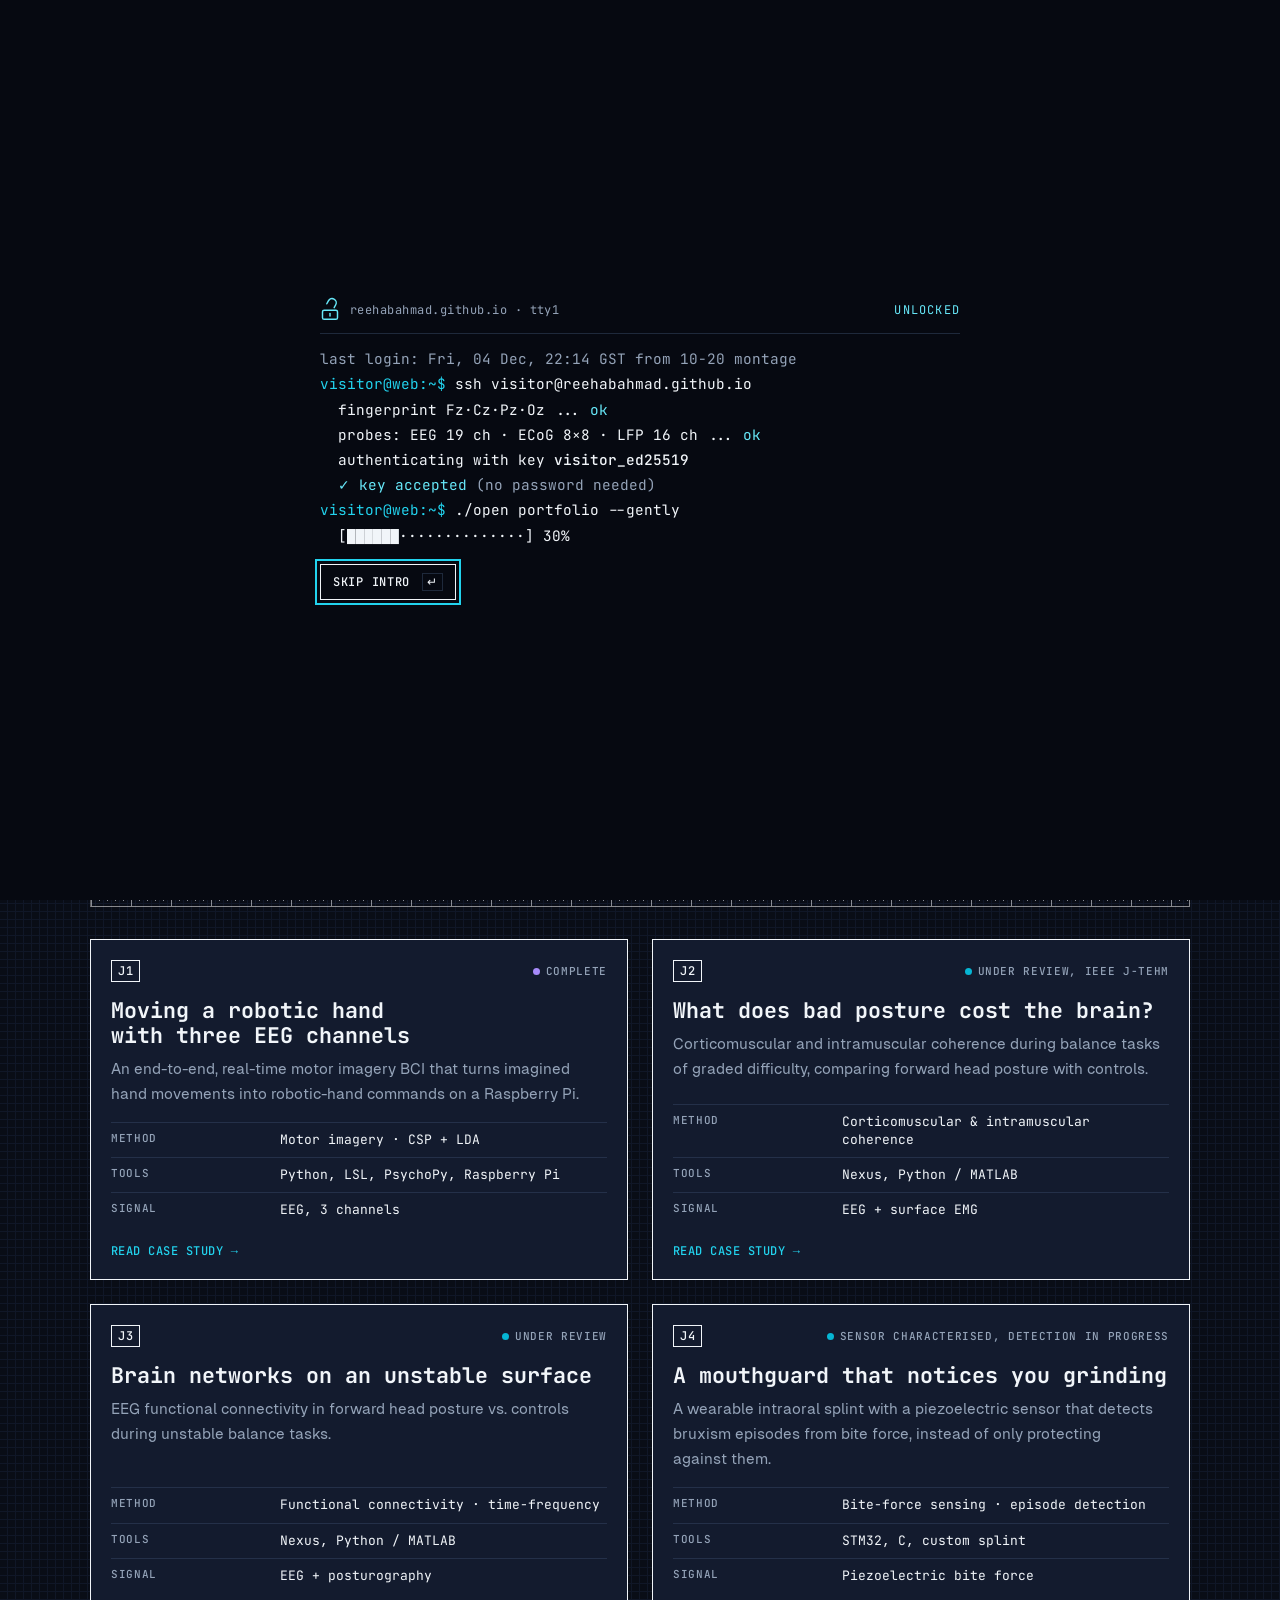
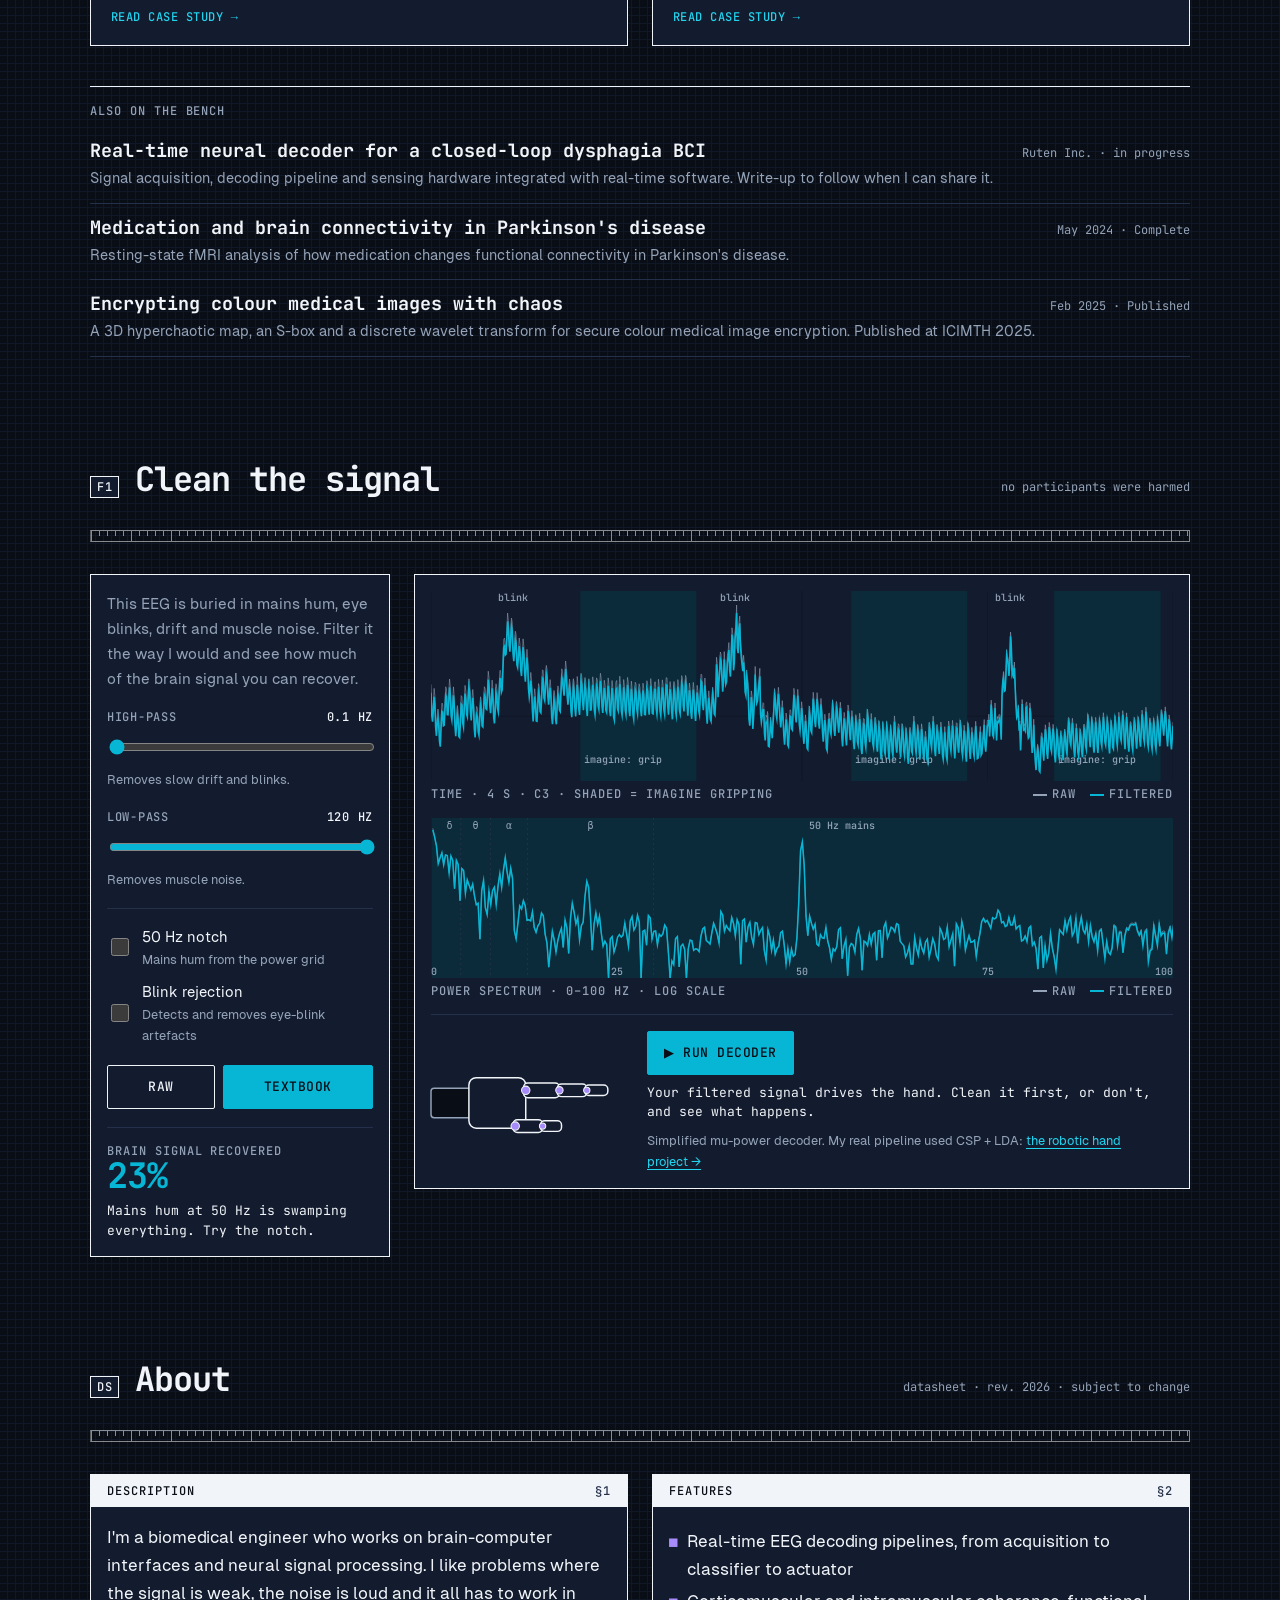
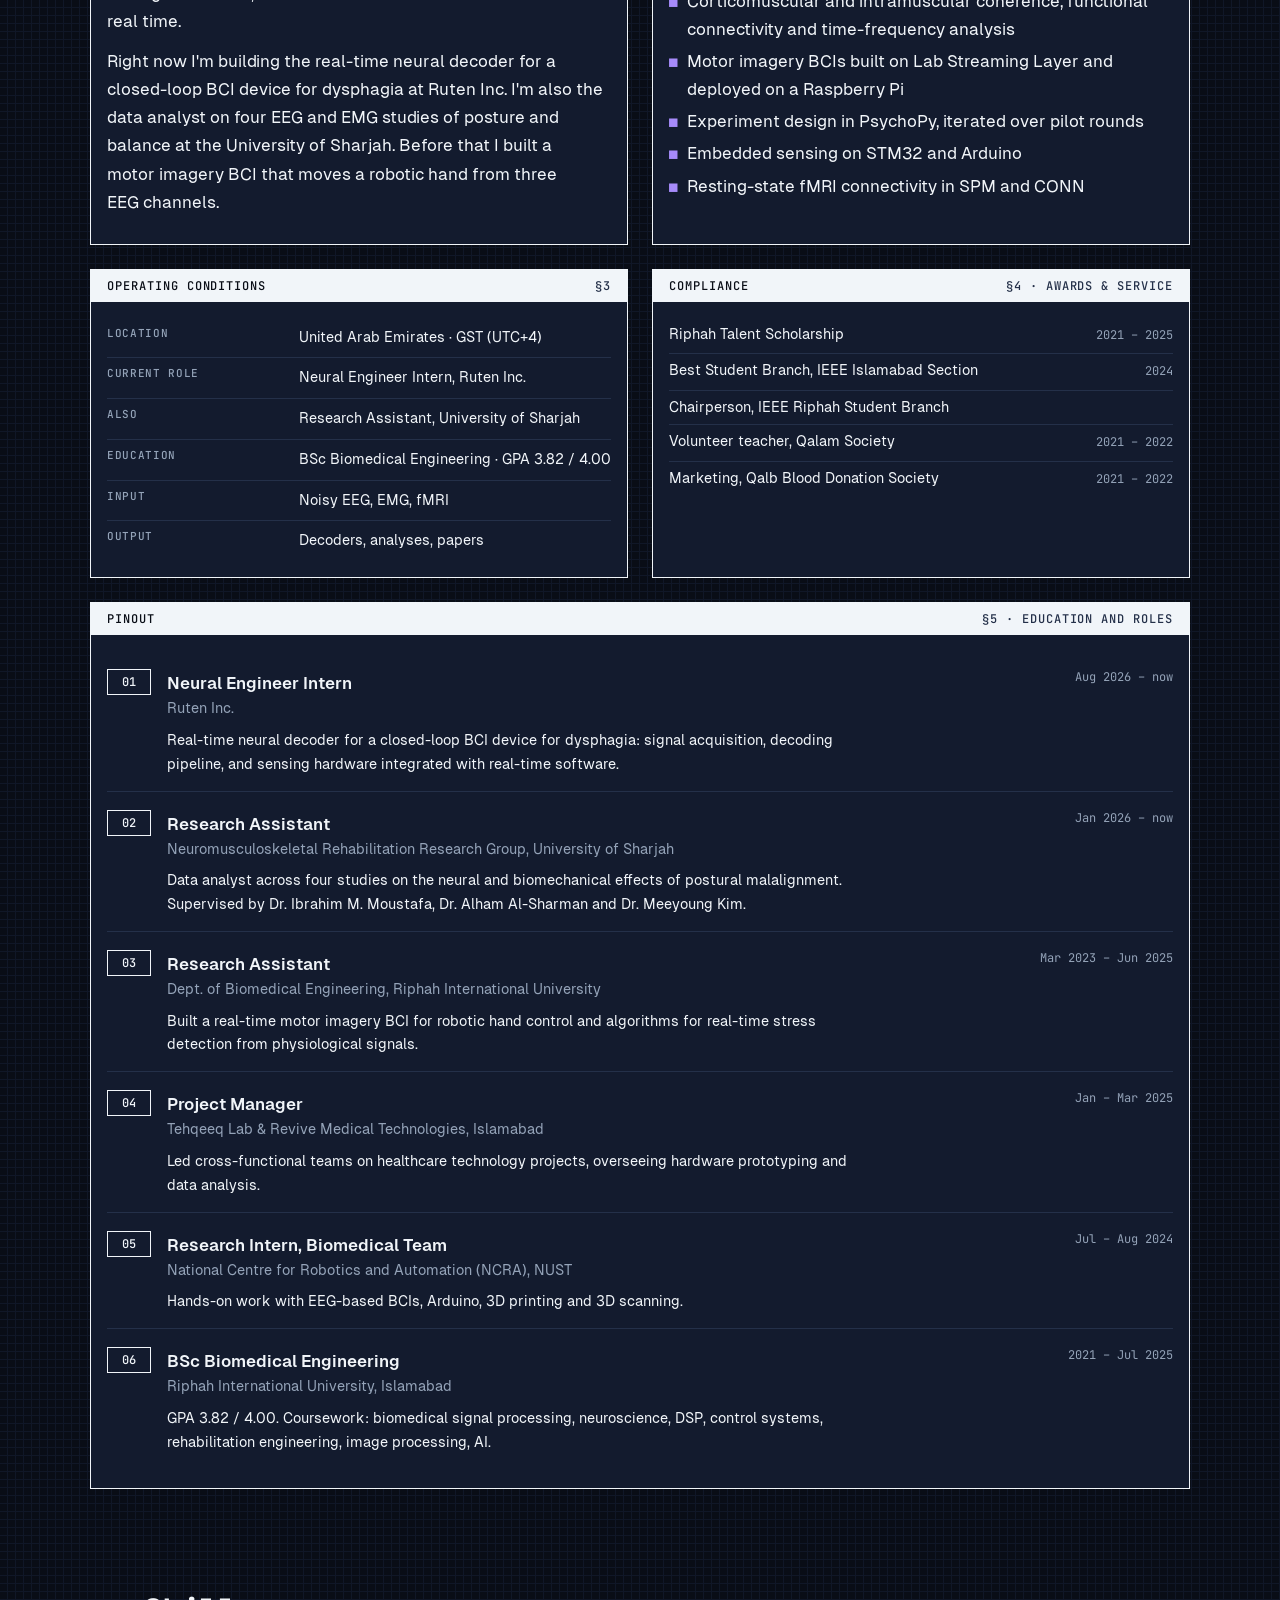
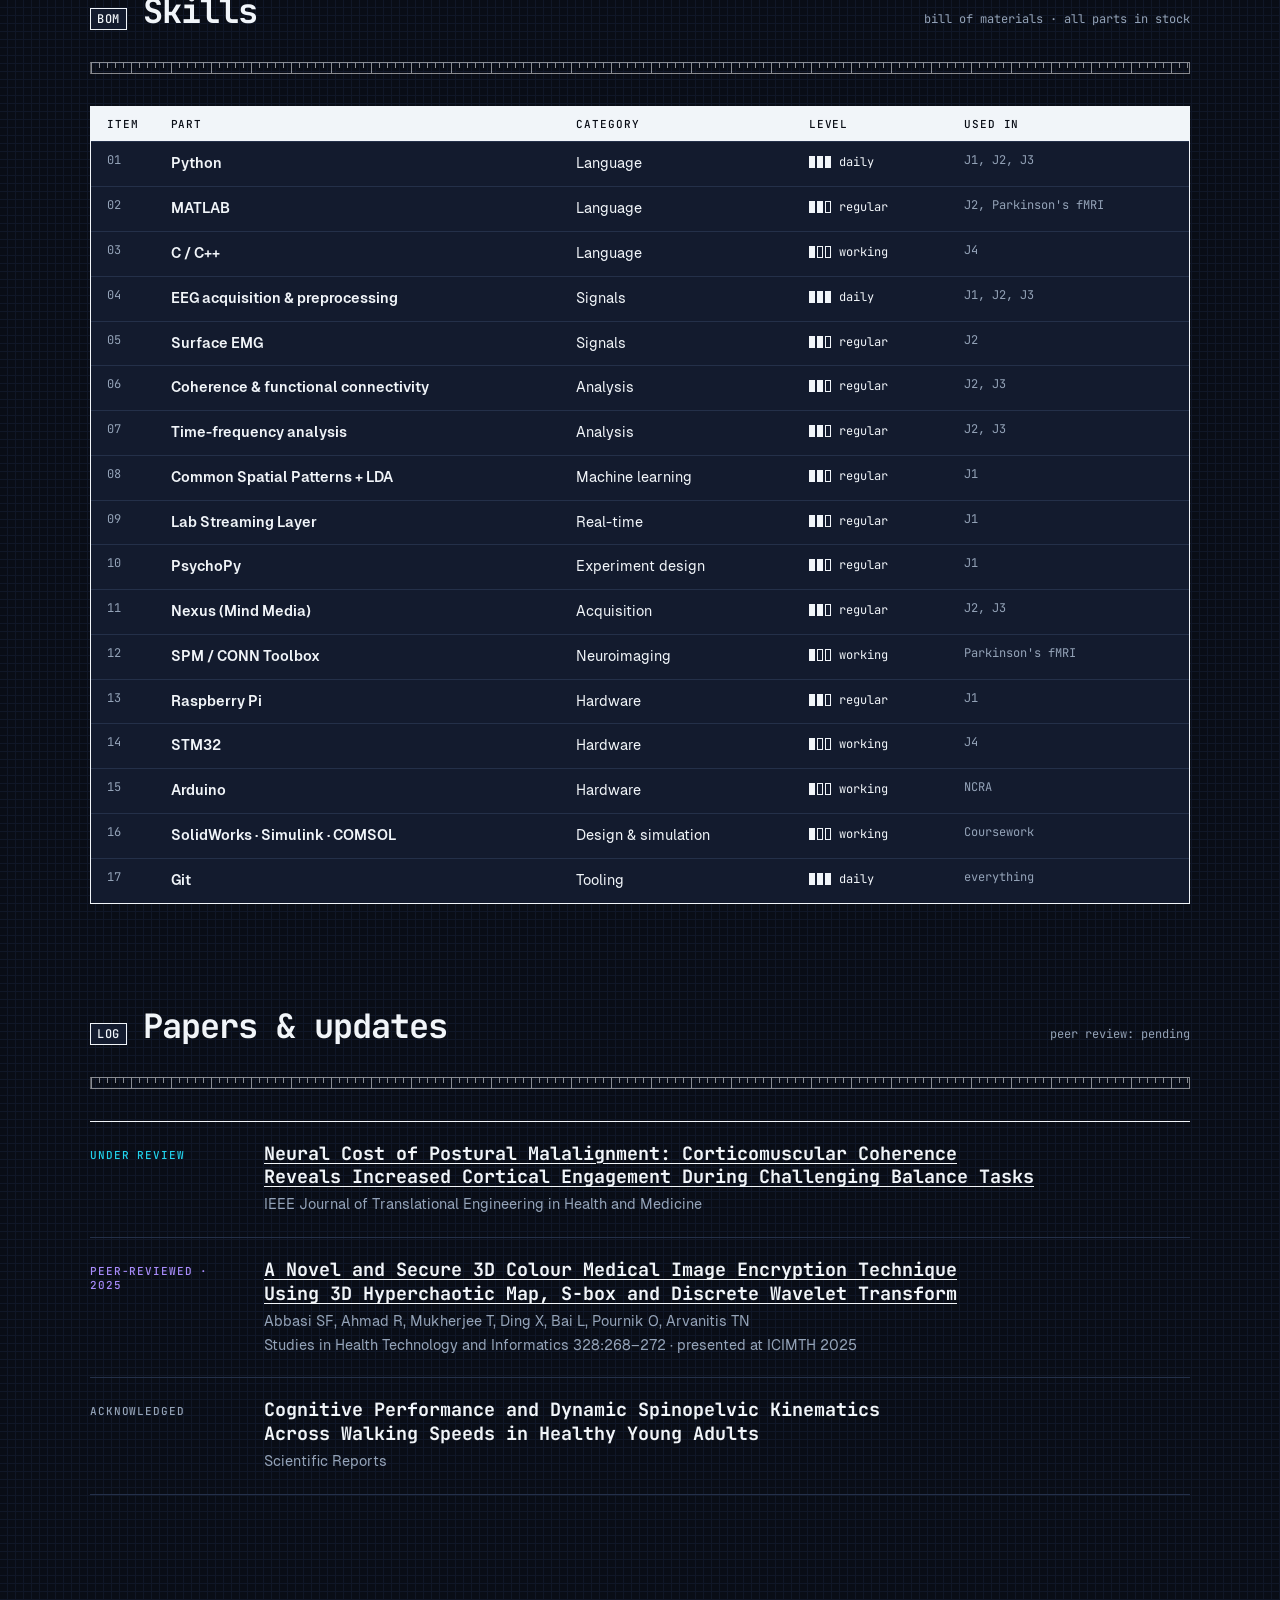
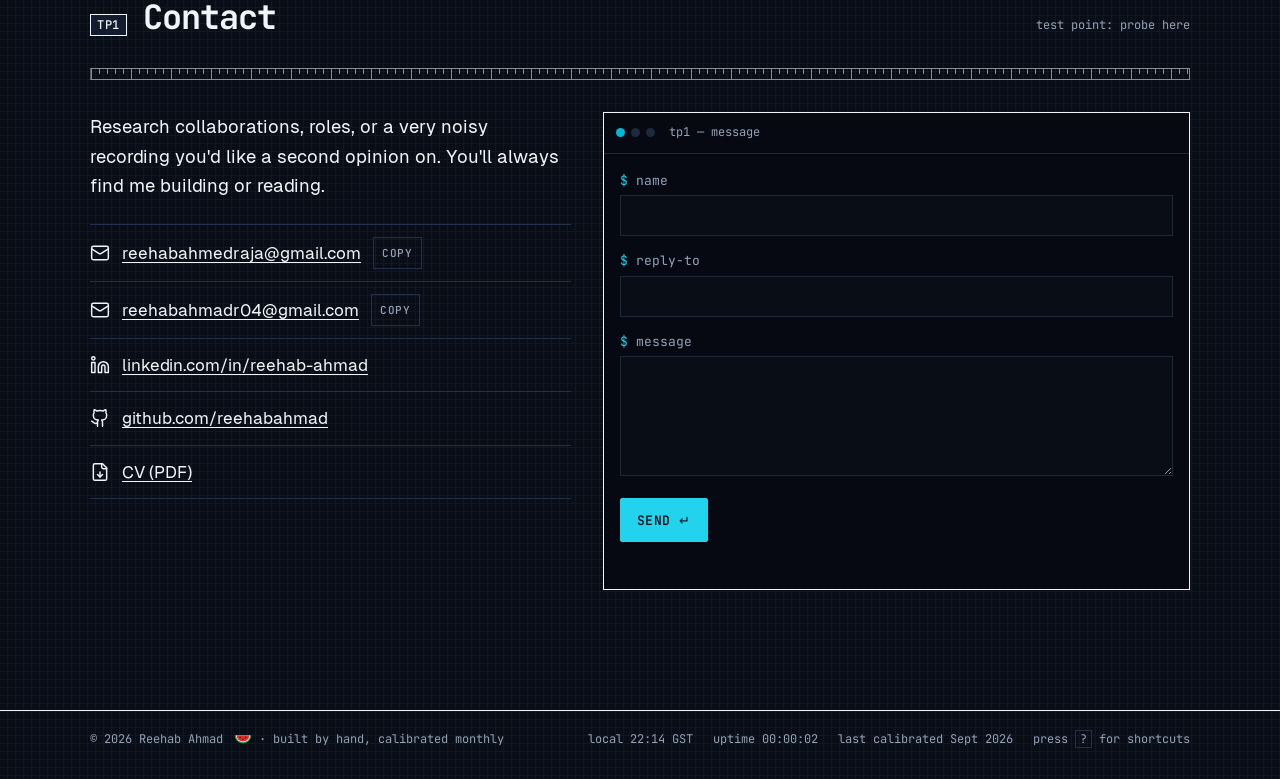
<file: index.html>
<!DOCTYPE html><html lang="en"><head><meta charset="utf-8"><script>try{if(!sessionStorage.getItem("unlocked")&&!matchMedia("(prefers-reduced-motion: reduce)").matches)document.documentElement.classList.add("locked")}catch(e){}</script><meta name="viewport" content="width=device-width, initial-scale=1, viewport-fit=cover"><title>Reehab Ahmad · Neural Engineer</title><meta name="description" content="Reehab Ahmad is a neural engineer working on EEG, brain-computer interfaces and real-time signal processing. Case studies, papers and contact."><link rel="canonical" href="https://reehabahmad.github.io/"><link rel="icon" href="/favicon.svg" type="image/svg+xml"><link rel="sitemap" href="/sitemap-index.xml"><meta name="theme-color" content="#090d16"><meta property="og:type" content="website"><meta property="og:title" content="Reehab Ahmad · Neural Engineer"><meta property="og:description" content="Reehab Ahmad is a neural engineer working on EEG, brain-computer interfaces and real-time signal processing. Case studies, papers and contact."><meta property="og:url" content="https://reehabahmad.github.io/"><meta property="og:image" content="https://reehabahmad.github.io/og.png"><meta property="og:image:width" content="1200"><meta property="og:image:height" content="630"><meta name="twitter:card" content="summary_large_image"><script type="application/ld+json">{"@context":"https://schema.org","@type":"Person","name":"Reehab Ahmad","jobTitle":"Neural Engineer","url":"https://reehabahmad.github.io/","email":"mailto:reehabahmedraja@gmail.com","sameAs":["https://github.com/reehabahmad","https://www.linkedin.com/in/reehab-ahmad"],"knowsAbout":["EEG","Brain-computer interfaces","Biomedical signal processing","Functional connectivity"],"alumniOf":{"@type":"CollegeOrUniversity","name":"Riphah International University"},"address":{"@type":"PostalAddress","addressCountry":"AE"}}</script><link rel="stylesheet" href="/_astro/Base.DhE6yoQc.css"></head><body><div class="lock" id="lock"><div class="lock-half lock-top" aria-hidden="true"></div><div class="lock-half lock-bottom" aria-hidden="true"></div><div class="lock-inner"><div class="lock-head" aria-hidden="true"><svg class="padlock" viewBox="0 0 24 24" fill="none" stroke="currentColor" stroke-width="1.75" stroke-linecap="round" stroke-linejoin="round"><path class="shackle" d="M7 11V7a5 5 0 0 1 10 0v4"></path><rect x="3" y="11" width="18" height="11" rx="2"></rect><path d="M12 15v3"></path></svg><span>reehabahmad.github.io · tty1</span><span class="lock-state" id="lock-state">locked</span></div><pre class="lock-term" id="lock-term" aria-hidden="true"></pre><button class="lock-skip" id="lock-skip" type="button">Skip intro <kbd>↵</kbd></button></div></div><script type="module">function e(){let e=document.documentElement,t=document.getElementById(`lock`);if(!t||!e.classList.contains(`locked`)){t?.remove();return}let n=document.getElementById(`lock-term`),r=document.getElementById(`lock-state`),i=document.getElementById(`lock-skip`),a=[{out:`<span class="dim">last login: ${new Date().toLocaleString(`en-GB`,{timeZone:`Asia/Dubai`,weekday:`short`,day:`2-digit`,month:`short`,hour:`2-digit`,minute:`2-digit`})} GST from 10-20 montage</span>`,wait:150},{cmd:`ssh visitor@reehabahmad.github.io`},{out:`  fingerprint Fz·Cz·Pz·Oz ... <span class="ok">ok</span>`,wait:120},{out:`  probes: EEG 19 ch · ECoG 8×8 · LFP 16 ch ... <span class="ok">ok</span>`,wait:120},{out:`  authenticating with key <b>visitor_ed25519</b>`,wait:150},{key:!0},{out:`  <span class="ok">✓ key accepted</span> <span class="dim">(no password needed)</span>`,wait:200},{cmd:`./open portfolio --gently`},{bar:!0},{out:`  <span class="ok">access granted.</span> welcome in.`,wait:300}],o=!1,s=[],c=e=>new Promise(t=>s.push(window.setTimeout(t,e))),l=(e=``)=>{let t=document.createElement(`div`);return t.innerHTML=e,n.append(t),t},u=()=>{if(!o){o=!0,s.forEach(clearTimeout);try{sessionStorage.setItem(`unlocked`,`1`)}catch{}t.classList.add(`unlocked`,`open`),r.textContent=`unlocked`,window.setTimeout(()=>{e.classList.remove(`locked`),t.remove()},650),removeEventListener(`keydown`,d)}},d=e=>{[`Enter`,`Escape`,` `].includes(e.key)&&(e.preventDefault(),u())};addEventListener(`keydown`,d),i.addEventListener(`click`,u),t.addEventListener(`click`,e=>{e.target!==i&&u()}),i.focus({preventScroll:!0}),(async()=>{for(let e of a){if(o)return;if(`cmd`in e){let t=l(`<span class="prompt">visitor@web:~$</span> `),n=document.createElement(`span`);t.append(n);let r=document.createElement(`i`);r.className=`caret`,t.append(r);for(let t of e.cmd)if(n.textContent+=t,await c(12+Math.random()*18),o)return;await c(110),r.remove()}else if(`out`in e)l(e.out),await c(e.wait??150);else if(`key`in e)t.classList.add(`unlocked`),r.textContent=`unlocked`,await c(150);else{let e=l();for(let t=0;t<=20;t++)if(e.textContent=`  [${`█`.repeat(t)}${`·`.repeat(20-t)}] ${Math.round(t/20*100)}%`,await c(16),o)return;await c(80)}}u()})()}e();</script><a class="skip" href="#main">Skip to content</a><header class="top"><div class="wrap"><a class="brand" href="/" data-probe="HOME · 0V · ok">Reehab Ahmad</a><nav aria-label="Primary"><a href="#work"><span>J</span>Work</a><a href="#lab"><span>F1</span>Lab</a><a href="#about"><span>DS</span>About</a><a href="#skills"><span>BOM</span>Skills</a><a href="#contact"><span>TP1</span>Contact</a><button class="led" id="led" type="button" aria-pressed="false" aria-label="Power LED: toggle debug view (D)" title="Debug view (D)"><i></i></button></nav></div></header><main id="main"><section class="hero" aria-labelledby="hero-title" data-ref="U1"><div class="wrap hero-grid"><div><span class="ref">U1 · Neural engineer</span><h1 id="hero-title">Reehab Ahmad</h1><p class="positioning">I work where the nervous system meets the circuit board.</p><p class="intro">Neural engineer building real-time EEG decoders and brain-computer interfaces. Currently at Ruten Inc. and the University of Sharjah.</p><div class="hero-actions"><a class="btn btn--primary" href="/cv.pdf" data-probe="CV · pdf · ok"><svg viewBox="0 0 24 24" fill="none" stroke="currentColor" stroke-width="1.75" stroke-linecap="round" stroke-linejoin="round" aria-hidden="true"><path d="M15 2H6a2 2 0 0 0-2 2v16a2 2 0 0 0 2 2h12a2 2 0 0 0 2-2V7Z"/><path d="M14 2v4a2 2 0 0 0 2 2h4"/><path d="M12 18v-6"/><path d="m9 15 3 3 3-3"/></svg> Download CV</a><a class="btn" href="#contact" data-probe="TP1 · 3.3V · ok">Contact</a><div class="icon-links"><a class="icon-link" href="https://github.com/reehabahmad" target="_blank" rel="noopener" aria-label="GitHub" data-probe="GH · link · ok"><svg viewBox="0 0 24 24" fill="none" stroke="currentColor" stroke-width="1.75" stroke-linecap="round" stroke-linejoin="round" aria-hidden="true"><path d="M15 22v-4a4.8 4.8 0 0 0-1-3.5c3 0 6-2 6-5.5.08-1.25-.27-2.48-1-3.5.28-1.15.28-2.35 0-3.5 0 0-1 0-3 1.5-2.64-.5-5.36-.5-8 0C6 2 5 2 5 2c-.3 1.15-.3 2.35 0 3.5A5.4 5.4 0 0 0 4 9c0 3.5 3 5.5 6 5.5-.39.49-.68 1.05-.85 1.65-.17.6-.22 1.23-.15 1.85v4"/><path d="M9 18c-4.51 2-5-2-7-2"/></svg></a><a class="icon-link" href="https://www.linkedin.com/in/reehab-ahmad" target="_blank" rel="noopener" aria-label="LinkedIn" data-probe="IN · link · ok"><svg viewBox="0 0 24 24" fill="none" stroke="currentColor" stroke-width="1.75" stroke-linecap="round" stroke-linejoin="round" aria-hidden="true"><path d="M16 8a6 6 0 0 1 6 6v7h-4v-7a2 2 0 0 0-2-2 2 2 0 0 0-2 2v7h-4v-7a6 6 0 0 1 6-6z"/><rect x="2" y="9" width="4" height="12"/><circle cx="4" cy="4" r="2"/></svg></a><a class="icon-link" href="mailto:reehabahmedraja@gmail.com" aria-label="Email reehabahmedraja@gmail.com" data-probe="MAIL · link · ok"><svg viewBox="0 0 24 24" fill="none" stroke="currentColor" stroke-width="1.75" stroke-linecap="round" stroke-linejoin="round" aria-hidden="true"><rect x="2" y="4" width="20" height="16" rx="2"/><path d="m22 7-8.97 5.7a1.94 1.94 0 0 1-2.06 0L2 7"/></svg></a></div></div></div><figure class="scope xhair" style="margin: 0"><div class="scope-bar"><p class="readout" id="readout" aria-live="polite">EEG · band: <b>alpha</b> · 8–12 Hz · live</p><div class="scope-controls"><div class="seg modes" role="group" aria-label="Recording"><button type="button" data-mode="eeg" aria-pressed="true" title="Scalp EEG">EEG</button><button type="button" data-mode="ecog" aria-pressed="false" title="Electrocorticography: a grid on the cortical surface">ECoG</button><button type="button" data-mode="lfp" aria-pressed="false" title="Local field potentials from a laminar probe">LFP</button></div><div class="seg bands" role="group" aria-label="Frequency band"><button type="button" data-band="delta" aria-pressed="false" title="delta · 1–4 Hz">δ</button><button type="button" data-band="theta" aria-pressed="false" title="theta · 4–8 Hz">θ</button><button type="button" data-band="alpha" aria-pressed="true" title="alpha · 8–12 Hz">α</button><button type="button" data-band="beta" aria-pressed="false" title="beta · 13–30 Hz">β</button></div></div></div><div class="map-wrap"><canvas id="map" role="img" aria-label="A top-down head outline with 19 EEG electrodes at 10–20 positions, connected by lines whose strength drifts slowly to show functional connectivity."></canvas></div><figcaption class="scope-foot label"><span id="scope-caption">EEG · 10–20 montage · 19 ch</span><span>hover to stimulate · click to switch band</span></figcaption></figure></div></section><script type="module" src="/_astro/Hero.astro_astro_type_script_index_0_lang.D0-kBAwW.js"></script><section class="sec" id="work" aria-labelledby="work-title" data-ref="J1–J4"><div class="wrap"><div class="sec-head"><span class="ref">J1–J4</span><h2 id="work-title">Selected work</h2><span class="aside">connectors: case studies inside</span></div><hr class="rule" aria-hidden="true" style="margin-bottom: 32px"><div class="cards"><article class="card" data-ref="J1" data-probe="J1 · 3.3V · ok"><div class="card-top"><span class="ref">J1</span><span class="status" data-state="done">Complete</span></div><h3><a href="/work/motor-imagery-bci/">Moving a robotic hand with three EEG channels</a></h3><p>An end-to-end, real-time motor imagery BCI that turns imagined hand movements into robotic-hand commands on a Raspberry Pi.</p><table class="spec"><tbody><tr><th scope="row">Method</th><td>Motor imagery · CSP + LDA</td></tr><tr><th scope="row">Tools</th><td>Python, LSL, PsychoPy, Raspberry Pi</td></tr><tr><th scope="row">Signal</th><td>EEG, 3 channels</td></tr></tbody></table><div class="card-foot"><span class="more" aria-hidden="true">Read case study →</span><span class="extra"></span></div></article><article class="card" data-ref="J2" data-probe="J2 · 3.3V · ok"><div class="card-top"><span class="ref">J2</span><span class="status" data-state="live">Under review, IEEE J-TEHM</span></div><h3><a href="/work/corticomuscular-coherence/">What does bad posture cost the brain?</a></h3><p>Corticomuscular and intramuscular coherence during balance tasks of graded difficulty, comparing forward head posture with controls.</p><table class="spec"><tbody><tr><th scope="row">Method</th><td>Corticomuscular &amp; intramuscular coherence</td></tr><tr><th scope="row">Tools</th><td>Nexus, Python / MATLAB</td></tr><tr><th scope="row">Signal</th><td>EEG + surface EMG</td></tr></tbody></table><div class="card-foot"><span class="more" aria-hidden="true">Read case study →</span><span class="extra"></span></div></article><article class="card" data-ref="J3" data-probe="J3 · 3.3V · ok"><div class="card-top"><span class="ref">J3</span><span class="status" data-state="live">Under review</span></div><h3><a href="/work/eeg-connectivity-balance/">Brain networks on an unstable surface</a></h3><p>EEG functional connectivity in forward head posture vs. controls during unstable balance tasks.</p><table class="spec"><tbody><tr><th scope="row">Method</th><td>Functional connectivity · time-frequency</td></tr><tr><th scope="row">Tools</th><td>Nexus, Python / MATLAB</td></tr><tr><th scope="row">Signal</th><td>EEG + posturography</td></tr></tbody></table><div class="card-foot"><span class="more" aria-hidden="true">Read case study →</span><span class="extra"></span></div></article><article class="card" data-ref="J4" data-probe="J4 · 3.3V · ok"><div class="card-top"><span class="ref">J4</span><span class="status" data-state="live">Sensor characterised, detection in progress</span></div><h3><a href="/work/smart-occlusal-splint/">A mouthguard that notices you grinding</a></h3><p>A wearable intraoral splint with a piezoelectric sensor that detects bruxism episodes from bite force, instead of only protecting against them.</p><table class="spec"><tbody><tr><th scope="row">Method</th><td>Bite-force sensing · episode detection</td></tr><tr><th scope="row">Tools</th><td>STM32, C, custom splint</td></tr><tr><th scope="row">Signal</th><td>Piezoelectric bite force</td></tr></tbody></table><div class="card-foot"><span class="more" aria-hidden="true">Read case study →</span><span class="extra"></span></div></article></div><div class="bench"><h3>Also on the bench</h3><ul><li><span style="font: 600 var(--step-1)/1.3 var(--font-display); color: var(--ink)">Real-time neural decoder for a closed-loop dysphagia BCI</span><span>Ruten Inc. · in progress</span><p>Signal acquisition, decoding pipeline and sensing hardware integrated with real-time software. Write-up to follow when I can share it.</p></li><li><a href="/work/parkinsons-fmri/">Medication and brain connectivity in Parkinson&#39;s disease</a><span>May 2024 · Complete</span><p>Resting-state fMRI analysis of how medication changes functional connectivity in Parkinson&#39;s disease.</p></li><li><a href="/work/medical-image-encryption/">Encrypting colour medical images with chaos</a><span>Feb 2025 · Published</span><p>A 3D hyperchaotic map, an S-box and a discrete wavelet transform for secure colour medical image encryption. Published at ICIMTH 2025.</p></li></ul></div></div></section><section class="sec" id="lab" aria-labelledby="lab-title" data-ref="F1"><div class="wrap"><div class="sec-head"><span class="ref">F1</span><h2 id="lab-title">Clean the signal</h2><span class="aside">no participants were harmed</span></div><hr class="rule" aria-hidden="true" style="margin-bottom: 32px"><div class="lab"><div class="lab-controls" data-ref="F1-A"><p class="lab-intro">This EEG is buried in mains hum, eye blinks, drift and muscle noise. Filter it the way I would and see how much of the brain signal you can recover.</p><div class="lab-field"><label for="lab-hp">High-pass <output id="lab-hp-out" for="lab-hp">0.1 Hz</output></label><input id="lab-hp" type="range" min="0.1" max="15" step="0.1" value="0.1" aria-valuetext="0.1 Hz"><small>Removes slow drift and blinks.</small></div><div class="lab-field"><label for="lab-lp">Low-pass <output id="lab-lp-out" for="lab-lp">120 Hz</output></label><input id="lab-lp" type="range" min="15" max="120" step="1" value="120" aria-valuetext="120 Hz"><small>Removes muscle noise.</small></div><div class="lab-toggles"><label class="lab-toggle"><input id="lab-notch" type="checkbox"><span>50 Hz notch <small>Mains hum from the power grid</small></span></label><label class="lab-toggle"><input id="lab-blink" type="checkbox"><span>Blink rejection <small>Detects and removes eye-blink artefacts</small></span></label></div><div class="lab-presets"><button class="btn" type="button" id="lab-raw">Raw</button><button class="btn btn--primary" type="button" id="lab-textbook">Textbook</button></div><div class="lab-score" aria-live="polite"><p class="label">Brain signal recovered</p><p class="pct" id="lab-pct">–</p><p class="note" id="lab-note"></p></div></div><div class="lab-plots" data-ref="F1-B"><figure class="lab-plot"><canvas id="lab-time" role="img" aria-label="About four seconds of EEG over the motor cortex, with three shaded moments where the participant imagines gripping. The raw recording is drawn faintly and the filtered signal on top; after running the decoder, a bar marks when it sent a grip command."></canvas><figcaption class="label"><span>Time · 4 s · C3 · shaded = imagine gripping</span><span class="lab-legend"><span><i style="background: var(--ink-muted)"></i>raw</span><span><i style="background: var(--accent)"></i>filtered</span></span></figcaption></figure><figure class="lab-plot"><canvas id="lab-freq" role="img" aria-label="Power spectrum from 0 to 100 hertz with the delta, theta, alpha and beta bands marked. The passband of the current filters is highlighted, and a spike at 50 hertz shows mains hum until the notch filter is on."></canvas><figcaption class="label"><span>Power spectrum · 0–100 Hz · log scale</span><span class="lab-legend"><span><i style="background: var(--ink-muted)"></i>raw</span><span><i style="background: var(--accent)"></i>filtered</span></span></figcaption></figure><div class="lab-robot" data-ref="F1-C"><svg class="hand" id="lab-hand" viewBox="0 0 190 110" role="img" aria-label="Robotic hand, open"><rect class="arm" x="0" y="42" width="40" height="28" rx="3"></rect><rect class="palm" x="36" y="32" width="54" height="48" rx="7"></rect><g class="j p1"><rect x="88" y="37" width="34" height="14" rx="4"></rect><circle cx="90" cy="44" r="4"></circle><g class="j p2"><rect x="120" y="38" width="28" height="12" rx="4"></rect><circle cx="122" cy="44" r="3.5"></circle><g class="j p3"><rect class="tip" x="146" y="39" width="22" height="10" rx="4"></rect><circle cx="148" cy="44" r="3"></circle></g></g></g><g class="j t1"><rect x="78" y="72" width="28" height="12" rx="4"></rect><circle cx="80" cy="78" r="4"></circle><g class="j t2"><rect class="tip" x="104" y="73" width="20" height="10" rx="4"></rect><circle cx="106" cy="78" r="3"></circle></g></g></svg><div class="lab-robot-ui"><button class="btn btn--primary" type="button" id="lab-run">▶ Run decoder</button><p class="lab-run-result" id="lab-run-result" aria-live="polite">Your filtered signal drives the hand. Clean it first, or don't, and see what happens.</p><p class="tiny">Simplified mu-power decoder. My real pipeline used CSP + LDA: <a href="/work/motor-imagery-bci/">the robotic hand project →</a></p></div></div></div></div></div></section><script type="module" src="/_astro/SignalLab.astro_astro_type_script_index_0_lang.CjI63Jmt.js"></script><section class="sec" id="about" aria-labelledby="about-title" data-ref="DS"><div class="wrap"><div class="sec-head"><span class="ref">DS</span><h2 id="about-title">About</h2><span class="aside">datasheet · rev. 2026 · subject to change</span></div><hr class="rule" aria-hidden="true" style="margin-bottom: 32px"><div class="ds"><div class="ds-block" data-ref="DS-1"><h3>Description <span>§1</span></h3><div class="ds-body"><p>I'm a biomedical engineer who works on brain-computer interfaces and neural signal processing. I like problems where the signal is weak, the noise is loud and it all has to work in real time.</p><p>Right now I'm building the real-time neural decoder for a closed-loop BCI device for dysphagia at Ruten Inc. I'm also the data analyst on four EEG and EMG studies of posture and balance at the University of Sharjah. Before that I built a motor imagery BCI that moves a robotic hand from three EEG channels.</p></div></div><div class="ds-block" data-ref="DS-2"><h3>Features <span>§2</span></h3><div class="ds-body"><ul><li>Real-time EEG decoding pipelines, from acquisition to classifier to actuator</li><li>Corticomuscular and intramuscular coherence, functional connectivity and time-frequency analysis</li><li>Motor imagery BCIs built on Lab Streaming Layer and deployed on a Raspberry Pi</li><li>Experiment design in PsychoPy, iterated over pilot rounds</li><li>Embedded sensing on STM32 and Arduino</li><li>Resting-state fMRI connectivity in SPM and CONN</li></ul></div></div><div class="ds-block" data-ref="DS-3"><h3>Operating conditions <span>§3</span></h3><div class="ds-body"><table class="kv"><tbody><tr><th scope="row">Location</th><td>United Arab Emirates · GST (UTC+4)</td></tr><tr><th scope="row">Current role</th><td>Neural Engineer Intern, Ruten Inc.</td></tr><tr><th scope="row">Also</th><td>Research Assistant, University of Sharjah</td></tr><tr><th scope="row">Education</th><td>BSc Biomedical Engineering · GPA 3.82 / 4.00</td></tr><tr><th scope="row">Input</th><td>Noisy EEG, EMG, fMRI</td></tr><tr><th scope="row">Output</th><td>Decoders, analyses, papers</td></tr></tbody></table></div></div><div class="ds-block" data-ref="DS-4"><h3>Compliance <span>§4 · awards &amp; service</span></h3><div class="ds-body"><table class="kv"><tbody><tr><th scope="row" style="width:auto; text-transform:none; letter-spacing:0; font-family: var(--font-body); font-size: 0.9rem; color: var(--ink)">Riphah Talent Scholarship</th><td class="mono" style="text-align:right; font-size:0.75rem; color: var(--ink-muted)">2021 – 2025</td></tr><tr><th scope="row" style="width:auto; text-transform:none; letter-spacing:0; font-family: var(--font-body); font-size: 0.9rem; color: var(--ink)">Best Student Branch, IEEE Islamabad Section</th><td class="mono" style="text-align:right; font-size:0.75rem; color: var(--ink-muted)">2024</td></tr><tr><th scope="row" style="width:auto; text-transform:none; letter-spacing:0; font-family: var(--font-body); font-size: 0.9rem; color: var(--ink)">Chairperson, IEEE Riphah Student Branch</th><td class="mono" style="text-align:right; font-size:0.75rem; color: var(--ink-muted)"></td></tr><tr><th scope="row" style="width:auto; text-transform:none; letter-spacing:0; font-family: var(--font-body); font-size: 0.9rem; color: var(--ink)">Volunteer teacher, Qalam Society</th><td class="mono" style="text-align:right; font-size:0.75rem; color: var(--ink-muted)">2021 – 2022</td></tr><tr><th scope="row" style="width:auto; text-transform:none; letter-spacing:0; font-family: var(--font-body); font-size: 0.9rem; color: var(--ink)">Marketing, Qalb Blood Donation Society</th><td class="mono" style="text-align:right; font-size:0.75rem; color: var(--ink-muted)">2021 – 2022</td></tr></tbody></table></div></div><div class="ds-block ds-wide" data-ref="DS-5"><h3>Pinout <span>§5 · education and roles</span></h3><div class="ds-body"><ol class="pins"><li><span class="pin" aria-hidden="true">01</span><div><b>Neural Engineer Intern</b><div class="org">Ruten Inc.</div></div><span class="when">Aug 2026 – now</span><p class="note">Real-time neural decoder for a closed-loop BCI device for dysphagia: signal acquisition, decoding pipeline, and sensing hardware integrated with real-time software.</p></li><li><span class="pin" aria-hidden="true">02</span><div><b>Research Assistant</b><div class="org">Neuromusculoskeletal Rehabilitation Research Group, University of Sharjah</div></div><span class="when">Jan 2026 – now</span><p class="note">Data analyst across four studies on the neural and biomechanical effects of postural malalignment. Supervised by Dr. Ibrahim M. Moustafa, Dr. Alham Al-Sharman and Dr. Meeyoung Kim.</p></li><li><span class="pin" aria-hidden="true">03</span><div><b>Research Assistant</b><div class="org">Dept. of Biomedical Engineering, Riphah International University</div></div><span class="when">Mar 2023 – Jun 2025</span><p class="note">Built a real-time motor imagery BCI for robotic hand control and algorithms for real-time stress detection from physiological signals.</p></li><li><span class="pin" aria-hidden="true">04</span><div><b>Project Manager</b><div class="org">Tehqeeq Lab &amp; Revive Medical Technologies, Islamabad</div></div><span class="when">Jan – Mar 2025</span><p class="note">Led cross-functional teams on healthcare technology projects, overseeing hardware prototyping and data analysis.</p></li><li><span class="pin" aria-hidden="true">05</span><div><b>Research Intern, Biomedical Team</b><div class="org">National Centre for Robotics and Automation (NCRA), NUST</div></div><span class="when">Jul – Aug 2024</span><p class="note">Hands-on work with EEG-based BCIs, Arduino, 3D printing and 3D scanning.</p></li><li><span class="pin" aria-hidden="true">06</span><div><b>BSc Biomedical Engineering</b><div class="org">Riphah International University, Islamabad</div></div><span class="when">2021 – Jul 2025</span><p class="note">GPA 3.82 / 4.00. Coursework: biomedical signal processing, neuroscience, DSP, control systems, rehabilitation engineering, image processing, AI.</p></li></ol></div></div></div></div></section><section class="sec" id="skills" aria-labelledby="skills-title" data-ref="BOM"><div class="wrap"><div class="sec-head"><span class="ref">BOM</span><h2 id="skills-title">Skills</h2><span class="aside">bill of materials · all parts in stock</span></div><hr class="rule" aria-hidden="true" style="margin-bottom: 32px"><div class="table-scroll"><table class="bom"><caption class="visually-hidden">Skills, with category, level of use and the projects they were used in</caption><thead><tr><th scope="col">Item</th><th scope="col">Part</th><th scope="col">Category</th><th scope="col">Level</th><th scope="col">Used in</th></tr></thead><tbody><tr><td>01</td><td class="part">Python</td><td>Language</td><td><span class="lvl"><i aria-hidden="true"><b class="on"></b><b class="on"></b><b class="on"></b></i>daily</span></td><td class="used">J1, J2, J3</td></tr><tr><td>02</td><td class="part">MATLAB</td><td>Language</td><td><span class="lvl"><i aria-hidden="true"><b class="on"></b><b class="on"></b><b class></b></i>regular</span></td><td class="used">J2, Parkinson&#39;s fMRI</td></tr><tr><td>03</td><td class="part">C / C++</td><td>Language</td><td><span class="lvl"><i aria-hidden="true"><b class="on"></b><b class></b><b class></b></i>working</span></td><td class="used">J4</td></tr><tr><td>04</td><td class="part">EEG acquisition &amp; preprocessing</td><td>Signals</td><td><span class="lvl"><i aria-hidden="true"><b class="on"></b><b class="on"></b><b class="on"></b></i>daily</span></td><td class="used">J1, J2, J3</td></tr><tr><td>05</td><td class="part">Surface EMG</td><td>Signals</td><td><span class="lvl"><i aria-hidden="true"><b class="on"></b><b class="on"></b><b class></b></i>regular</span></td><td class="used">J2</td></tr><tr><td>06</td><td class="part">Coherence &amp; functional connectivity</td><td>Analysis</td><td><span class="lvl"><i aria-hidden="true"><b class="on"></b><b class="on"></b><b class></b></i>regular</span></td><td class="used">J2, J3</td></tr><tr><td>07</td><td class="part">Time-frequency analysis</td><td>Analysis</td><td><span class="lvl"><i aria-hidden="true"><b class="on"></b><b class="on"></b><b class></b></i>regular</span></td><td class="used">J2, J3</td></tr><tr><td>08</td><td class="part">Common Spatial Patterns + LDA</td><td>Machine learning</td><td><span class="lvl"><i aria-hidden="true"><b class="on"></b><b class="on"></b><b class></b></i>regular</span></td><td class="used">J1</td></tr><tr><td>09</td><td class="part">Lab Streaming Layer</td><td>Real-time</td><td><span class="lvl"><i aria-hidden="true"><b class="on"></b><b class="on"></b><b class></b></i>regular</span></td><td class="used">J1</td></tr><tr><td>10</td><td class="part">PsychoPy</td><td>Experiment design</td><td><span class="lvl"><i aria-hidden="true"><b class="on"></b><b class="on"></b><b class></b></i>regular</span></td><td class="used">J1</td></tr><tr><td>11</td><td class="part">Nexus (Mind Media)</td><td>Acquisition</td><td><span class="lvl"><i aria-hidden="true"><b class="on"></b><b class="on"></b><b class></b></i>regular</span></td><td class="used">J2, J3</td></tr><tr><td>12</td><td class="part">SPM / CONN Toolbox</td><td>Neuroimaging</td><td><span class="lvl"><i aria-hidden="true"><b class="on"></b><b class></b><b class></b></i>working</span></td><td class="used">Parkinson&#39;s fMRI</td></tr><tr><td>13</td><td class="part">Raspberry Pi</td><td>Hardware</td><td><span class="lvl"><i aria-hidden="true"><b class="on"></b><b class="on"></b><b class></b></i>regular</span></td><td class="used">J1</td></tr><tr><td>14</td><td class="part">STM32</td><td>Hardware</td><td><span class="lvl"><i aria-hidden="true"><b class="on"></b><b class></b><b class></b></i>working</span></td><td class="used">J4</td></tr><tr><td>15</td><td class="part">Arduino</td><td>Hardware</td><td><span class="lvl"><i aria-hidden="true"><b class="on"></b><b class></b><b class></b></i>working</span></td><td class="used">NCRA</td></tr><tr><td>16</td><td class="part">SolidWorks · Simulink · COMSOL</td><td>Design &amp; simulation</td><td><span class="lvl"><i aria-hidden="true"><b class="on"></b><b class></b><b class></b></i>working</span></td><td class="used">Coursework</td></tr><tr><td>17</td><td class="part">Git</td><td>Tooling</td><td><span class="lvl"><i aria-hidden="true"><b class="on"></b><b class="on"></b><b class="on"></b></i>daily</span></td><td class="used">everything</td></tr></tbody></table></div></div></section><section class="sec" id="log" aria-labelledby="log-title" data-ref="LOG"><div class="wrap"><div class="sec-head"><span class="ref">LOG</span><h2 id="log-title">Papers &amp; updates</h2><span class="aside">peer review: pending</span></div><hr class="rule" aria-hidden="true" style="margin-bottom: 32px"><ol class="log"><li><span class="kind" data-k="Under review">Under review</span><div><h3><a href="/work/corticomuscular-coherence/">Neural Cost of Postural Malalignment: Corticomuscular Coherence Reveals Increased Cortical Engagement During Challenging Balance Tasks</a></h3><p>IEEE Journal of Translational Engineering in Health and Medicine</p></div></li><li><span class="kind" data-k="Peer-reviewed">Peer-reviewed · 2025</span><div><h3><a href="https://doi.org/10.3233/SHTI250717" target="_blank" rel="noopener">A Novel and Secure 3D Colour Medical Image Encryption Technique Using 3D Hyperchaotic Map, S-box and Discrete Wavelet Transform</a></h3><p>Abbasi SF, Ahmad R, Mukherjee T, Ding X, Bai L, Pournik O, Arvanitis TN</p><p>Studies in Health Technology and Informatics 328:268–272 · presented at ICIMTH 2025</p></div></li><li><span class="kind" data-k="Acknowledged">Acknowledged</span><div><h3>Cognitive Performance and Dynamic Spinopelvic Kinematics Across Walking Speeds in Healthy Young Adults</h3><p>Scientific Reports</p></div></li></ol></div></section><section class="sec" id="contact" aria-labelledby="contact-title" data-ref="TP1"><div class="wrap"><div class="sec-head"><span class="ref">TP1</span><h2 id="contact-title">Contact</h2><span class="aside">test point: probe here</span></div><hr class="rule" aria-hidden="true" style="margin-bottom: 32px"><div class="contact-grid"><div><p class="contact-lead">Research collaborations, roles, or a very noisy recording you'd like a second opinion on. You'll always find me building or reading.</p><ul class="channels"><li><svg viewBox="0 0 24 24" fill="none" stroke="currentColor" stroke-width="1.75" stroke-linecap="round" stroke-linejoin="round" aria-hidden="true"><rect x="2" y="4" width="20" height="16" rx="2"/><path d="m22 7-8.97 5.7a1.94 1.94 0 0 1-2.06 0L2 7"/></svg><a href="mailto:reehabahmedraja@gmail.com">reehabahmedraja@gmail.com</a><button class="copy" type="button" data-copy="reehabahmedraja@gmail.com">Copy</button></li><li><svg viewBox="0 0 24 24" fill="none" stroke="currentColor" stroke-width="1.75" stroke-linecap="round" stroke-linejoin="round" aria-hidden="true"><rect x="2" y="4" width="20" height="16" rx="2"/><path d="m22 7-8.97 5.7a1.94 1.94 0 0 1-2.06 0L2 7"/></svg><a href="mailto:reehabahmadr04@gmail.com">reehabahmadr04@gmail.com</a><button class="copy" type="button" data-copy="reehabahmadr04@gmail.com">Copy</button></li><li><svg viewBox="0 0 24 24" fill="none" stroke="currentColor" stroke-width="1.75" stroke-linecap="round" stroke-linejoin="round" aria-hidden="true"><path d="M16 8a6 6 0 0 1 6 6v7h-4v-7a2 2 0 0 0-2-2 2 2 0 0 0-2 2v7h-4v-7a6 6 0 0 1 6-6z"/><rect x="2" y="9" width="4" height="12"/><circle cx="4" cy="4" r="2"/></svg><a href="https://www.linkedin.com/in/reehab-ahmad" target="_blank" rel="noopener">linkedin.com/in/reehab-ahmad</a></li><li><svg viewBox="0 0 24 24" fill="none" stroke="currentColor" stroke-width="1.75" stroke-linecap="round" stroke-linejoin="round" aria-hidden="true"><path d="M15 22v-4a4.8 4.8 0 0 0-1-3.5c3 0 6-2 6-5.5.08-1.25-.27-2.48-1-3.5.28-1.15.28-2.35 0-3.5 0 0-1 0-3 1.5-2.64-.5-5.36-.5-8 0C6 2 5 2 5 2c-.3 1.15-.3 2.35 0 3.5A5.4 5.4 0 0 0 4 9c0 3.5 3 5.5 6 5.5-.39.49-.68 1.05-.85 1.65-.17.6-.22 1.23-.15 1.85v4"/><path d="M9 18c-4.51 2-5-2-7-2"/></svg><a href="https://github.com/reehabahmad" target="_blank" rel="noopener">github.com/reehabahmad</a></li><li><svg viewBox="0 0 24 24" fill="none" stroke="currentColor" stroke-width="1.75" stroke-linecap="round" stroke-linejoin="round" aria-hidden="true"><path d="M15 2H6a2 2 0 0 0-2 2v16a2 2 0 0 0 2 2h12a2 2 0 0 0 2-2V7Z"/><path d="M14 2v4a2 2 0 0 0 2 2h4"/><path d="M12 18v-6"/><path d="m9 15 3 3 3-3"/></svg><a href="/cv.pdf">CV (PDF)</a></li></ul></div><div class="term"><div class="term-bar" aria-hidden="true"><i></i><i></i><i></i><span>tp1 — message</span></div><form id="contact-form" data-email="reehabahmedraja@gmail.com" novalidate><div><label for="c-name">name</label><input id="c-name" name="name" autocomplete="name" required></div><div><label for="c-email">reply-to</label><input id="c-email" name="email" type="email" autocomplete="email" required></div><div><label for="c-msg">message</label><textarea id="c-msg" name="message" required></textarea></div><button class="btn" type="submit">Send ↵</button><p class="term-out" id="c-out" role="status" aria-live="polite"></p></form></div></div></div></section><script type="module">function e(){let e=document.getElementById(`contact-form`);if(!e)return;let t=document.getElementById(`c-out`),n=e.dataset.email;e.addEventListener(`submit`,async r=>{r.preventDefault();let i=Object.fromEntries(new FormData(e)),a=[`name`,`email`,`message`].find(e=>!i[e]?.trim());if(a){t.textContent=`> error: ${a===`email`?`reply-to`:a} is empty`,e.elements.namedItem(a).focus();return}if(!/^[^\s@]+@[^\s@]+\.[^\s@]+$/.test(i.email)){t.textContent=`> error: reply-to doesn't look like an email address`,e.elements.namedItem(`email`).focus();return}{let e=`${i.message}\n\n— ${i.name} (${i.email})`;location.href=`mailto:${n}?subject=${encodeURIComponent(`Hello from ${i.name}`)}&body=${encodeURIComponent(e)}`,t.textContent=`> opening your email app. If nothing opens, write to ${n}.`;return}})}e();</script></main><footer class="foot"><div class="wrap"><span>© 2026 Reehab Ahmad <svg class="melon" viewBox="0 0 32 20" role="img" aria-label="watermelon"><path d="M1 2 A15 15 0 0 0 31 2 Z" fill="#149954"></path><path d="M3.4 2 A12.6 12.6 0 0 0 28.6 2 Z" fill="#ffffff"></path><path d="M4.6 2 A11.4 11.4 0 0 0 27.4 2 Z" fill="#e4312b"></path><ellipse cx="11" cy="6" rx="0.9" ry="1.5" fill="#000000"></ellipse><ellipse cx="16" cy="9" rx="0.9" ry="1.5" fill="#000000"></ellipse><ellipse cx="21" cy="6" rx="0.9" ry="1.5" fill="#000000"></ellipse></svg> · built by hand, calibrated monthly</span><div class="readouts" aria-label="Instrument readouts"><span>local <span id="clock">--:--</span> GST</span><span>uptime <span id="uptime">00:00:00</span></span><span>last calibrated Sept 2026</span><span>press <kbd>?</kbd> for shortcuts</span></div></div></footer><div class="probe" id="probe" aria-hidden="true"></div><dialog id="keys" aria-labelledby="keys-title"><h2 id="keys-title">Shortcuts</h2><dl><dt><kbd>D</kbd></dt><dd>Toggle debug view (schematic mode)</dd><dt><kbd>?</kbd></dt><dd>Show this list</dd><dt><kbd>Esc</kbd></dt><dd>Close</dd></dl><form method="dialog"><button class="btn">Close</button></form></dialog><script type="module">var e=document.documentElement,t=document.getElementById(`led`),n=()=>document.querySelectorAll(`[data-ref]`).forEach(e=>{let t=e.getBoundingClientRect();e.dataset.dim=`${Math.round(t.width)}×${Math.round(t.height)}`}),r=r=>{e.classList.toggle(`debug`,r),t?.setAttribute(`aria-pressed`,String(r)),r&&n()};t?.addEventListener(`click`,()=>r(!e.classList.contains(`debug`))),addEventListener(`resize`,()=>{e.classList.contains(`debug`)&&n()});var i=document.getElementById(`keys`);addEventListener(`keydown`,t=>{let n=t.target;t.metaKey||t.ctrlKey||t.altKey||/input|textarea|select/i.test(n.tagName)||n.isContentEditable||(t.key===`d`||t.key===`D`?r(!e.classList.contains(`debug`)):t.key===`?`&&(i?.open?i.close():i?.showModal()))});var a=document.getElementById(`probe`);a&&matchMedia(`(pointer: fine)`).matches&&(e.classList.add(`has-probe`),addEventListener(`pointermove`,e=>{let t=e.target.closest(`[data-probe], a, button`);if(!t){a.classList.remove(`on`);return}a.textContent=t.dataset.probe??(t.tagName===`A`?`TP · link · ok`:`SW · button · ok`),a.style.transform=`translate(${e.clientX+14}px, ${e.clientY+16}px)`,a.classList.add(`on`)},{passive:!0}),document.addEventListener(`pointerleave`,()=>a.classList.remove(`on`)));var o=document.getElementById(`clock`),s=document.getElementById(`uptime`),c=Date.now(),l=()=>{if(o&&(o.textContent=new Date().toLocaleTimeString(`en-GB`,{timeZone:`Asia/Dubai`,hour:`2-digit`,minute:`2-digit`})),s){let e=Math.floor((Date.now()-c)/1e3);s.textContent=[e/3600,e/60%60,e%60].map(e=>String(Math.floor(e)).padStart(2,`0`)).join(`:`)}};l(),setInterval(l,1e3),document.querySelectorAll(`[data-copy]`).forEach(e=>e.addEventListener(`click`,async()=>{try{await navigator.clipboard.writeText(e.dataset.copy),e.textContent=`Copied`}catch{getSelection()?.selectAllChildren(e.previousElementSibling),e.textContent=`Selected`}setTimeout(()=>e.textContent=`Copy`,1600)}));var u=document.querySelector(`.progress`);if(u){let e=()=>{let e=document.documentElement.scrollHeight-innerHeight;u.style.transform=`scaleX(${e>0?scrollY/e:0})`};addEventListener(`scroll`,e,{passive:!0}),e()}console.log(`%c⌁ Hello, fellow engineer.%c
You found the debug port. Press D on the page for schematic view.
Hiring for BCI, EEG or neural signal processing? reehabahmedraja@gmail.com`,`font: 600 14px monospace; color: #06b6d4`,`font: 12px monospace; color: inherit`);</script></body></html>
</file>
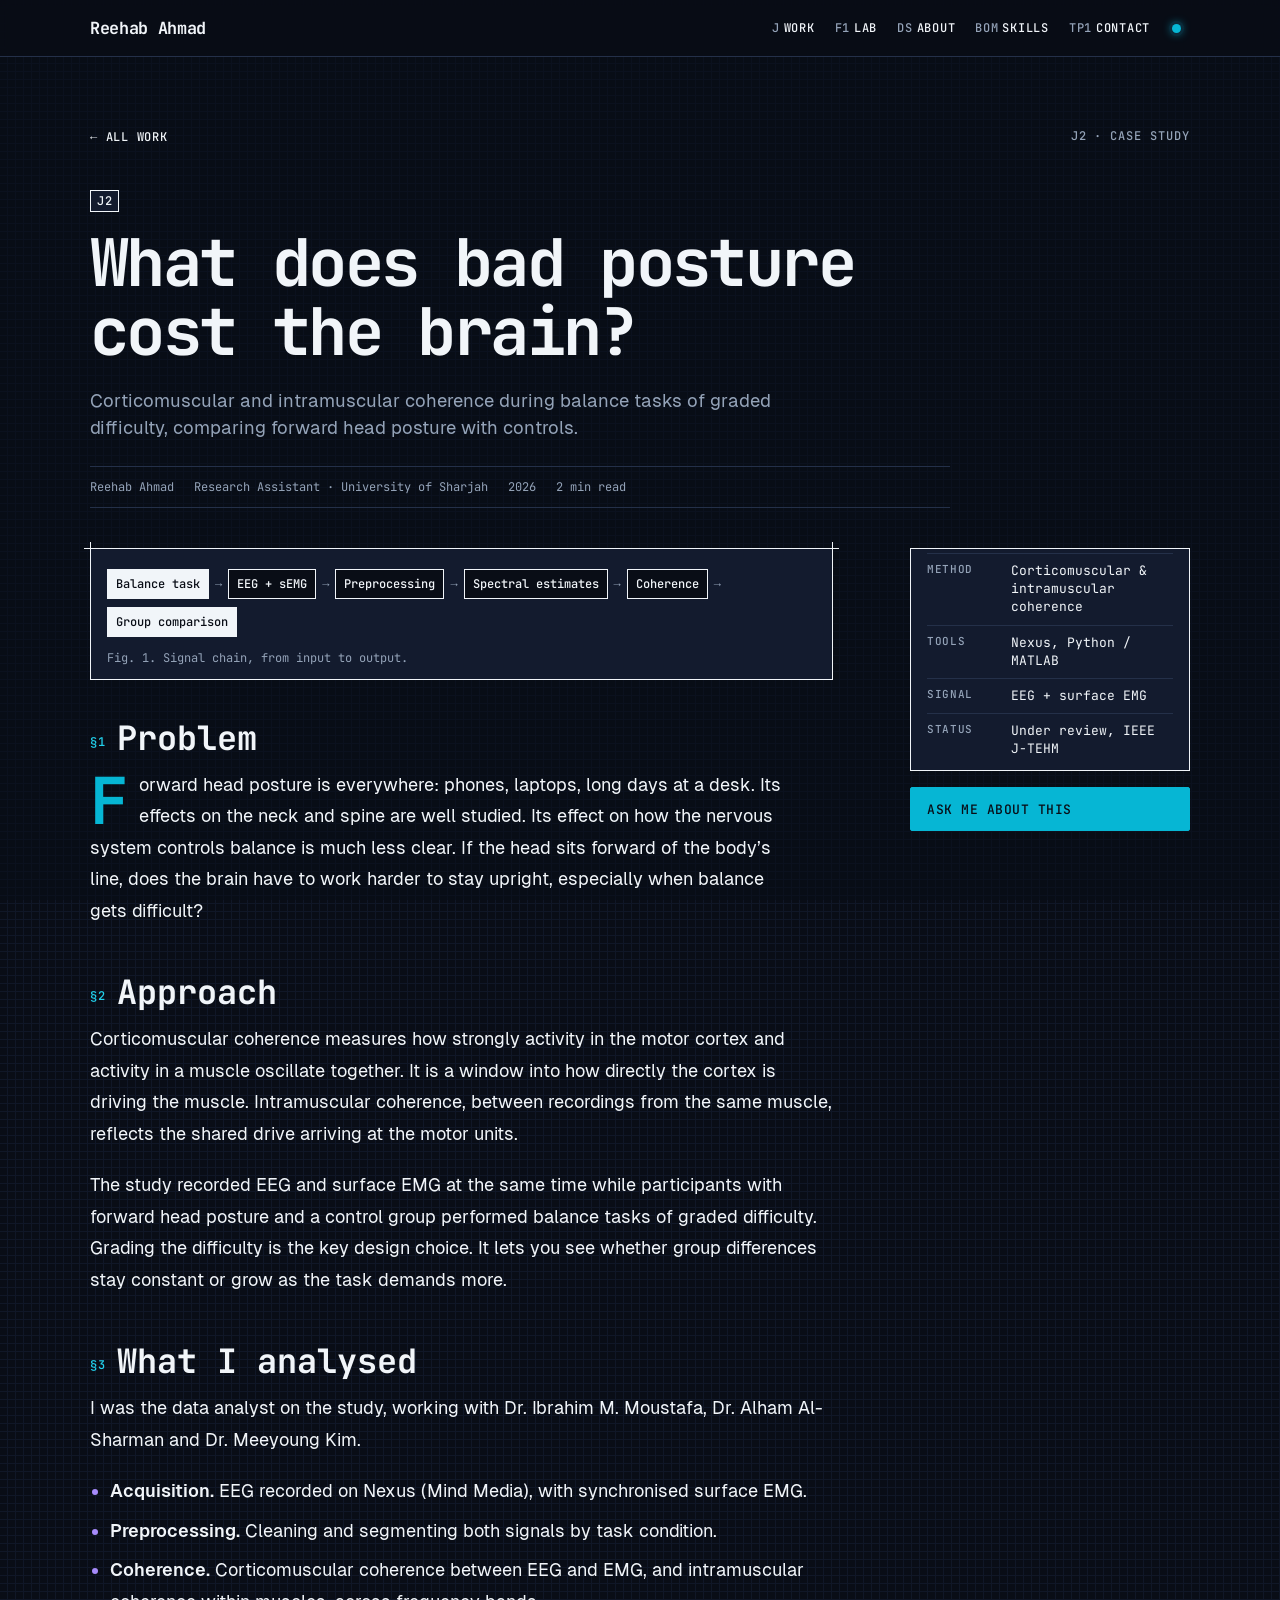
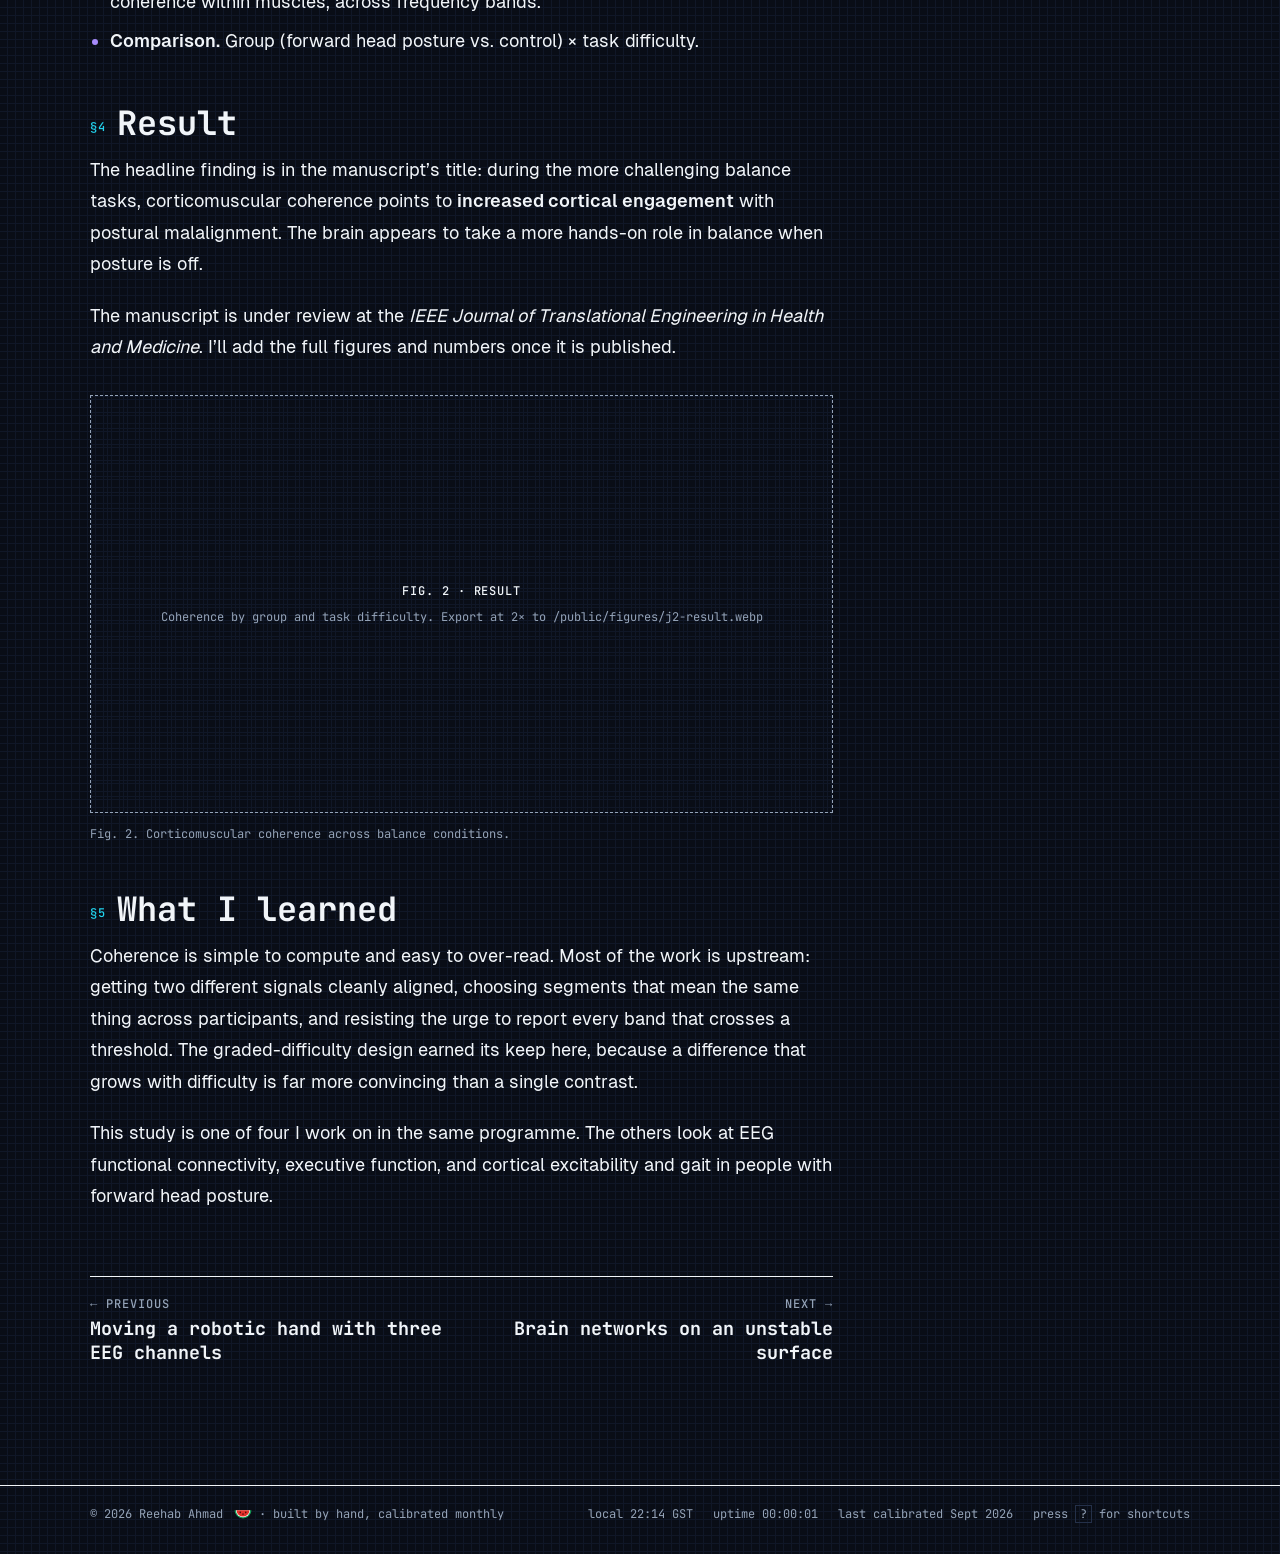
<file: work/corticomuscular-coherence/index.html>
<!DOCTYPE html><html lang="en"><head><meta charset="utf-8"><meta name="viewport" content="width=device-width, initial-scale=1, viewport-fit=cover"><title>What does bad posture cost the brain? · Reehab Ahmad</title><meta name="description" content="Corticomuscular and intramuscular coherence during balance tasks of graded difficulty, comparing forward head posture with controls."><link rel="canonical" href="https://reehabahmad.github.io/work/corticomuscular-coherence/"><link rel="icon" href="/favicon.svg" type="image/svg+xml"><link rel="sitemap" href="/sitemap-index.xml"><meta name="theme-color" content="#090d16"><meta property="og:type" content="article"><meta property="og:title" content="What does bad posture cost the brain? · Reehab Ahmad"><meta property="og:description" content="Corticomuscular and intramuscular coherence during balance tasks of graded difficulty, comparing forward head posture with controls."><meta property="og:url" content="https://reehabahmad.github.io/work/corticomuscular-coherence/"><meta property="og:image" content="https://reehabahmad.github.io/og.png"><meta property="og:image:width" content="1200"><meta property="og:image:height" content="630"><meta name="twitter:card" content="summary_large_image"><script type="application/ld+json">{"@context":"https://schema.org","@type":"Person","name":"Reehab Ahmad","jobTitle":"Neural Engineer","url":"https://reehabahmad.github.io/","email":"mailto:reehabahmedraja@gmail.com","sameAs":["https://github.com/reehabahmad","https://www.linkedin.com/in/reehab-ahmad"],"knowsAbout":["EEG","Brain-computer interfaces","Biomedical signal processing","Functional connectivity"],"alumniOf":{"@type":"CollegeOrUniversity","name":"Riphah International University"},"address":{"@type":"PostalAddress","addressCountry":"AE"}}</script><link rel="stylesheet" href="/_astro/Base.DhE6yoQc.css"></head><body><a class="skip" href="#main">Skip to content</a><header class="top"><div class="wrap"><a class="brand" href="/" data-probe="HOME · 0V · ok">Reehab Ahmad</a><nav aria-label="Primary"><a href="/#work"><span>J</span>Work</a><a href="/#lab"><span>F1</span>Lab</a><a href="/#about"><span>DS</span>About</a><a href="/#skills"><span>BOM</span>Skills</a><a href="/#contact"><span>TP1</span>Contact</a><button class="led" id="led" type="button" aria-pressed="false" aria-label="Power LED: toggle debug view (D)" title="Debug view (D)"><i></i></button></nav></div></header><main id="main"><div class="progress" aria-hidden="true"></div><article class="article"><div class="wrap"><nav class="crumbs" aria-label="Breadcrumb"><a href="/#work">← All work</a><span class="label">J2 · case study</span></nav><header class="art-head"><span class="ref">J2</span><h1>What does bad posture cost the brain?</h1><p class="dek">Corticomuscular and intramuscular coherence during balance tasks of graded difficulty, comparing forward head posture with controls.</p><div class="byline"><span>Reehab Ahmad</span><span>Research Assistant · University of Sharjah</span><span>2026</span><span>2 min read</span></div></header><div class="art-layout"><div><figure class="chain xhair"><ol aria-label="Signal chain"><li><span>Balance task</span></li><li><span>EEG + sEMG</span></li><li><span>Preprocessing</span></li><li><span>Spectral estimates</span></li><li><span>Coherence</span></li><li><span>Group comparison</span></li></ol><figcaption>Fig. 1. Signal chain, from input to output.</figcaption></figure><div class="prose" id="prose"><h2 id="problem">Problem</h2>
<p>Forward head posture is everywhere: phones, laptops, long days at a desk. Its effects on the neck and spine are well studied. Its effect on how the nervous system controls balance is much less clear. If the head sits forward of the body’s line, does the brain have to work harder to stay upright, especially when balance gets difficult?</p>
<h2 id="approach">Approach</h2>
<p>Corticomuscular coherence measures how strongly activity in the motor cortex and activity in a muscle oscillate together. It is a window into how directly the cortex is driving the muscle. Intramuscular coherence, between recordings from the same muscle, reflects the shared drive arriving at the motor units.</p>
<p>The study recorded EEG and surface EMG at the same time while participants with forward head posture and a control group performed balance tasks of graded difficulty. Grading the difficulty is the key design choice. It lets you see whether group differences stay constant or grow as the task demands more.</p>
<h2 id="what-i-analysed">What I analysed</h2>
<p>I was the data analyst on the study, working with Dr. Ibrahim M. Moustafa, Dr. Alham Al-Sharman and Dr. Meeyoung Kim.</p>
<ul>
<li><strong>Acquisition.</strong> EEG recorded on Nexus (Mind Media), with synchronised surface EMG.</li>
<li><strong>Preprocessing.</strong> Cleaning and segmenting both signals by task condition.</li>
<li><strong>Coherence.</strong> Corticomuscular coherence between EEG and EMG, and intramuscular coherence within muscles, across frequency bands.</li>
<li><strong>Comparison.</strong> Group (forward head posture vs. control) × task difficulty.</li>
</ul>
<h2 id="result">Result</h2>
<p>The headline finding is in the manuscript’s title: during the more challenging balance tasks, corticomuscular coherence points to <strong>increased cortical engagement</strong> with postural malalignment. The brain appears to take a more hands-on role in balance when posture is off.</p>
<p>The manuscript is under review at the <em>IEEE Journal of Translational Engineering in Health and Medicine</em>. I’ll add the full figures and numbers once it is published.</p>
<figure class="fig fig--pending">
  <div class="fig-frame"><span>FIG. 2 · RESULT</span><span>Coherence by group and task difficulty. Export at 2× to /public/figures/j2-result.webp</span></div>
  <figcaption>Fig. 2. Corticomuscular coherence across balance conditions.</figcaption>
</figure>
<h2 id="what-i-learned">What I learned</h2>
<p>Coherence is simple to compute and easy to over-read. Most of the work is upstream: getting two different signals cleanly aligned, choosing segments that mean the same thing across participants, and resisting the urge to report every band that crosses a threshold. The graded-difficulty design earned its keep here, because a difference that grows with difficulty is far more convincing than a single contrast.</p>
<p>This study is one of four I work on in the same programme. The others look at EEG functional connectivity, executive function, and cortical excitability and gait in people with forward head posture.</p>
</div><nav class="next" aria-label="More case studies"><a href="/work/motor-imagery-bci/"><span class="label">← Previous</span><span>Moving a robotic hand with three EEG channels</span></a><a href="/work/eeg-connectivity-balance/"><span class="label">Next →</span><span>Brain networks on an unstable surface</span></a></nav></div><aside class="art-side" aria-label="Project spec"><table class="spec"><tbody><tr><th scope="row">Method</th><td>Corticomuscular &amp; intramuscular coherence</td></tr><tr><th scope="row">Tools</th><td>Nexus, Python / MATLAB</td></tr><tr><th scope="row">Signal</th><td>EEG + surface EMG</td></tr><tr><th scope="row">Status</th><td>Under review, IEEE J-TEHM</td></tr></tbody></table><div class="art-links"><a class="btn btn--primary" href="/#contact">Ask me about this</a></div></aside></div></div></article><script type="module">document.querySelectorAll(`#prose > h2`).forEach((e,t)=>{e.dataset.n=`§${t+1}`});</script></main><footer class="foot"><div class="wrap"><span>© 2026 Reehab Ahmad <svg class="melon" viewBox="0 0 32 20" role="img" aria-label="watermelon"><path d="M1 2 A15 15 0 0 0 31 2 Z" fill="#149954"></path><path d="M3.4 2 A12.6 12.6 0 0 0 28.6 2 Z" fill="#ffffff"></path><path d="M4.6 2 A11.4 11.4 0 0 0 27.4 2 Z" fill="#e4312b"></path><ellipse cx="11" cy="6" rx="0.9" ry="1.5" fill="#000000"></ellipse><ellipse cx="16" cy="9" rx="0.9" ry="1.5" fill="#000000"></ellipse><ellipse cx="21" cy="6" rx="0.9" ry="1.5" fill="#000000"></ellipse></svg> · built by hand, calibrated monthly</span><div class="readouts" aria-label="Instrument readouts"><span>local <span id="clock">--:--</span> GST</span><span>uptime <span id="uptime">00:00:00</span></span><span>last calibrated Sept 2026</span><span>press <kbd>?</kbd> for shortcuts</span></div></div></footer><div class="probe" id="probe" aria-hidden="true"></div><dialog id="keys" aria-labelledby="keys-title"><h2 id="keys-title">Shortcuts</h2><dl><dt><kbd>D</kbd></dt><dd>Toggle debug view (schematic mode)</dd><dt><kbd>?</kbd></dt><dd>Show this list</dd><dt><kbd>Esc</kbd></dt><dd>Close</dd></dl><form method="dialog"><button class="btn">Close</button></form></dialog><script type="module">var e=document.documentElement,t=document.getElementById(`led`),n=()=>document.querySelectorAll(`[data-ref]`).forEach(e=>{let t=e.getBoundingClientRect();e.dataset.dim=`${Math.round(t.width)}×${Math.round(t.height)}`}),r=r=>{e.classList.toggle(`debug`,r),t?.setAttribute(`aria-pressed`,String(r)),r&&n()};t?.addEventListener(`click`,()=>r(!e.classList.contains(`debug`))),addEventListener(`resize`,()=>{e.classList.contains(`debug`)&&n()});var i=document.getElementById(`keys`);addEventListener(`keydown`,t=>{let n=t.target;t.metaKey||t.ctrlKey||t.altKey||/input|textarea|select/i.test(n.tagName)||n.isContentEditable||(t.key===`d`||t.key===`D`?r(!e.classList.contains(`debug`)):t.key===`?`&&(i?.open?i.close():i?.showModal()))});var a=document.getElementById(`probe`);a&&matchMedia(`(pointer: fine)`).matches&&(e.classList.add(`has-probe`),addEventListener(`pointermove`,e=>{let t=e.target.closest(`[data-probe], a, button`);if(!t){a.classList.remove(`on`);return}a.textContent=t.dataset.probe??(t.tagName===`A`?`TP · link · ok`:`SW · button · ok`),a.style.transform=`translate(${e.clientX+14}px, ${e.clientY+16}px)`,a.classList.add(`on`)},{passive:!0}),document.addEventListener(`pointerleave`,()=>a.classList.remove(`on`)));var o=document.getElementById(`clock`),s=document.getElementById(`uptime`),c=Date.now(),l=()=>{if(o&&(o.textContent=new Date().toLocaleTimeString(`en-GB`,{timeZone:`Asia/Dubai`,hour:`2-digit`,minute:`2-digit`})),s){let e=Math.floor((Date.now()-c)/1e3);s.textContent=[e/3600,e/60%60,e%60].map(e=>String(Math.floor(e)).padStart(2,`0`)).join(`:`)}};l(),setInterval(l,1e3),document.querySelectorAll(`[data-copy]`).forEach(e=>e.addEventListener(`click`,async()=>{try{await navigator.clipboard.writeText(e.dataset.copy),e.textContent=`Copied`}catch{getSelection()?.selectAllChildren(e.previousElementSibling),e.textContent=`Selected`}setTimeout(()=>e.textContent=`Copy`,1600)}));var u=document.querySelector(`.progress`);if(u){let e=()=>{let e=document.documentElement.scrollHeight-innerHeight;u.style.transform=`scaleX(${e>0?scrollY/e:0})`};addEventListener(`scroll`,e,{passive:!0}),e()}console.log(`%c⌁ Hello, fellow engineer.%c
You found the debug port. Press D on the page for schematic view.
Hiring for BCI, EEG or neural signal processing? reehabahmedraja@gmail.com`,`font: 600 14px monospace; color: #06b6d4`,`font: 12px monospace; color: inherit`);</script></body></html>
</file>
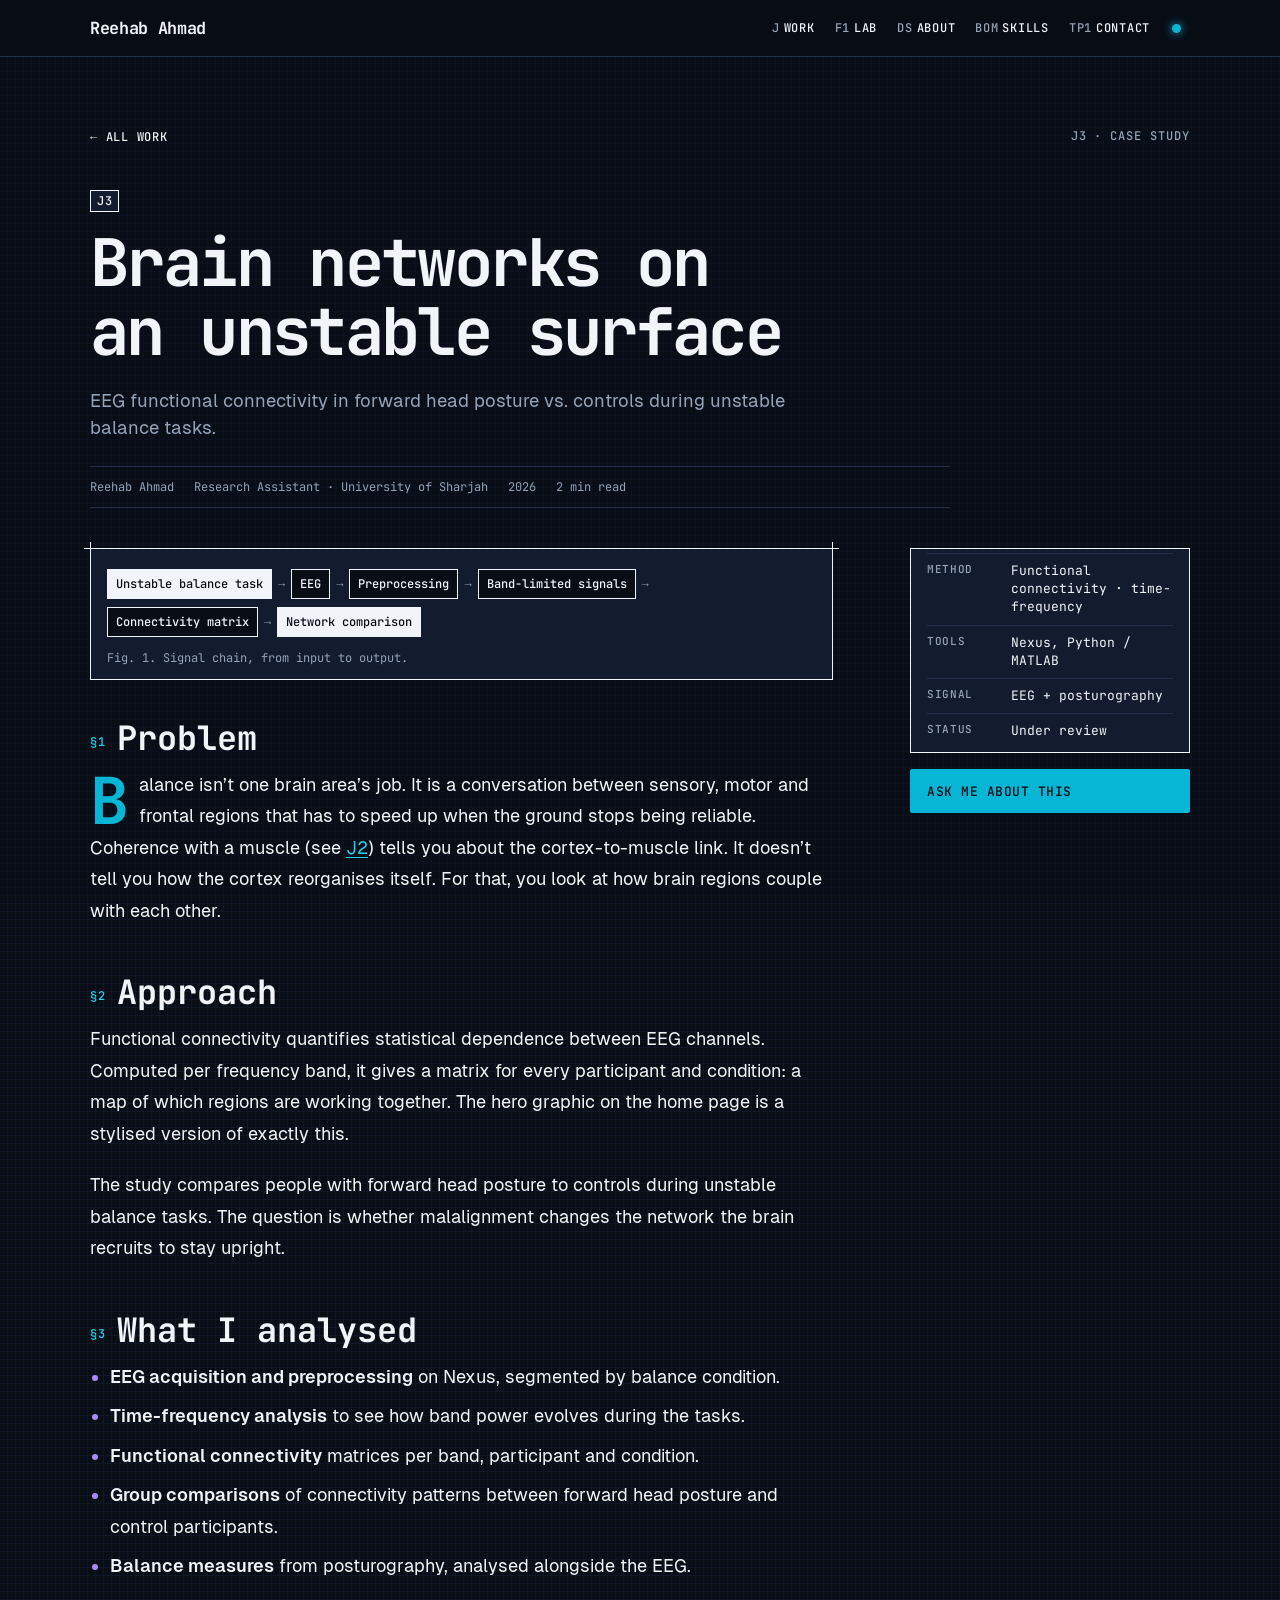
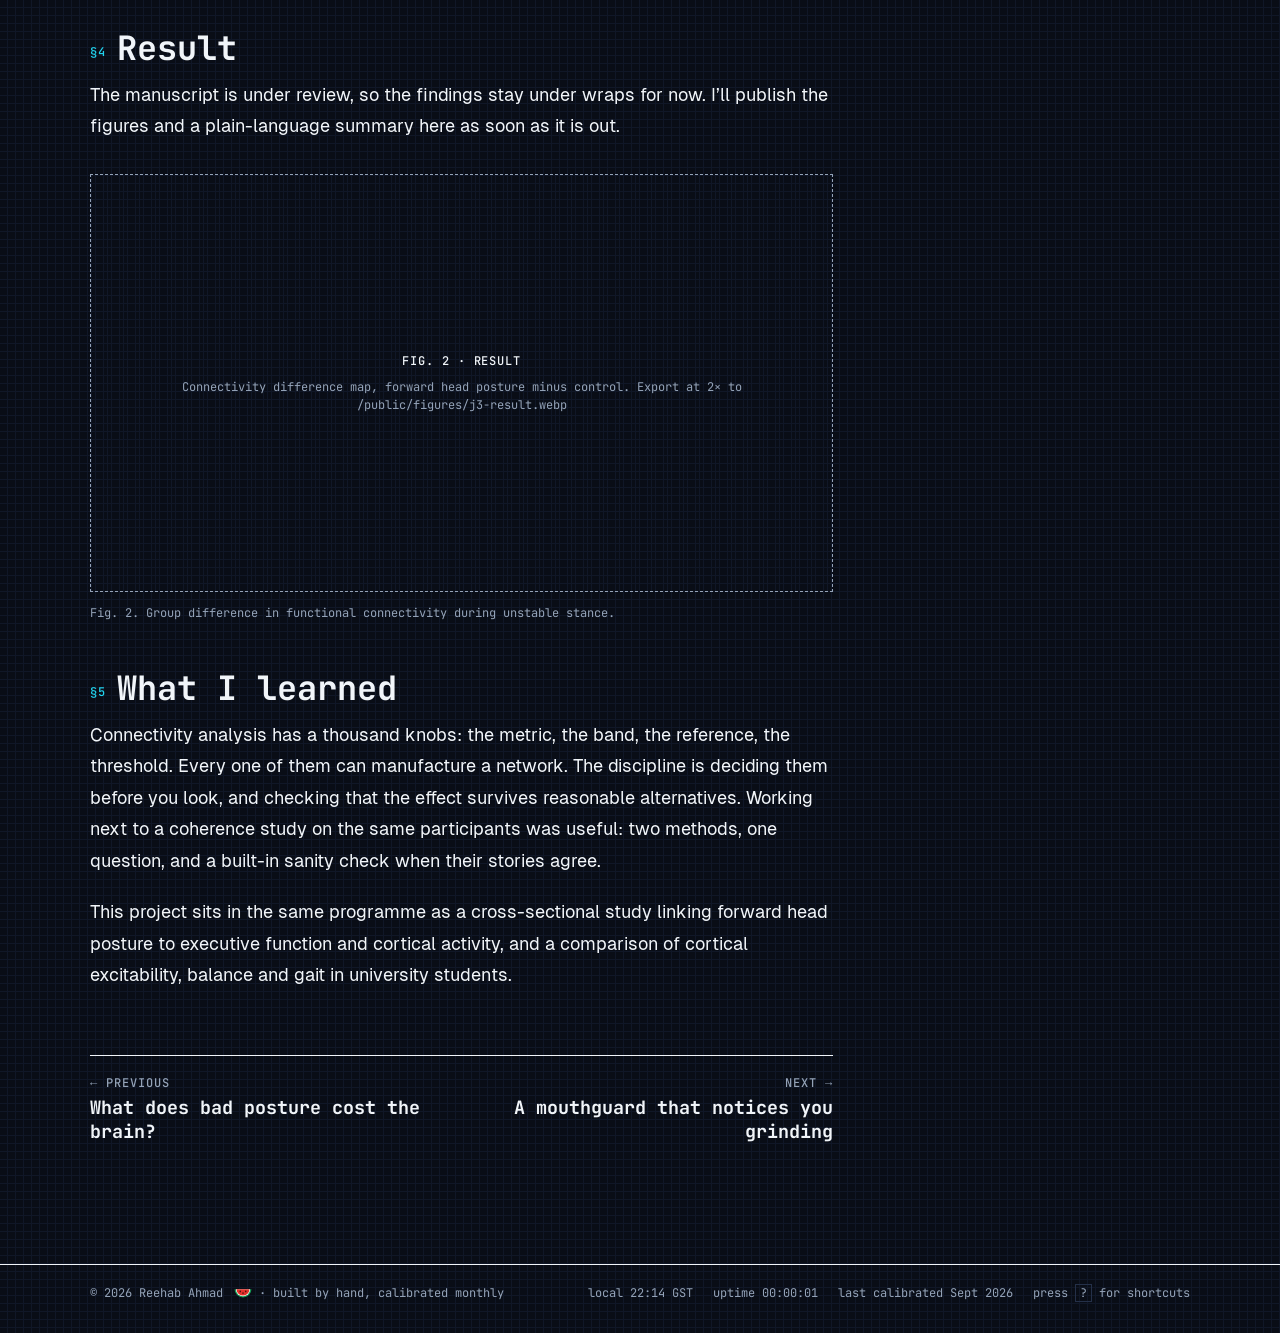
<file: work/eeg-connectivity-balance/index.html>
<!DOCTYPE html><html lang="en"><head><meta charset="utf-8"><meta name="viewport" content="width=device-width, initial-scale=1, viewport-fit=cover"><title>Brain networks on an unstable surface · Reehab Ahmad</title><meta name="description" content="EEG functional connectivity in forward head posture vs. controls during unstable balance tasks."><link rel="canonical" href="https://reehabahmad.github.io/work/eeg-connectivity-balance/"><link rel="icon" href="/favicon.svg" type="image/svg+xml"><link rel="sitemap" href="/sitemap-index.xml"><meta name="theme-color" content="#090d16"><meta property="og:type" content="article"><meta property="og:title" content="Brain networks on an unstable surface · Reehab Ahmad"><meta property="og:description" content="EEG functional connectivity in forward head posture vs. controls during unstable balance tasks."><meta property="og:url" content="https://reehabahmad.github.io/work/eeg-connectivity-balance/"><meta property="og:image" content="https://reehabahmad.github.io/og.png"><meta property="og:image:width" content="1200"><meta property="og:image:height" content="630"><meta name="twitter:card" content="summary_large_image"><script type="application/ld+json">{"@context":"https://schema.org","@type":"Person","name":"Reehab Ahmad","jobTitle":"Neural Engineer","url":"https://reehabahmad.github.io/","email":"mailto:reehabahmedraja@gmail.com","sameAs":["https://github.com/reehabahmad","https://www.linkedin.com/in/reehab-ahmad"],"knowsAbout":["EEG","Brain-computer interfaces","Biomedical signal processing","Functional connectivity"],"alumniOf":{"@type":"CollegeOrUniversity","name":"Riphah International University"},"address":{"@type":"PostalAddress","addressCountry":"AE"}}</script><link rel="stylesheet" href="/_astro/Base.DhE6yoQc.css"></head><body><a class="skip" href="#main">Skip to content</a><header class="top"><div class="wrap"><a class="brand" href="/" data-probe="HOME · 0V · ok">Reehab Ahmad</a><nav aria-label="Primary"><a href="/#work"><span>J</span>Work</a><a href="/#lab"><span>F1</span>Lab</a><a href="/#about"><span>DS</span>About</a><a href="/#skills"><span>BOM</span>Skills</a><a href="/#contact"><span>TP1</span>Contact</a><button class="led" id="led" type="button" aria-pressed="false" aria-label="Power LED: toggle debug view (D)" title="Debug view (D)"><i></i></button></nav></div></header><main id="main"><div class="progress" aria-hidden="true"></div><article class="article"><div class="wrap"><nav class="crumbs" aria-label="Breadcrumb"><a href="/#work">← All work</a><span class="label">J3 · case study</span></nav><header class="art-head"><span class="ref">J3</span><h1>Brain networks on an unstable surface</h1><p class="dek">EEG functional connectivity in forward head posture vs. controls during unstable balance tasks.</p><div class="byline"><span>Reehab Ahmad</span><span>Research Assistant · University of Sharjah</span><span>2026</span><span>2 min read</span></div></header><div class="art-layout"><div><figure class="chain xhair"><ol aria-label="Signal chain"><li><span>Unstable balance task</span></li><li><span>EEG</span></li><li><span>Preprocessing</span></li><li><span>Band-limited signals</span></li><li><span>Connectivity matrix</span></li><li><span>Network comparison</span></li></ol><figcaption>Fig. 1. Signal chain, from input to output.</figcaption></figure><div class="prose" id="prose"><h2 id="problem">Problem</h2>
<p>Balance isn’t one brain area’s job. It is a conversation between sensory, motor and frontal regions that has to speed up when the ground stops being reliable. Coherence with a muscle (see <a href="/work/corticomuscular-coherence/">J2</a>) tells you about the cortex-to-muscle link. It doesn’t tell you how the cortex reorganises itself. For that, you look at how brain regions couple with each other.</p>
<h2 id="approach">Approach</h2>
<p>Functional connectivity quantifies statistical dependence between EEG channels. Computed per frequency band, it gives a matrix for every participant and condition: a map of which regions are working together. The hero graphic on the home page is a stylised version of exactly this.</p>
<p>The study compares people with forward head posture to controls during unstable balance tasks. The question is whether malalignment changes the network the brain recruits to stay upright.</p>
<h2 id="what-i-analysed">What I analysed</h2>
<ul>
<li><strong>EEG acquisition and preprocessing</strong> on Nexus, segmented by balance condition.</li>
<li><strong>Time-frequency analysis</strong> to see how band power evolves during the tasks.</li>
<li><strong>Functional connectivity</strong> matrices per band, participant and condition.</li>
<li><strong>Group comparisons</strong> of connectivity patterns between forward head posture and control participants.</li>
<li><strong>Balance measures</strong> from posturography, analysed alongside the EEG.</li>
</ul>
<h2 id="result">Result</h2>
<p>The manuscript is under review, so the findings stay under wraps for now. I’ll publish the figures and a plain-language summary here as soon as it is out.</p>
<figure class="fig fig--pending">
  <div class="fig-frame"><span>FIG. 2 · RESULT</span><span>Connectivity difference map, forward head posture minus control. Export at 2× to /public/figures/j3-result.webp</span></div>
  <figcaption>Fig. 2. Group difference in functional connectivity during unstable stance.</figcaption>
</figure>
<h2 id="what-i-learned">What I learned</h2>
<p>Connectivity analysis has a thousand knobs: the metric, the band, the reference, the threshold. Every one of them can manufacture a network. The discipline is deciding them before you look, and checking that the effect survives reasonable alternatives. Working next to a coherence study on the same participants was useful: two methods, one question, and a built-in sanity check when their stories agree.</p>
<p>This project sits in the same programme as a cross-sectional study linking forward head posture to executive function and cortical activity, and a comparison of cortical excitability, balance and gait in university students.</p>
</div><nav class="next" aria-label="More case studies"><a href="/work/corticomuscular-coherence/"><span class="label">← Previous</span><span>What does bad posture cost the brain?</span></a><a href="/work/smart-occlusal-splint/"><span class="label">Next →</span><span>A mouthguard that notices you grinding</span></a></nav></div><aside class="art-side" aria-label="Project spec"><table class="spec"><tbody><tr><th scope="row">Method</th><td>Functional connectivity · time-frequency</td></tr><tr><th scope="row">Tools</th><td>Nexus, Python / MATLAB</td></tr><tr><th scope="row">Signal</th><td>EEG + posturography</td></tr><tr><th scope="row">Status</th><td>Under review</td></tr></tbody></table><div class="art-links"><a class="btn btn--primary" href="/#contact">Ask me about this</a></div></aside></div></div></article><script type="module">document.querySelectorAll(`#prose > h2`).forEach((e,t)=>{e.dataset.n=`§${t+1}`});</script></main><footer class="foot"><div class="wrap"><span>© 2026 Reehab Ahmad <svg class="melon" viewBox="0 0 32 20" role="img" aria-label="watermelon"><path d="M1 2 A15 15 0 0 0 31 2 Z" fill="#149954"></path><path d="M3.4 2 A12.6 12.6 0 0 0 28.6 2 Z" fill="#ffffff"></path><path d="M4.6 2 A11.4 11.4 0 0 0 27.4 2 Z" fill="#e4312b"></path><ellipse cx="11" cy="6" rx="0.9" ry="1.5" fill="#000000"></ellipse><ellipse cx="16" cy="9" rx="0.9" ry="1.5" fill="#000000"></ellipse><ellipse cx="21" cy="6" rx="0.9" ry="1.5" fill="#000000"></ellipse></svg> · built by hand, calibrated monthly</span><div class="readouts" aria-label="Instrument readouts"><span>local <span id="clock">--:--</span> GST</span><span>uptime <span id="uptime">00:00:00</span></span><span>last calibrated Sept 2026</span><span>press <kbd>?</kbd> for shortcuts</span></div></div></footer><div class="probe" id="probe" aria-hidden="true"></div><dialog id="keys" aria-labelledby="keys-title"><h2 id="keys-title">Shortcuts</h2><dl><dt><kbd>D</kbd></dt><dd>Toggle debug view (schematic mode)</dd><dt><kbd>?</kbd></dt><dd>Show this list</dd><dt><kbd>Esc</kbd></dt><dd>Close</dd></dl><form method="dialog"><button class="btn">Close</button></form></dialog><script type="module">var e=document.documentElement,t=document.getElementById(`led`),n=()=>document.querySelectorAll(`[data-ref]`).forEach(e=>{let t=e.getBoundingClientRect();e.dataset.dim=`${Math.round(t.width)}×${Math.round(t.height)}`}),r=r=>{e.classList.toggle(`debug`,r),t?.setAttribute(`aria-pressed`,String(r)),r&&n()};t?.addEventListener(`click`,()=>r(!e.classList.contains(`debug`))),addEventListener(`resize`,()=>{e.classList.contains(`debug`)&&n()});var i=document.getElementById(`keys`);addEventListener(`keydown`,t=>{let n=t.target;t.metaKey||t.ctrlKey||t.altKey||/input|textarea|select/i.test(n.tagName)||n.isContentEditable||(t.key===`d`||t.key===`D`?r(!e.classList.contains(`debug`)):t.key===`?`&&(i?.open?i.close():i?.showModal()))});var a=document.getElementById(`probe`);a&&matchMedia(`(pointer: fine)`).matches&&(e.classList.add(`has-probe`),addEventListener(`pointermove`,e=>{let t=e.target.closest(`[data-probe], a, button`);if(!t){a.classList.remove(`on`);return}a.textContent=t.dataset.probe??(t.tagName===`A`?`TP · link · ok`:`SW · button · ok`),a.style.transform=`translate(${e.clientX+14}px, ${e.clientY+16}px)`,a.classList.add(`on`)},{passive:!0}),document.addEventListener(`pointerleave`,()=>a.classList.remove(`on`)));var o=document.getElementById(`clock`),s=document.getElementById(`uptime`),c=Date.now(),l=()=>{if(o&&(o.textContent=new Date().toLocaleTimeString(`en-GB`,{timeZone:`Asia/Dubai`,hour:`2-digit`,minute:`2-digit`})),s){let e=Math.floor((Date.now()-c)/1e3);s.textContent=[e/3600,e/60%60,e%60].map(e=>String(Math.floor(e)).padStart(2,`0`)).join(`:`)}};l(),setInterval(l,1e3),document.querySelectorAll(`[data-copy]`).forEach(e=>e.addEventListener(`click`,async()=>{try{await navigator.clipboard.writeText(e.dataset.copy),e.textContent=`Copied`}catch{getSelection()?.selectAllChildren(e.previousElementSibling),e.textContent=`Selected`}setTimeout(()=>e.textContent=`Copy`,1600)}));var u=document.querySelector(`.progress`);if(u){let e=()=>{let e=document.documentElement.scrollHeight-innerHeight;u.style.transform=`scaleX(${e>0?scrollY/e:0})`};addEventListener(`scroll`,e,{passive:!0}),e()}console.log(`%c⌁ Hello, fellow engineer.%c
You found the debug port. Press D on the page for schematic view.
Hiring for BCI, EEG or neural signal processing? reehabahmedraja@gmail.com`,`font: 600 14px monospace; color: #06b6d4`,`font: 12px monospace; color: inherit`);</script></body></html>
</file>
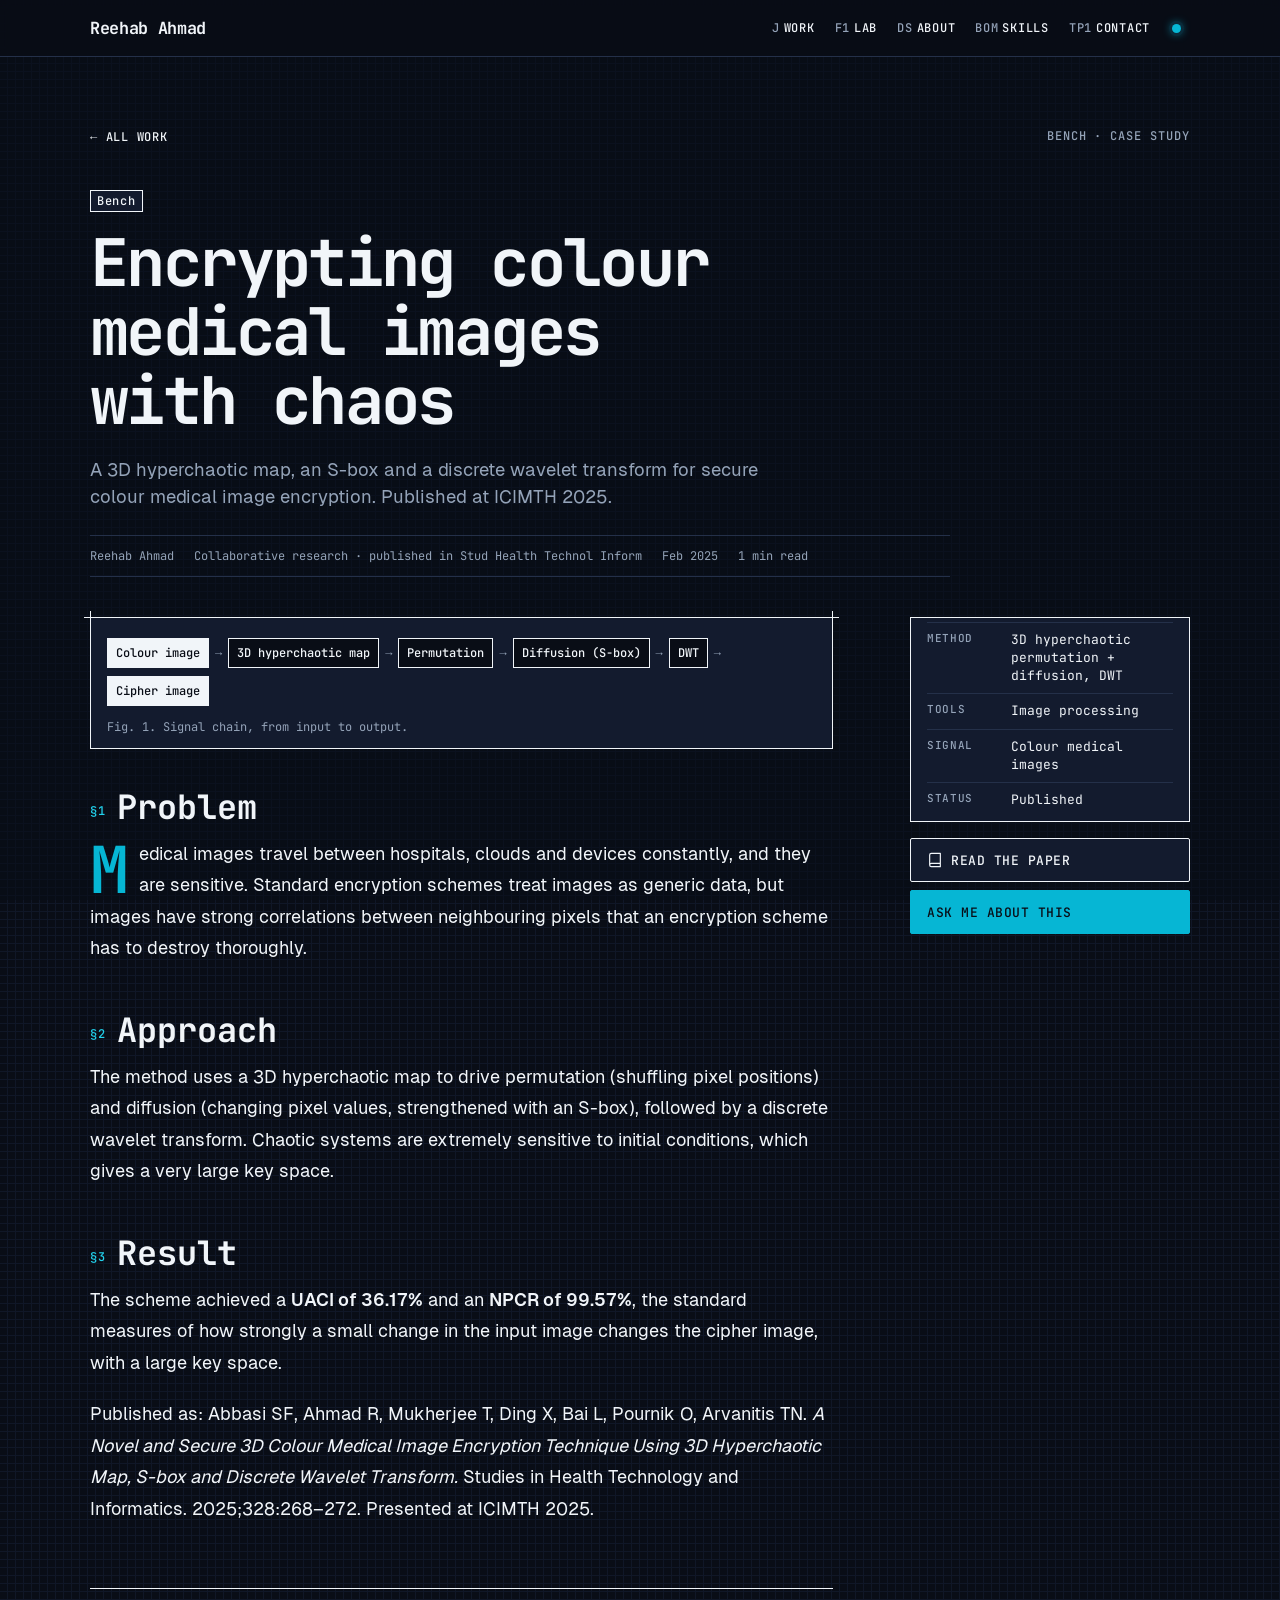
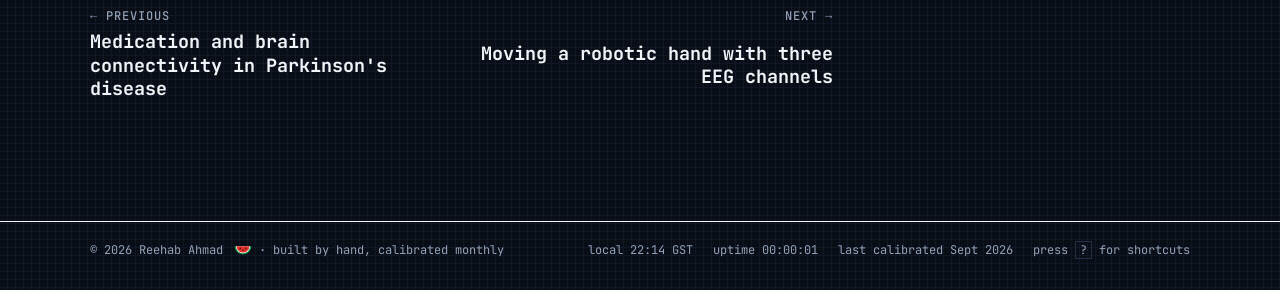
<file: work/medical-image-encryption/index.html>
<!DOCTYPE html><html lang="en"><head><meta charset="utf-8"><meta name="viewport" content="width=device-width, initial-scale=1, viewport-fit=cover"><title>Encrypting colour medical images with chaos · Reehab Ahmad</title><meta name="description" content="A 3D hyperchaotic map, an S-box and a discrete wavelet transform for secure colour medical image encryption. Published at ICIMTH 2025."><link rel="canonical" href="https://reehabahmad.github.io/work/medical-image-encryption/"><link rel="icon" href="/favicon.svg" type="image/svg+xml"><link rel="sitemap" href="/sitemap-index.xml"><meta name="theme-color" content="#090d16"><meta property="og:type" content="article"><meta property="og:title" content="Encrypting colour medical images with chaos · Reehab Ahmad"><meta property="og:description" content="A 3D hyperchaotic map, an S-box and a discrete wavelet transform for secure colour medical image encryption. Published at ICIMTH 2025."><meta property="og:url" content="https://reehabahmad.github.io/work/medical-image-encryption/"><meta property="og:image" content="https://reehabahmad.github.io/og.png"><meta property="og:image:width" content="1200"><meta property="og:image:height" content="630"><meta name="twitter:card" content="summary_large_image"><script type="application/ld+json">{"@context":"https://schema.org","@type":"Person","name":"Reehab Ahmad","jobTitle":"Neural Engineer","url":"https://reehabahmad.github.io/","email":"mailto:reehabahmedraja@gmail.com","sameAs":["https://github.com/reehabahmad","https://www.linkedin.com/in/reehab-ahmad"],"knowsAbout":["EEG","Brain-computer interfaces","Biomedical signal processing","Functional connectivity"],"alumniOf":{"@type":"CollegeOrUniversity","name":"Riphah International University"},"address":{"@type":"PostalAddress","addressCountry":"AE"}}</script><link rel="stylesheet" href="/_astro/Base.DhE6yoQc.css"></head><body><a class="skip" href="#main">Skip to content</a><header class="top"><div class="wrap"><a class="brand" href="/" data-probe="HOME · 0V · ok">Reehab Ahmad</a><nav aria-label="Primary"><a href="/#work"><span>J</span>Work</a><a href="/#lab"><span>F1</span>Lab</a><a href="/#about"><span>DS</span>About</a><a href="/#skills"><span>BOM</span>Skills</a><a href="/#contact"><span>TP1</span>Contact</a><button class="led" id="led" type="button" aria-pressed="false" aria-label="Power LED: toggle debug view (D)" title="Debug view (D)"><i></i></button></nav></div></header><main id="main"><div class="progress" aria-hidden="true"></div><article class="article"><div class="wrap"><nav class="crumbs" aria-label="Breadcrumb"><a href="/#work">← All work</a><span class="label">Bench · case study</span></nav><header class="art-head"><span class="ref">Bench</span><h1>Encrypting colour medical images with chaos</h1><p class="dek">A 3D hyperchaotic map, an S-box and a discrete wavelet transform for secure colour medical image encryption. Published at ICIMTH 2025.</p><div class="byline"><span>Reehab Ahmad</span><span>Collaborative research · published in Stud Health Technol Inform</span><span>Feb 2025</span><span>1 min read</span></div></header><div class="art-layout"><div><figure class="chain xhair"><ol aria-label="Signal chain"><li><span>Colour image</span></li><li><span>3D hyperchaotic map</span></li><li><span>Permutation</span></li><li><span>Diffusion (S-box)</span></li><li><span>DWT</span></li><li><span>Cipher image</span></li></ol><figcaption>Fig. 1. Signal chain, from input to output.</figcaption></figure><div class="prose" id="prose"><h2 id="problem">Problem</h2>
<p>Medical images travel between hospitals, clouds and devices constantly, and they are sensitive. Standard encryption schemes treat images as generic data, but images have strong correlations between neighbouring pixels that an encryption scheme has to destroy thoroughly.</p>
<h2 id="approach">Approach</h2>
<p>The method uses a 3D hyperchaotic map to drive permutation (shuffling pixel positions) and diffusion (changing pixel values, strengthened with an S-box), followed by a discrete wavelet transform. Chaotic systems are extremely sensitive to initial conditions, which gives a very large key space.</p>
<h2 id="result">Result</h2>
<p>The scheme achieved a <strong>UACI of 36.17%</strong> and an <strong>NPCR of 99.57%</strong>, the standard measures of how strongly a small change in the input image changes the cipher image, with a large key space.</p>
<p>Published as: Abbasi SF, Ahmad R, Mukherjee T, Ding X, Bai L, Pournik O, Arvanitis TN. <em>A Novel and Secure 3D Colour Medical Image Encryption Technique Using 3D Hyperchaotic Map, S-box and Discrete Wavelet Transform.</em> Studies in Health Technology and Informatics. 2025;328:268–272. Presented at ICIMTH 2025.</p>
</div><nav class="next" aria-label="More case studies"><a href="/work/parkinsons-fmri/"><span class="label">← Previous</span><span>Medication and brain connectivity in Parkinson&#39;s disease</span></a><a href="/work/motor-imagery-bci/"><span class="label">Next →</span><span>Moving a robotic hand with three EEG channels</span></a></nav></div><aside class="art-side" aria-label="Project spec"><table class="spec"><tbody><tr><th scope="row">Method</th><td>3D hyperchaotic permutation + diffusion, DWT</td></tr><tr><th scope="row">Tools</th><td>Image processing</td></tr><tr><th scope="row">Signal</th><td>Colour medical images</td></tr><tr><th scope="row">Status</th><td>Published</td></tr></tbody></table><div class="art-links"><a class="btn" href="https://doi.org/10.3233/SHTI250717" target="_blank" rel="noopener"><svg viewBox="0 0 24 24" fill="none" stroke="currentColor" stroke-width="1.75" stroke-linecap="round" stroke-linejoin="round" aria-hidden="true"><path d="M4 19.5v-15A2.5 2.5 0 0 1 6.5 2H20v20H6.5a2.5 2.5 0 0 1 0-5H20"/></svg> Read the paper</a><a class="btn btn--primary" href="/#contact">Ask me about this</a></div></aside></div></div></article><script type="module">document.querySelectorAll(`#prose > h2`).forEach((e,t)=>{e.dataset.n=`§${t+1}`});</script></main><footer class="foot"><div class="wrap"><span>© 2026 Reehab Ahmad <svg class="melon" viewBox="0 0 32 20" role="img" aria-label="watermelon"><path d="M1 2 A15 15 0 0 0 31 2 Z" fill="#149954"></path><path d="M3.4 2 A12.6 12.6 0 0 0 28.6 2 Z" fill="#ffffff"></path><path d="M4.6 2 A11.4 11.4 0 0 0 27.4 2 Z" fill="#e4312b"></path><ellipse cx="11" cy="6" rx="0.9" ry="1.5" fill="#000000"></ellipse><ellipse cx="16" cy="9" rx="0.9" ry="1.5" fill="#000000"></ellipse><ellipse cx="21" cy="6" rx="0.9" ry="1.5" fill="#000000"></ellipse></svg> · built by hand, calibrated monthly</span><div class="readouts" aria-label="Instrument readouts"><span>local <span id="clock">--:--</span> GST</span><span>uptime <span id="uptime">00:00:00</span></span><span>last calibrated Sept 2026</span><span>press <kbd>?</kbd> for shortcuts</span></div></div></footer><div class="probe" id="probe" aria-hidden="true"></div><dialog id="keys" aria-labelledby="keys-title"><h2 id="keys-title">Shortcuts</h2><dl><dt><kbd>D</kbd></dt><dd>Toggle debug view (schematic mode)</dd><dt><kbd>?</kbd></dt><dd>Show this list</dd><dt><kbd>Esc</kbd></dt><dd>Close</dd></dl><form method="dialog"><button class="btn">Close</button></form></dialog><script type="module">var e=document.documentElement,t=document.getElementById(`led`),n=()=>document.querySelectorAll(`[data-ref]`).forEach(e=>{let t=e.getBoundingClientRect();e.dataset.dim=`${Math.round(t.width)}×${Math.round(t.height)}`}),r=r=>{e.classList.toggle(`debug`,r),t?.setAttribute(`aria-pressed`,String(r)),r&&n()};t?.addEventListener(`click`,()=>r(!e.classList.contains(`debug`))),addEventListener(`resize`,()=>{e.classList.contains(`debug`)&&n()});var i=document.getElementById(`keys`);addEventListener(`keydown`,t=>{let n=t.target;t.metaKey||t.ctrlKey||t.altKey||/input|textarea|select/i.test(n.tagName)||n.isContentEditable||(t.key===`d`||t.key===`D`?r(!e.classList.contains(`debug`)):t.key===`?`&&(i?.open?i.close():i?.showModal()))});var a=document.getElementById(`probe`);a&&matchMedia(`(pointer: fine)`).matches&&(e.classList.add(`has-probe`),addEventListener(`pointermove`,e=>{let t=e.target.closest(`[data-probe], a, button`);if(!t){a.classList.remove(`on`);return}a.textContent=t.dataset.probe??(t.tagName===`A`?`TP · link · ok`:`SW · button · ok`),a.style.transform=`translate(${e.clientX+14}px, ${e.clientY+16}px)`,a.classList.add(`on`)},{passive:!0}),document.addEventListener(`pointerleave`,()=>a.classList.remove(`on`)));var o=document.getElementById(`clock`),s=document.getElementById(`uptime`),c=Date.now(),l=()=>{if(o&&(o.textContent=new Date().toLocaleTimeString(`en-GB`,{timeZone:`Asia/Dubai`,hour:`2-digit`,minute:`2-digit`})),s){let e=Math.floor((Date.now()-c)/1e3);s.textContent=[e/3600,e/60%60,e%60].map(e=>String(Math.floor(e)).padStart(2,`0`)).join(`:`)}};l(),setInterval(l,1e3),document.querySelectorAll(`[data-copy]`).forEach(e=>e.addEventListener(`click`,async()=>{try{await navigator.clipboard.writeText(e.dataset.copy),e.textContent=`Copied`}catch{getSelection()?.selectAllChildren(e.previousElementSibling),e.textContent=`Selected`}setTimeout(()=>e.textContent=`Copy`,1600)}));var u=document.querySelector(`.progress`);if(u){let e=()=>{let e=document.documentElement.scrollHeight-innerHeight;u.style.transform=`scaleX(${e>0?scrollY/e:0})`};addEventListener(`scroll`,e,{passive:!0}),e()}console.log(`%c⌁ Hello, fellow engineer.%c
You found the debug port. Press D on the page for schematic view.
Hiring for BCI, EEG or neural signal processing? reehabahmedraja@gmail.com`,`font: 600 14px monospace; color: #06b6d4`,`font: 12px monospace; color: inherit`);</script></body></html>
</file>
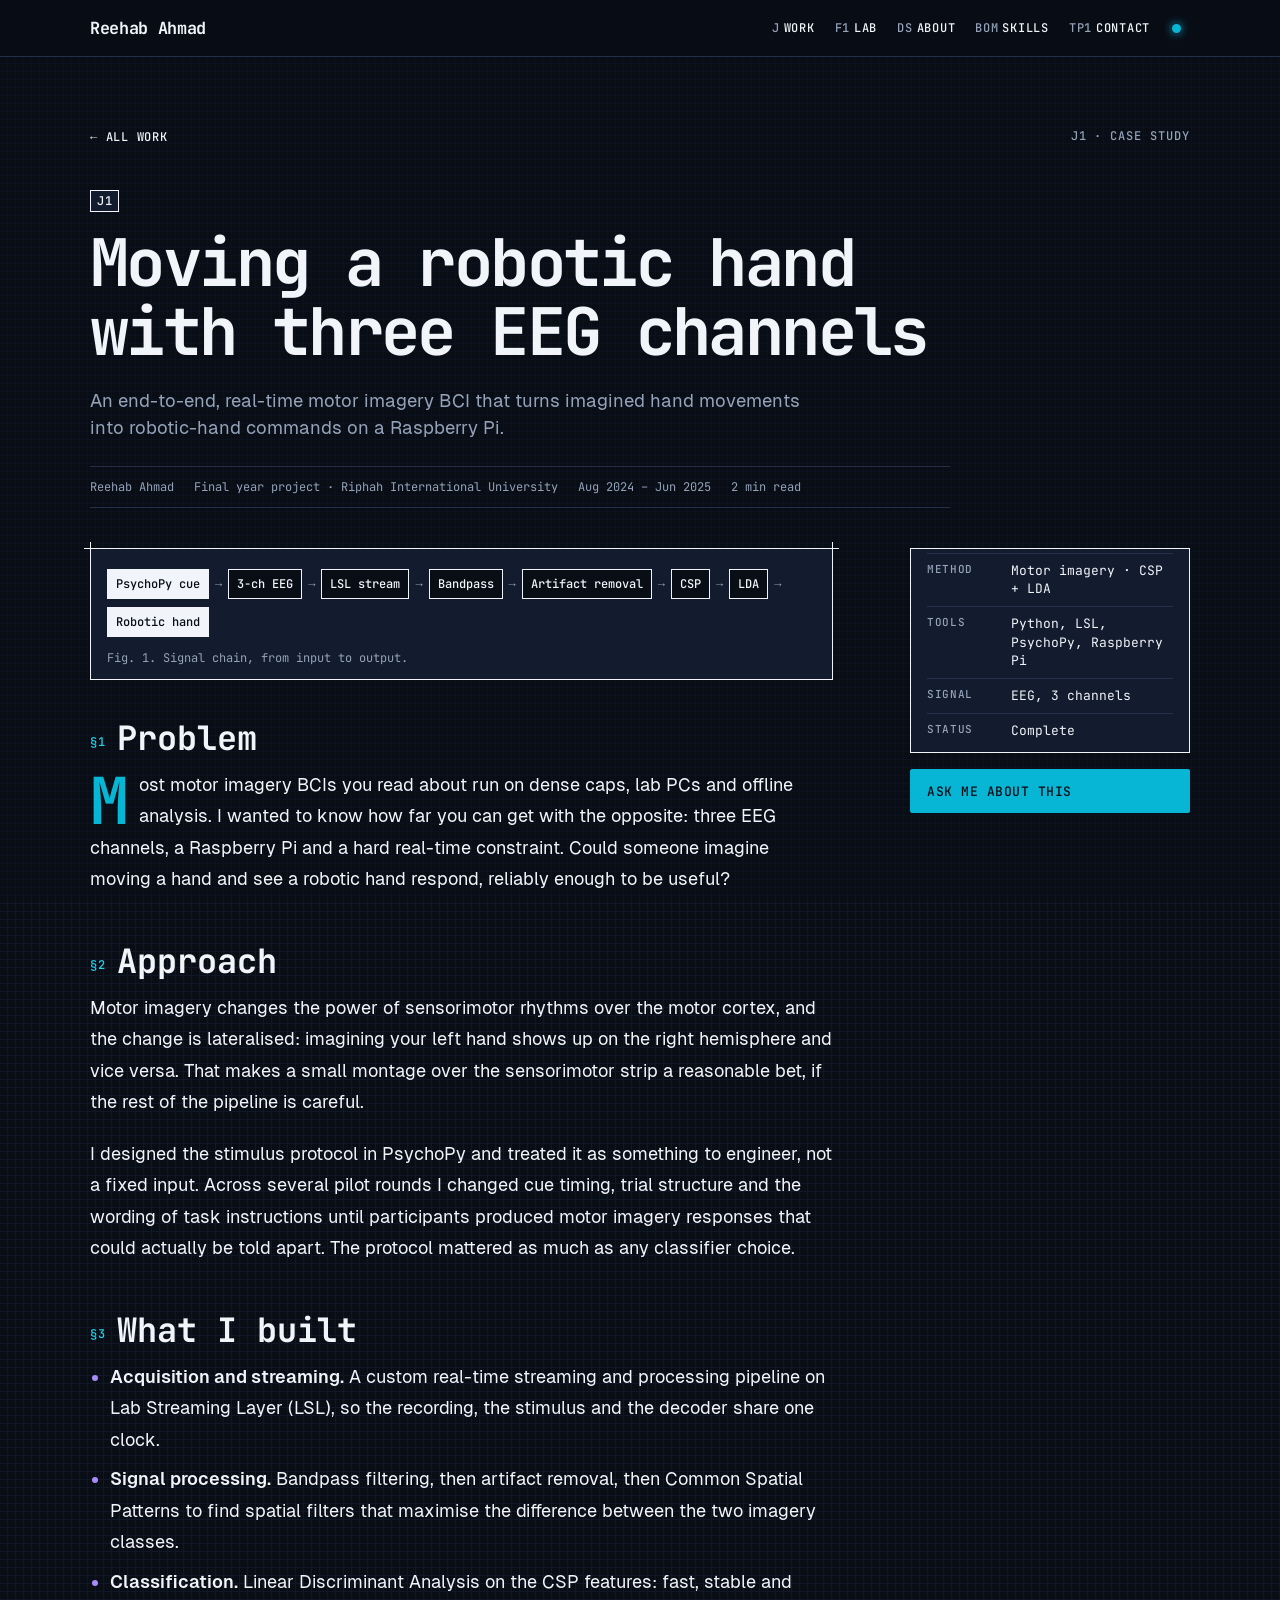
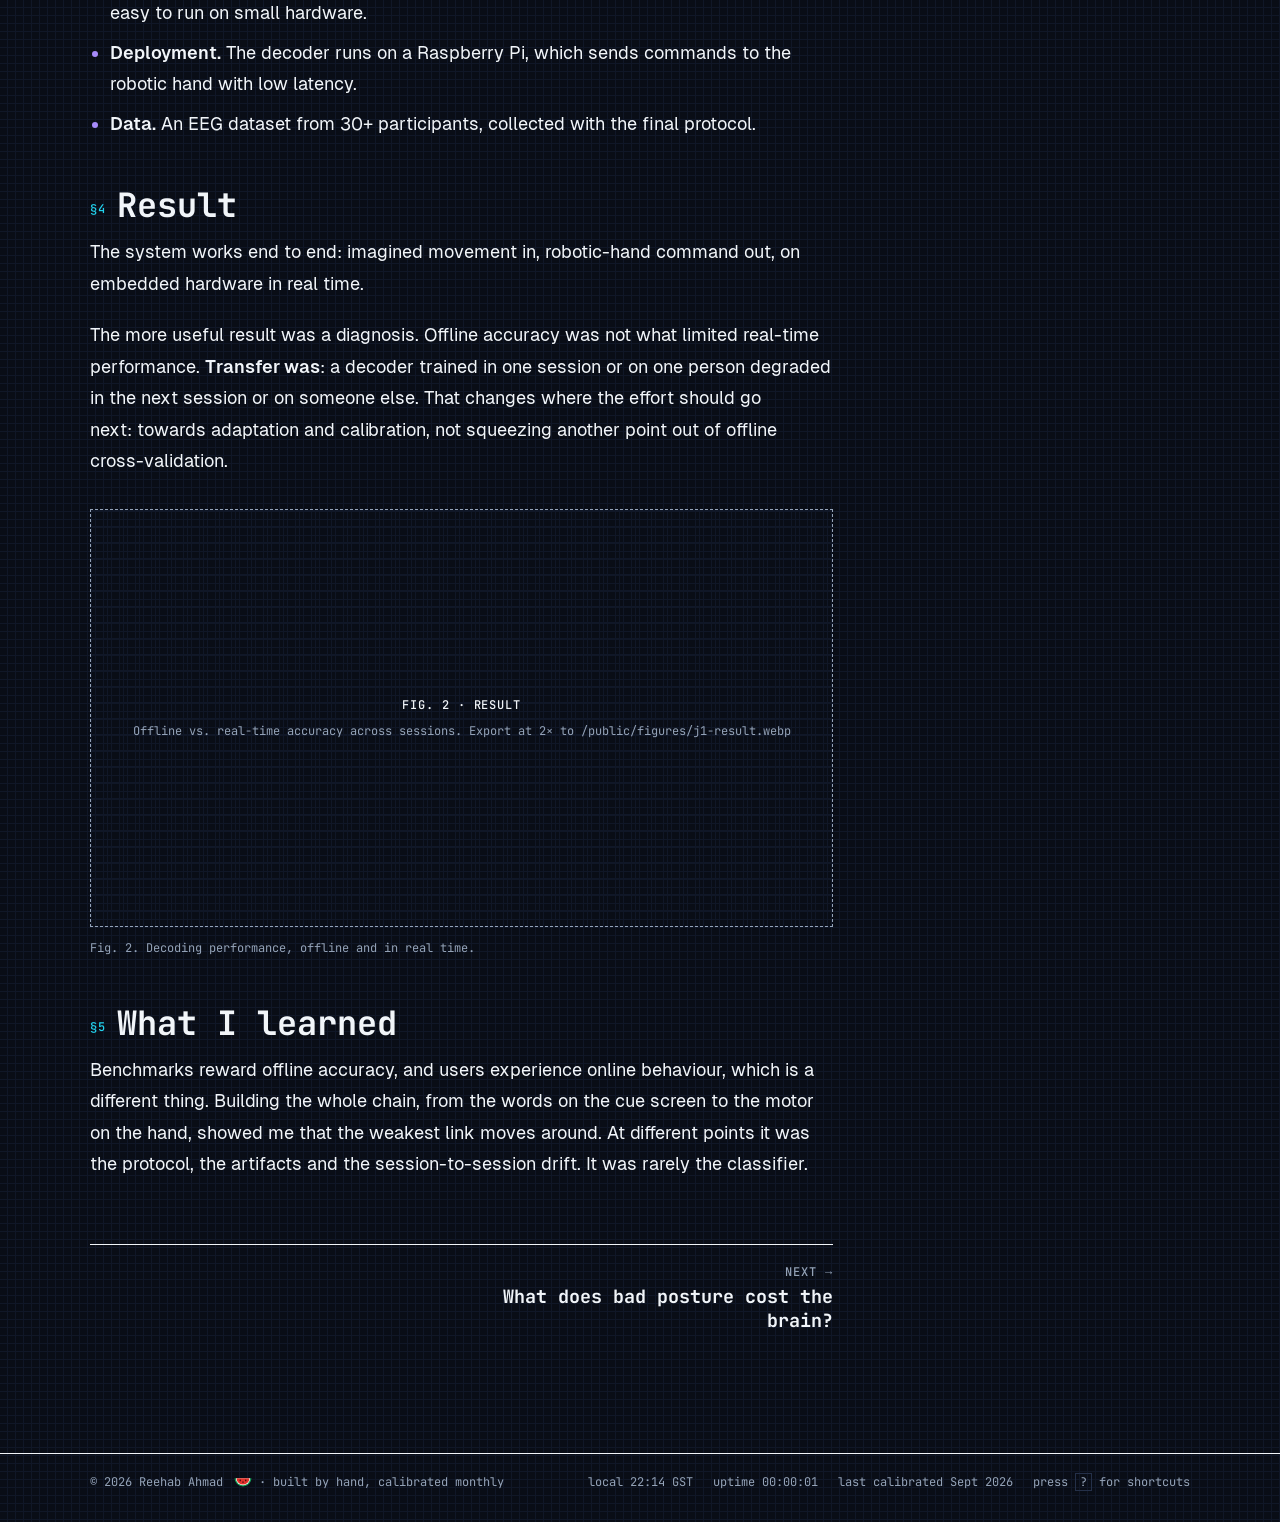
<file: work/motor-imagery-bci/index.html>
<!DOCTYPE html><html lang="en"><head><meta charset="utf-8"><meta name="viewport" content="width=device-width, initial-scale=1, viewport-fit=cover"><title>Moving a robotic hand with three EEG channels · Reehab Ahmad</title><meta name="description" content="An end-to-end, real-time motor imagery BCI that turns imagined hand movements into robotic-hand commands on a Raspberry Pi."><link rel="canonical" href="https://reehabahmad.github.io/work/motor-imagery-bci/"><link rel="icon" href="/favicon.svg" type="image/svg+xml"><link rel="sitemap" href="/sitemap-index.xml"><meta name="theme-color" content="#090d16"><meta property="og:type" content="article"><meta property="og:title" content="Moving a robotic hand with three EEG channels · Reehab Ahmad"><meta property="og:description" content="An end-to-end, real-time motor imagery BCI that turns imagined hand movements into robotic-hand commands on a Raspberry Pi."><meta property="og:url" content="https://reehabahmad.github.io/work/motor-imagery-bci/"><meta property="og:image" content="https://reehabahmad.github.io/og.png"><meta property="og:image:width" content="1200"><meta property="og:image:height" content="630"><meta name="twitter:card" content="summary_large_image"><script type="application/ld+json">{"@context":"https://schema.org","@type":"Person","name":"Reehab Ahmad","jobTitle":"Neural Engineer","url":"https://reehabahmad.github.io/","email":"mailto:reehabahmedraja@gmail.com","sameAs":["https://github.com/reehabahmad","https://www.linkedin.com/in/reehab-ahmad"],"knowsAbout":["EEG","Brain-computer interfaces","Biomedical signal processing","Functional connectivity"],"alumniOf":{"@type":"CollegeOrUniversity","name":"Riphah International University"},"address":{"@type":"PostalAddress","addressCountry":"AE"}}</script><link rel="stylesheet" href="/_astro/Base.DhE6yoQc.css"></head><body><a class="skip" href="#main">Skip to content</a><header class="top"><div class="wrap"><a class="brand" href="/" data-probe="HOME · 0V · ok">Reehab Ahmad</a><nav aria-label="Primary"><a href="/#work"><span>J</span>Work</a><a href="/#lab"><span>F1</span>Lab</a><a href="/#about"><span>DS</span>About</a><a href="/#skills"><span>BOM</span>Skills</a><a href="/#contact"><span>TP1</span>Contact</a><button class="led" id="led" type="button" aria-pressed="false" aria-label="Power LED: toggle debug view (D)" title="Debug view (D)"><i></i></button></nav></div></header><main id="main"><div class="progress" aria-hidden="true"></div><article class="article"><div class="wrap"><nav class="crumbs" aria-label="Breadcrumb"><a href="/#work">← All work</a><span class="label">J1 · case study</span></nav><header class="art-head"><span class="ref">J1</span><h1>Moving a robotic hand with three EEG channels</h1><p class="dek">An end-to-end, real-time motor imagery BCI that turns imagined hand movements into robotic-hand commands on a Raspberry Pi.</p><div class="byline"><span>Reehab Ahmad</span><span>Final year project · Riphah International University</span><span>Aug 2024 – Jun 2025</span><span>2 min read</span></div></header><div class="art-layout"><div><figure class="chain xhair"><ol aria-label="Signal chain"><li><span>PsychoPy cue</span></li><li><span>3-ch EEG</span></li><li><span>LSL stream</span></li><li><span>Bandpass</span></li><li><span>Artifact removal</span></li><li><span>CSP</span></li><li><span>LDA</span></li><li><span>Robotic hand</span></li></ol><figcaption>Fig. 1. Signal chain, from input to output.</figcaption></figure><div class="prose" id="prose"><h2 id="problem">Problem</h2>
<p>Most motor imagery BCIs you read about run on dense caps, lab PCs and offline analysis. I wanted to know how far you can get with the opposite: three EEG channels, a Raspberry Pi and a hard real-time constraint. Could someone imagine moving a hand and see a robotic hand respond, reliably enough to be useful?</p>
<h2 id="approach">Approach</h2>
<p>Motor imagery changes the power of sensorimotor rhythms over the motor cortex, and the change is lateralised: imagining your left hand shows up on the right hemisphere and vice versa. That makes a small montage over the sensorimotor strip a reasonable bet, if the rest of the pipeline is careful.</p>
<p>I designed the stimulus protocol in PsychoPy and treated it as something to engineer, not a fixed input. Across several pilot rounds I changed cue timing, trial structure and the wording of task instructions until participants produced motor imagery responses that could actually be told apart. The protocol mattered as much as any classifier choice.</p>
<h2 id="what-i-built">What I built</h2>
<ul>
<li><strong>Acquisition and streaming.</strong> A custom real-time streaming and processing pipeline on Lab Streaming Layer (LSL), so the recording, the stimulus and the decoder share one clock.</li>
<li><strong>Signal processing.</strong> Bandpass filtering, then artifact removal, then Common Spatial Patterns to find spatial filters that maximise the difference between the two imagery classes.</li>
<li><strong>Classification.</strong> Linear Discriminant Analysis on the CSP features: fast, stable and easy to run on small hardware.</li>
<li><strong>Deployment.</strong> The decoder runs on a Raspberry Pi, which sends commands to the robotic hand with low latency.</li>
<li><strong>Data.</strong> An EEG dataset from 30+ participants, collected with the final protocol.</li>
</ul>
<h2 id="result">Result</h2>
<p>The system works end to end: imagined movement in, robotic-hand command out, on embedded hardware in real time.</p>
<p>The more useful result was a diagnosis. Offline accuracy was not what limited real-time performance. <strong>Transfer was</strong>: a decoder trained in one session or on one person degraded in the next session or on someone else. That changes where the effort should go next: towards adaptation and calibration, not squeezing another point out of offline cross-validation.</p>
<!-- TODO(Reehab): add offline vs. online accuracy numbers and the figure file. -->
<figure class="fig fig--pending">
  <div class="fig-frame"><span>FIG. 2 · RESULT</span><span>Offline vs. real-time accuracy across sessions. Export at 2× to /public/figures/j1-result.webp</span></div>
  <figcaption>Fig. 2. Decoding performance, offline and in real time.</figcaption>
</figure>
<h2 id="what-i-learned">What I learned</h2>
<p>Benchmarks reward offline accuracy, and users experience online behaviour, which is a different thing. Building the whole chain, from the words on the cue screen to the motor on the hand, showed me that the weakest link moves around. At different points it was the protocol, the artifacts and the session-to-session drift. It was rarely the classifier.</p>
</div><nav class="next" aria-label="More case studies"><span></span><a href="/work/corticomuscular-coherence/"><span class="label">Next →</span><span>What does bad posture cost the brain?</span></a></nav></div><aside class="art-side" aria-label="Project spec"><table class="spec"><tbody><tr><th scope="row">Method</th><td>Motor imagery · CSP + LDA</td></tr><tr><th scope="row">Tools</th><td>Python, LSL, PsychoPy, Raspberry Pi</td></tr><tr><th scope="row">Signal</th><td>EEG, 3 channels</td></tr><tr><th scope="row">Status</th><td>Complete</td></tr></tbody></table><div class="art-links"><a class="btn btn--primary" href="/#contact">Ask me about this</a></div></aside></div></div></article><script type="module">document.querySelectorAll(`#prose > h2`).forEach((e,t)=>{e.dataset.n=`§${t+1}`});</script></main><footer class="foot"><div class="wrap"><span>© 2026 Reehab Ahmad <svg class="melon" viewBox="0 0 32 20" role="img" aria-label="watermelon"><path d="M1 2 A15 15 0 0 0 31 2 Z" fill="#149954"></path><path d="M3.4 2 A12.6 12.6 0 0 0 28.6 2 Z" fill="#ffffff"></path><path d="M4.6 2 A11.4 11.4 0 0 0 27.4 2 Z" fill="#e4312b"></path><ellipse cx="11" cy="6" rx="0.9" ry="1.5" fill="#000000"></ellipse><ellipse cx="16" cy="9" rx="0.9" ry="1.5" fill="#000000"></ellipse><ellipse cx="21" cy="6" rx="0.9" ry="1.5" fill="#000000"></ellipse></svg> · built by hand, calibrated monthly</span><div class="readouts" aria-label="Instrument readouts"><span>local <span id="clock">--:--</span> GST</span><span>uptime <span id="uptime">00:00:00</span></span><span>last calibrated Sept 2026</span><span>press <kbd>?</kbd> for shortcuts</span></div></div></footer><div class="probe" id="probe" aria-hidden="true"></div><dialog id="keys" aria-labelledby="keys-title"><h2 id="keys-title">Shortcuts</h2><dl><dt><kbd>D</kbd></dt><dd>Toggle debug view (schematic mode)</dd><dt><kbd>?</kbd></dt><dd>Show this list</dd><dt><kbd>Esc</kbd></dt><dd>Close</dd></dl><form method="dialog"><button class="btn">Close</button></form></dialog><script type="module">var e=document.documentElement,t=document.getElementById(`led`),n=()=>document.querySelectorAll(`[data-ref]`).forEach(e=>{let t=e.getBoundingClientRect();e.dataset.dim=`${Math.round(t.width)}×${Math.round(t.height)}`}),r=r=>{e.classList.toggle(`debug`,r),t?.setAttribute(`aria-pressed`,String(r)),r&&n()};t?.addEventListener(`click`,()=>r(!e.classList.contains(`debug`))),addEventListener(`resize`,()=>{e.classList.contains(`debug`)&&n()});var i=document.getElementById(`keys`);addEventListener(`keydown`,t=>{let n=t.target;t.metaKey||t.ctrlKey||t.altKey||/input|textarea|select/i.test(n.tagName)||n.isContentEditable||(t.key===`d`||t.key===`D`?r(!e.classList.contains(`debug`)):t.key===`?`&&(i?.open?i.close():i?.showModal()))});var a=document.getElementById(`probe`);a&&matchMedia(`(pointer: fine)`).matches&&(e.classList.add(`has-probe`),addEventListener(`pointermove`,e=>{let t=e.target.closest(`[data-probe], a, button`);if(!t){a.classList.remove(`on`);return}a.textContent=t.dataset.probe??(t.tagName===`A`?`TP · link · ok`:`SW · button · ok`),a.style.transform=`translate(${e.clientX+14}px, ${e.clientY+16}px)`,a.classList.add(`on`)},{passive:!0}),document.addEventListener(`pointerleave`,()=>a.classList.remove(`on`)));var o=document.getElementById(`clock`),s=document.getElementById(`uptime`),c=Date.now(),l=()=>{if(o&&(o.textContent=new Date().toLocaleTimeString(`en-GB`,{timeZone:`Asia/Dubai`,hour:`2-digit`,minute:`2-digit`})),s){let e=Math.floor((Date.now()-c)/1e3);s.textContent=[e/3600,e/60%60,e%60].map(e=>String(Math.floor(e)).padStart(2,`0`)).join(`:`)}};l(),setInterval(l,1e3),document.querySelectorAll(`[data-copy]`).forEach(e=>e.addEventListener(`click`,async()=>{try{await navigator.clipboard.writeText(e.dataset.copy),e.textContent=`Copied`}catch{getSelection()?.selectAllChildren(e.previousElementSibling),e.textContent=`Selected`}setTimeout(()=>e.textContent=`Copy`,1600)}));var u=document.querySelector(`.progress`);if(u){let e=()=>{let e=document.documentElement.scrollHeight-innerHeight;u.style.transform=`scaleX(${e>0?scrollY/e:0})`};addEventListener(`scroll`,e,{passive:!0}),e()}console.log(`%c⌁ Hello, fellow engineer.%c
You found the debug port. Press D on the page for schematic view.
Hiring for BCI, EEG or neural signal processing? reehabahmedraja@gmail.com`,`font: 600 14px monospace; color: #06b6d4`,`font: 12px monospace; color: inherit`);</script></body></html>
</file>
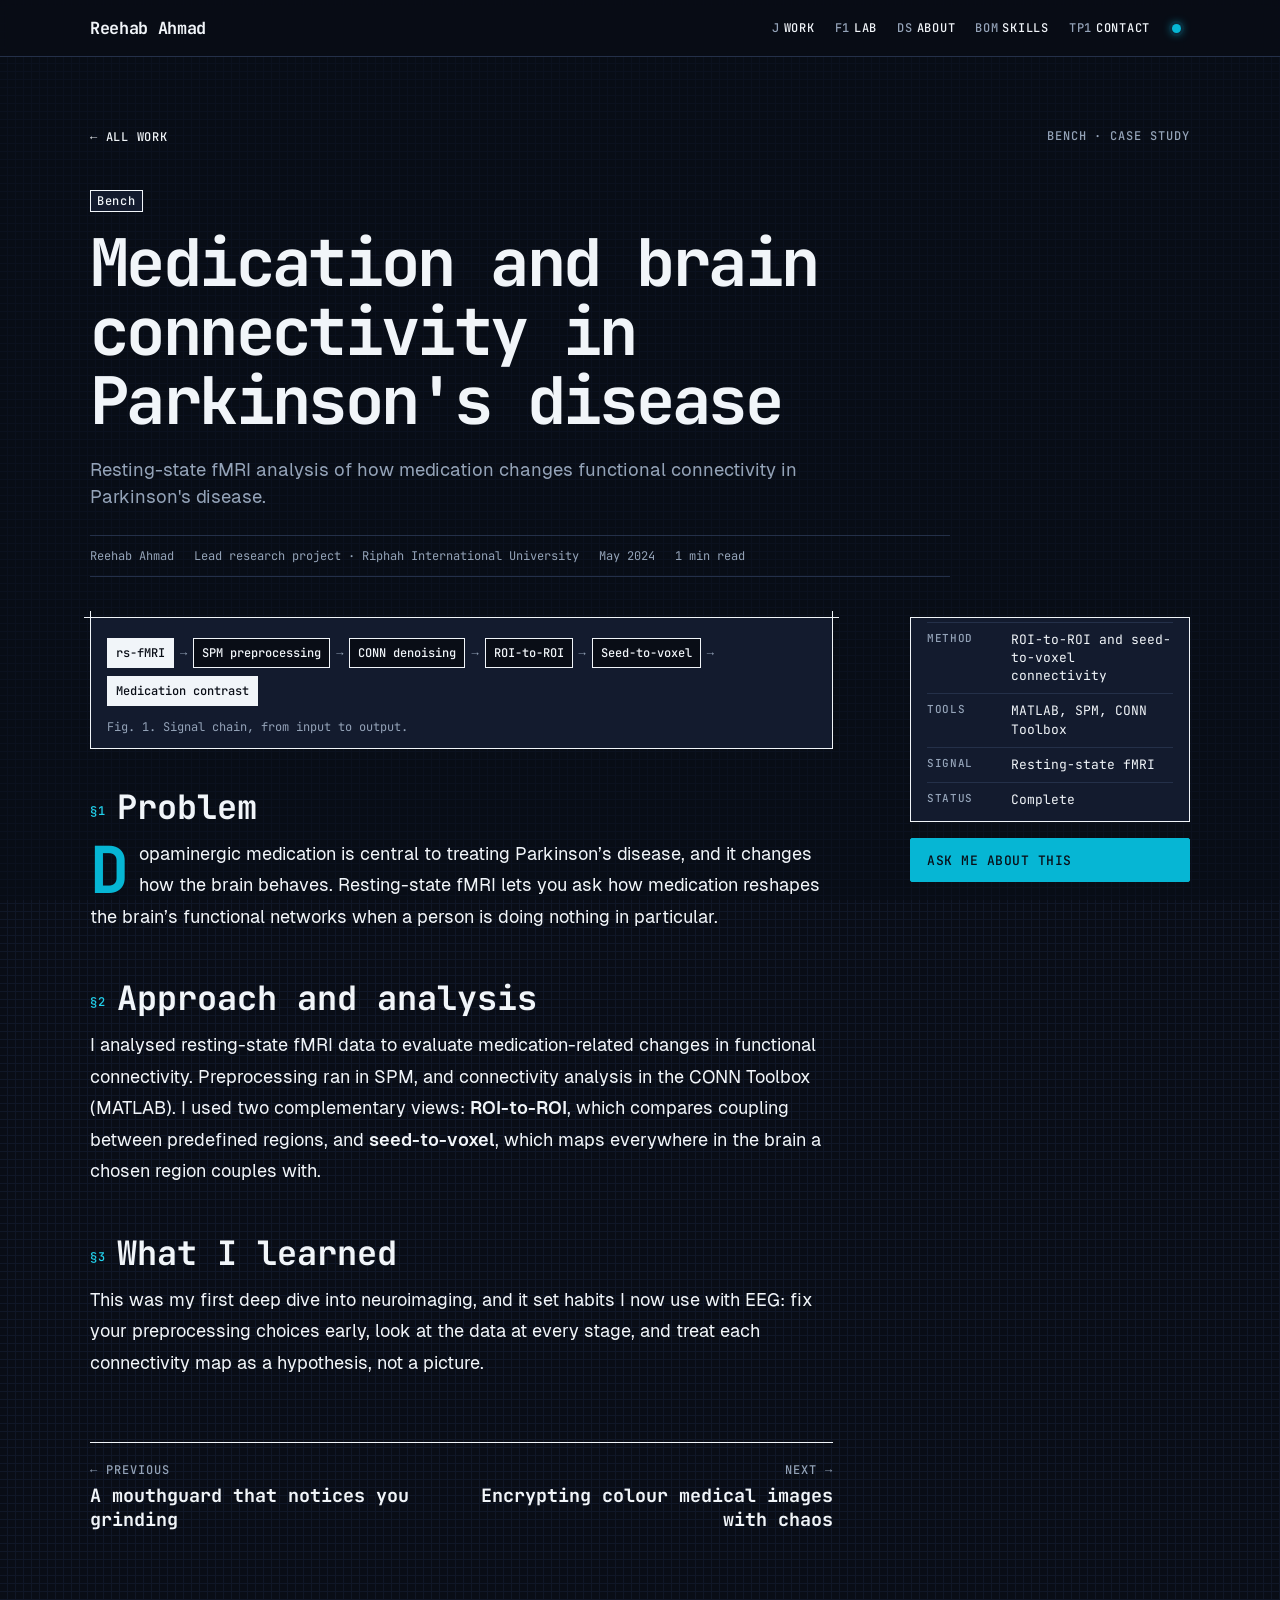
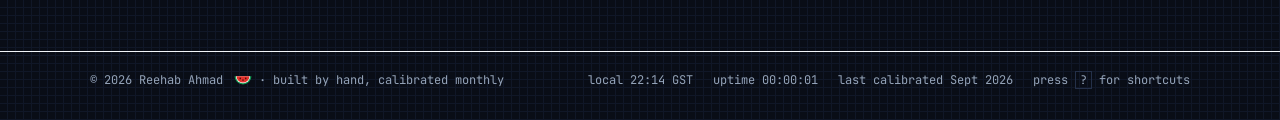
<file: work/parkinsons-fmri/index.html>
<!DOCTYPE html><html lang="en"><head><meta charset="utf-8"><meta name="viewport" content="width=device-width, initial-scale=1, viewport-fit=cover"><title>Medication and brain connectivity in Parkinson&#39;s disease · Reehab Ahmad</title><meta name="description" content="Resting-state fMRI analysis of how medication changes functional connectivity in Parkinson's disease."><link rel="canonical" href="https://reehabahmad.github.io/work/parkinsons-fmri/"><link rel="icon" href="/favicon.svg" type="image/svg+xml"><link rel="sitemap" href="/sitemap-index.xml"><meta name="theme-color" content="#090d16"><meta property="og:type" content="article"><meta property="og:title" content="Medication and brain connectivity in Parkinson's disease · Reehab Ahmad"><meta property="og:description" content="Resting-state fMRI analysis of how medication changes functional connectivity in Parkinson's disease."><meta property="og:url" content="https://reehabahmad.github.io/work/parkinsons-fmri/"><meta property="og:image" content="https://reehabahmad.github.io/og.png"><meta property="og:image:width" content="1200"><meta property="og:image:height" content="630"><meta name="twitter:card" content="summary_large_image"><script type="application/ld+json">{"@context":"https://schema.org","@type":"Person","name":"Reehab Ahmad","jobTitle":"Neural Engineer","url":"https://reehabahmad.github.io/","email":"mailto:reehabahmedraja@gmail.com","sameAs":["https://github.com/reehabahmad","https://www.linkedin.com/in/reehab-ahmad"],"knowsAbout":["EEG","Brain-computer interfaces","Biomedical signal processing","Functional connectivity"],"alumniOf":{"@type":"CollegeOrUniversity","name":"Riphah International University"},"address":{"@type":"PostalAddress","addressCountry":"AE"}}</script><link rel="stylesheet" href="/_astro/Base.DhE6yoQc.css"></head><body><a class="skip" href="#main">Skip to content</a><header class="top"><div class="wrap"><a class="brand" href="/" data-probe="HOME · 0V · ok">Reehab Ahmad</a><nav aria-label="Primary"><a href="/#work"><span>J</span>Work</a><a href="/#lab"><span>F1</span>Lab</a><a href="/#about"><span>DS</span>About</a><a href="/#skills"><span>BOM</span>Skills</a><a href="/#contact"><span>TP1</span>Contact</a><button class="led" id="led" type="button" aria-pressed="false" aria-label="Power LED: toggle debug view (D)" title="Debug view (D)"><i></i></button></nav></div></header><main id="main"><div class="progress" aria-hidden="true"></div><article class="article"><div class="wrap"><nav class="crumbs" aria-label="Breadcrumb"><a href="/#work">← All work</a><span class="label">Bench · case study</span></nav><header class="art-head"><span class="ref">Bench</span><h1>Medication and brain connectivity in Parkinson&#39;s disease</h1><p class="dek">Resting-state fMRI analysis of how medication changes functional connectivity in Parkinson&#39;s disease.</p><div class="byline"><span>Reehab Ahmad</span><span>Lead research project · Riphah International University</span><span>May 2024</span><span>1 min read</span></div></header><div class="art-layout"><div><figure class="chain xhair"><ol aria-label="Signal chain"><li><span>rs-fMRI</span></li><li><span>SPM preprocessing</span></li><li><span>CONN denoising</span></li><li><span>ROI-to-ROI</span></li><li><span>Seed-to-voxel</span></li><li><span>Medication contrast</span></li></ol><figcaption>Fig. 1. Signal chain, from input to output.</figcaption></figure><div class="prose" id="prose"><h2 id="problem">Problem</h2>
<p>Dopaminergic medication is central to treating Parkinson’s disease, and it changes how the brain behaves. Resting-state fMRI lets you ask how medication reshapes the brain’s functional networks when a person is doing nothing in particular.</p>
<h2 id="approach-and-analysis">Approach and analysis</h2>
<p>I analysed resting-state fMRI data to evaluate medication-related changes in functional connectivity. Preprocessing ran in SPM, and connectivity analysis in the CONN Toolbox (MATLAB). I used two complementary views: <strong>ROI-to-ROI</strong>, which compares coupling between predefined regions, and <strong>seed-to-voxel</strong>, which maps everywhere in the brain a chosen region couples with.</p>
<h2 id="what-i-learned">What I learned</h2>
<p>This was my first deep dive into neuroimaging, and it set habits I now use with EEG: fix your preprocessing choices early, look at the data at every stage, and treat each connectivity map as a hypothesis, not a picture.</p>
</div><nav class="next" aria-label="More case studies"><a href="/work/smart-occlusal-splint/"><span class="label">← Previous</span><span>A mouthguard that notices you grinding</span></a><a href="/work/medical-image-encryption/"><span class="label">Next →</span><span>Encrypting colour medical images with chaos</span></a></nav></div><aside class="art-side" aria-label="Project spec"><table class="spec"><tbody><tr><th scope="row">Method</th><td>ROI-to-ROI and seed-to-voxel connectivity</td></tr><tr><th scope="row">Tools</th><td>MATLAB, SPM, CONN Toolbox</td></tr><tr><th scope="row">Signal</th><td>Resting-state fMRI</td></tr><tr><th scope="row">Status</th><td>Complete</td></tr></tbody></table><div class="art-links"><a class="btn btn--primary" href="/#contact">Ask me about this</a></div></aside></div></div></article><script type="module">document.querySelectorAll(`#prose > h2`).forEach((e,t)=>{e.dataset.n=`§${t+1}`});</script></main><footer class="foot"><div class="wrap"><span>© 2026 Reehab Ahmad <svg class="melon" viewBox="0 0 32 20" role="img" aria-label="watermelon"><path d="M1 2 A15 15 0 0 0 31 2 Z" fill="#149954"></path><path d="M3.4 2 A12.6 12.6 0 0 0 28.6 2 Z" fill="#ffffff"></path><path d="M4.6 2 A11.4 11.4 0 0 0 27.4 2 Z" fill="#e4312b"></path><ellipse cx="11" cy="6" rx="0.9" ry="1.5" fill="#000000"></ellipse><ellipse cx="16" cy="9" rx="0.9" ry="1.5" fill="#000000"></ellipse><ellipse cx="21" cy="6" rx="0.9" ry="1.5" fill="#000000"></ellipse></svg> · built by hand, calibrated monthly</span><div class="readouts" aria-label="Instrument readouts"><span>local <span id="clock">--:--</span> GST</span><span>uptime <span id="uptime">00:00:00</span></span><span>last calibrated Sept 2026</span><span>press <kbd>?</kbd> for shortcuts</span></div></div></footer><div class="probe" id="probe" aria-hidden="true"></div><dialog id="keys" aria-labelledby="keys-title"><h2 id="keys-title">Shortcuts</h2><dl><dt><kbd>D</kbd></dt><dd>Toggle debug view (schematic mode)</dd><dt><kbd>?</kbd></dt><dd>Show this list</dd><dt><kbd>Esc</kbd></dt><dd>Close</dd></dl><form method="dialog"><button class="btn">Close</button></form></dialog><script type="module">var e=document.documentElement,t=document.getElementById(`led`),n=()=>document.querySelectorAll(`[data-ref]`).forEach(e=>{let t=e.getBoundingClientRect();e.dataset.dim=`${Math.round(t.width)}×${Math.round(t.height)}`}),r=r=>{e.classList.toggle(`debug`,r),t?.setAttribute(`aria-pressed`,String(r)),r&&n()};t?.addEventListener(`click`,()=>r(!e.classList.contains(`debug`))),addEventListener(`resize`,()=>{e.classList.contains(`debug`)&&n()});var i=document.getElementById(`keys`);addEventListener(`keydown`,t=>{let n=t.target;t.metaKey||t.ctrlKey||t.altKey||/input|textarea|select/i.test(n.tagName)||n.isContentEditable||(t.key===`d`||t.key===`D`?r(!e.classList.contains(`debug`)):t.key===`?`&&(i?.open?i.close():i?.showModal()))});var a=document.getElementById(`probe`);a&&matchMedia(`(pointer: fine)`).matches&&(e.classList.add(`has-probe`),addEventListener(`pointermove`,e=>{let t=e.target.closest(`[data-probe], a, button`);if(!t){a.classList.remove(`on`);return}a.textContent=t.dataset.probe??(t.tagName===`A`?`TP · link · ok`:`SW · button · ok`),a.style.transform=`translate(${e.clientX+14}px, ${e.clientY+16}px)`,a.classList.add(`on`)},{passive:!0}),document.addEventListener(`pointerleave`,()=>a.classList.remove(`on`)));var o=document.getElementById(`clock`),s=document.getElementById(`uptime`),c=Date.now(),l=()=>{if(o&&(o.textContent=new Date().toLocaleTimeString(`en-GB`,{timeZone:`Asia/Dubai`,hour:`2-digit`,minute:`2-digit`})),s){let e=Math.floor((Date.now()-c)/1e3);s.textContent=[e/3600,e/60%60,e%60].map(e=>String(Math.floor(e)).padStart(2,`0`)).join(`:`)}};l(),setInterval(l,1e3),document.querySelectorAll(`[data-copy]`).forEach(e=>e.addEventListener(`click`,async()=>{try{await navigator.clipboard.writeText(e.dataset.copy),e.textContent=`Copied`}catch{getSelection()?.selectAllChildren(e.previousElementSibling),e.textContent=`Selected`}setTimeout(()=>e.textContent=`Copy`,1600)}));var u=document.querySelector(`.progress`);if(u){let e=()=>{let e=document.documentElement.scrollHeight-innerHeight;u.style.transform=`scaleX(${e>0?scrollY/e:0})`};addEventListener(`scroll`,e,{passive:!0}),e()}console.log(`%c⌁ Hello, fellow engineer.%c
You found the debug port. Press D on the page for schematic view.
Hiring for BCI, EEG or neural signal processing? reehabahmedraja@gmail.com`,`font: 600 14px monospace; color: #06b6d4`,`font: 12px monospace; color: inherit`);</script></body></html>
</file>
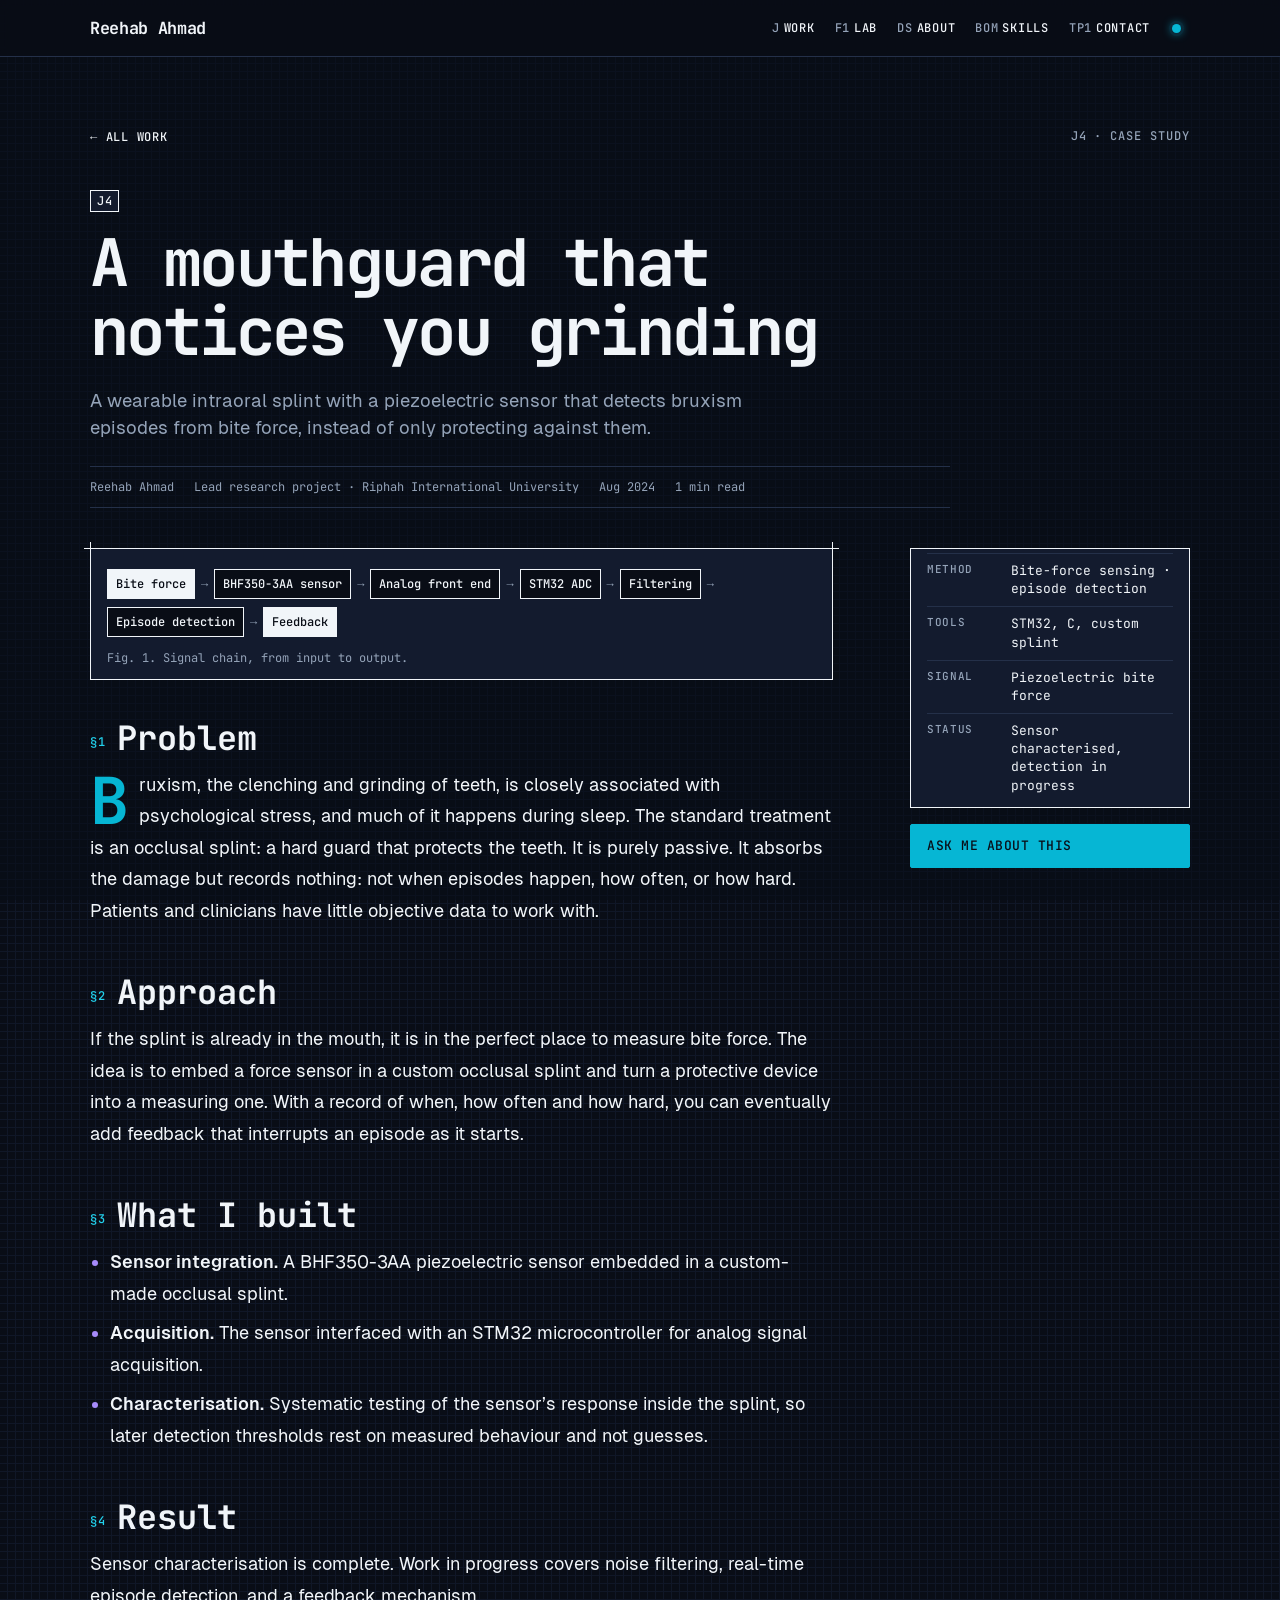
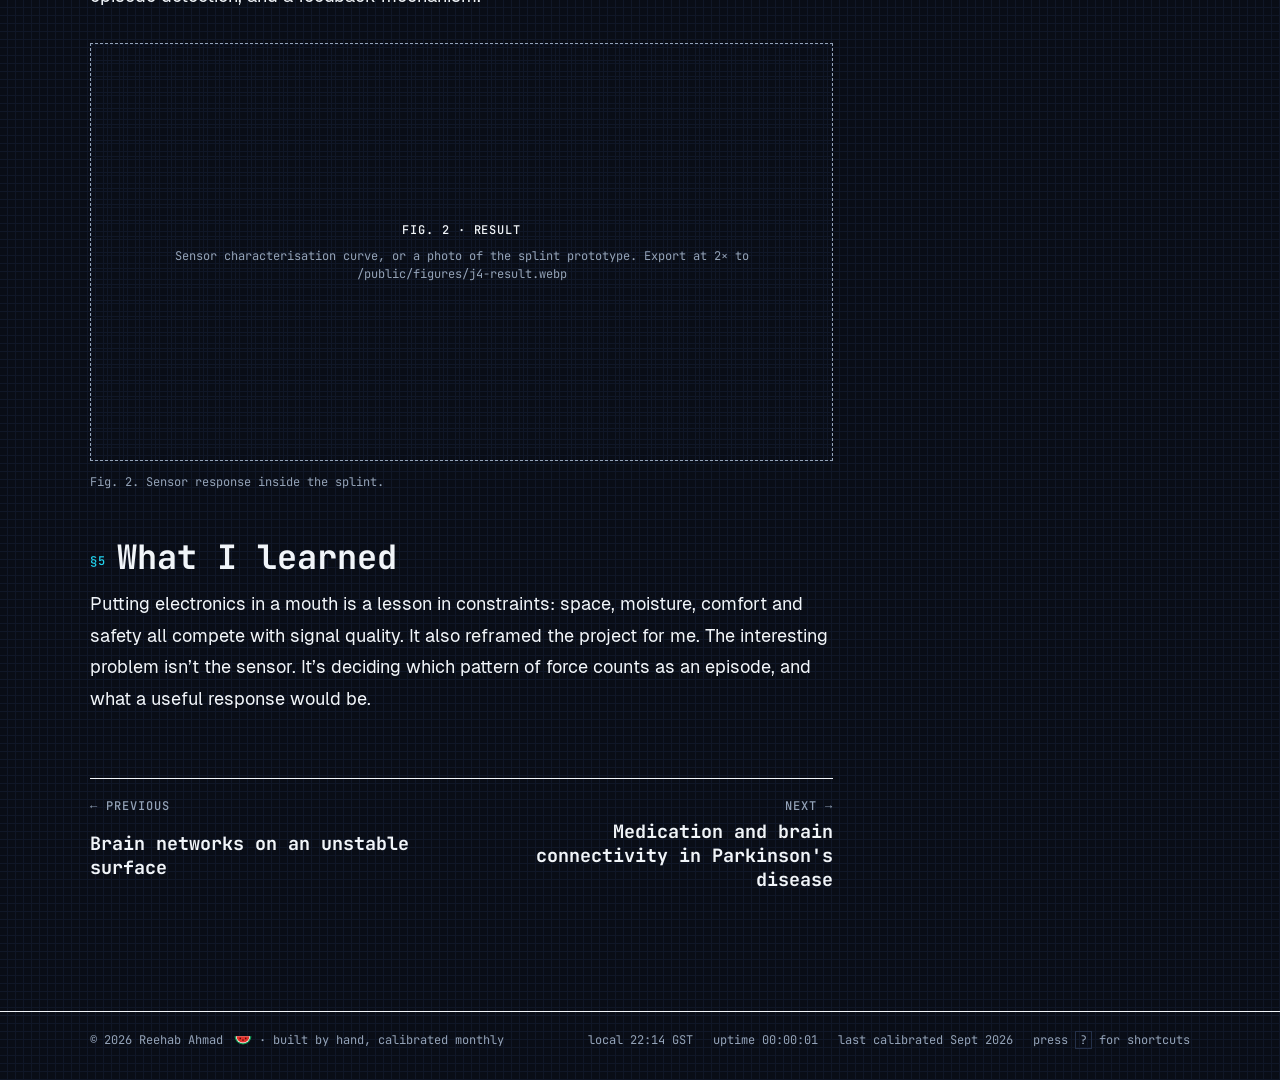
<file: work/smart-occlusal-splint/index.html>
<!DOCTYPE html><html lang="en"><head><meta charset="utf-8"><meta name="viewport" content="width=device-width, initial-scale=1, viewport-fit=cover"><title>A mouthguard that notices you grinding · Reehab Ahmad</title><meta name="description" content="A wearable intraoral splint with a piezoelectric sensor that detects bruxism episodes from bite force, instead of only protecting against them."><link rel="canonical" href="https://reehabahmad.github.io/work/smart-occlusal-splint/"><link rel="icon" href="/favicon.svg" type="image/svg+xml"><link rel="sitemap" href="/sitemap-index.xml"><meta name="theme-color" content="#090d16"><meta property="og:type" content="article"><meta property="og:title" content="A mouthguard that notices you grinding · Reehab Ahmad"><meta property="og:description" content="A wearable intraoral splint with a piezoelectric sensor that detects bruxism episodes from bite force, instead of only protecting against them."><meta property="og:url" content="https://reehabahmad.github.io/work/smart-occlusal-splint/"><meta property="og:image" content="https://reehabahmad.github.io/og.png"><meta property="og:image:width" content="1200"><meta property="og:image:height" content="630"><meta name="twitter:card" content="summary_large_image"><script type="application/ld+json">{"@context":"https://schema.org","@type":"Person","name":"Reehab Ahmad","jobTitle":"Neural Engineer","url":"https://reehabahmad.github.io/","email":"mailto:reehabahmedraja@gmail.com","sameAs":["https://github.com/reehabahmad","https://www.linkedin.com/in/reehab-ahmad"],"knowsAbout":["EEG","Brain-computer interfaces","Biomedical signal processing","Functional connectivity"],"alumniOf":{"@type":"CollegeOrUniversity","name":"Riphah International University"},"address":{"@type":"PostalAddress","addressCountry":"AE"}}</script><link rel="stylesheet" href="/_astro/Base.DhE6yoQc.css"></head><body><a class="skip" href="#main">Skip to content</a><header class="top"><div class="wrap"><a class="brand" href="/" data-probe="HOME · 0V · ok">Reehab Ahmad</a><nav aria-label="Primary"><a href="/#work"><span>J</span>Work</a><a href="/#lab"><span>F1</span>Lab</a><a href="/#about"><span>DS</span>About</a><a href="/#skills"><span>BOM</span>Skills</a><a href="/#contact"><span>TP1</span>Contact</a><button class="led" id="led" type="button" aria-pressed="false" aria-label="Power LED: toggle debug view (D)" title="Debug view (D)"><i></i></button></nav></div></header><main id="main"><div class="progress" aria-hidden="true"></div><article class="article"><div class="wrap"><nav class="crumbs" aria-label="Breadcrumb"><a href="/#work">← All work</a><span class="label">J4 · case study</span></nav><header class="art-head"><span class="ref">J4</span><h1>A mouthguard that notices you grinding</h1><p class="dek">A wearable intraoral splint with a piezoelectric sensor that detects bruxism episodes from bite force, instead of only protecting against them.</p><div class="byline"><span>Reehab Ahmad</span><span>Lead research project · Riphah International University</span><span>Aug 2024</span><span>1 min read</span></div></header><div class="art-layout"><div><figure class="chain xhair"><ol aria-label="Signal chain"><li><span>Bite force</span></li><li><span>BHF350-3AA sensor</span></li><li><span>Analog front end</span></li><li><span>STM32 ADC</span></li><li><span>Filtering</span></li><li><span>Episode detection</span></li><li><span>Feedback</span></li></ol><figcaption>Fig. 1. Signal chain, from input to output.</figcaption></figure><div class="prose" id="prose"><h2 id="problem">Problem</h2>
<p>Bruxism, the clenching and grinding of teeth, is closely associated with psychological stress, and much of it happens during sleep. The standard treatment is an occlusal splint: a hard guard that protects the teeth. It is purely passive. It absorbs the damage but records nothing: not when episodes happen, how often, or how hard. Patients and clinicians have little objective data to work with.</p>
<h2 id="approach">Approach</h2>
<p>If the splint is already in the mouth, it is in the perfect place to measure bite force. The idea is to embed a force sensor in a custom occlusal splint and turn a protective device into a measuring one. With a record of when, how often and how hard, you can eventually add feedback that interrupts an episode as it starts.</p>
<h2 id="what-i-built">What I built</h2>
<ul>
<li><strong>Sensor integration.</strong> A BHF350-3AA piezoelectric sensor embedded in a custom-made occlusal splint.</li>
<li><strong>Acquisition.</strong> The sensor interfaced with an STM32 microcontroller for analog signal acquisition.</li>
<li><strong>Characterisation.</strong> Systematic testing of the sensor’s response inside the splint, so later detection thresholds rest on measured behaviour and not guesses.</li>
</ul>
<h2 id="result">Result</h2>
<p>Sensor characterisation is complete. Work in progress covers noise filtering, real-time episode detection, and a feedback mechanism.</p>
<figure class="fig fig--pending">
  <div class="fig-frame"><span>FIG. 2 · RESULT</span><span>Sensor characterisation curve, or a photo of the splint prototype. Export at 2× to /public/figures/j4-result.webp</span></div>
  <figcaption>Fig. 2. Sensor response inside the splint.</figcaption>
</figure>
<h2 id="what-i-learned">What I learned</h2>
<p>Putting electronics in a mouth is a lesson in constraints: space, moisture, comfort and safety all compete with signal quality. It also reframed the project for me. The interesting problem isn’t the sensor. It’s deciding which pattern of force counts as an episode, and what a useful response would be.</p>
</div><nav class="next" aria-label="More case studies"><a href="/work/eeg-connectivity-balance/"><span class="label">← Previous</span><span>Brain networks on an unstable surface</span></a><a href="/work/parkinsons-fmri/"><span class="label">Next →</span><span>Medication and brain connectivity in Parkinson&#39;s disease</span></a></nav></div><aside class="art-side" aria-label="Project spec"><table class="spec"><tbody><tr><th scope="row">Method</th><td>Bite-force sensing · episode detection</td></tr><tr><th scope="row">Tools</th><td>STM32, C, custom splint</td></tr><tr><th scope="row">Signal</th><td>Piezoelectric bite force</td></tr><tr><th scope="row">Status</th><td>Sensor characterised, detection in progress</td></tr></tbody></table><div class="art-links"><a class="btn btn--primary" href="/#contact">Ask me about this</a></div></aside></div></div></article><script type="module">document.querySelectorAll(`#prose > h2`).forEach((e,t)=>{e.dataset.n=`§${t+1}`});</script></main><footer class="foot"><div class="wrap"><span>© 2026 Reehab Ahmad <svg class="melon" viewBox="0 0 32 20" role="img" aria-label="watermelon"><path d="M1 2 A15 15 0 0 0 31 2 Z" fill="#149954"></path><path d="M3.4 2 A12.6 12.6 0 0 0 28.6 2 Z" fill="#ffffff"></path><path d="M4.6 2 A11.4 11.4 0 0 0 27.4 2 Z" fill="#e4312b"></path><ellipse cx="11" cy="6" rx="0.9" ry="1.5" fill="#000000"></ellipse><ellipse cx="16" cy="9" rx="0.9" ry="1.5" fill="#000000"></ellipse><ellipse cx="21" cy="6" rx="0.9" ry="1.5" fill="#000000"></ellipse></svg> · built by hand, calibrated monthly</span><div class="readouts" aria-label="Instrument readouts"><span>local <span id="clock">--:--</span> GST</span><span>uptime <span id="uptime">00:00:00</span></span><span>last calibrated Sept 2026</span><span>press <kbd>?</kbd> for shortcuts</span></div></div></footer><div class="probe" id="probe" aria-hidden="true"></div><dialog id="keys" aria-labelledby="keys-title"><h2 id="keys-title">Shortcuts</h2><dl><dt><kbd>D</kbd></dt><dd>Toggle debug view (schematic mode)</dd><dt><kbd>?</kbd></dt><dd>Show this list</dd><dt><kbd>Esc</kbd></dt><dd>Close</dd></dl><form method="dialog"><button class="btn">Close</button></form></dialog><script type="module">var e=document.documentElement,t=document.getElementById(`led`),n=()=>document.querySelectorAll(`[data-ref]`).forEach(e=>{let t=e.getBoundingClientRect();e.dataset.dim=`${Math.round(t.width)}×${Math.round(t.height)}`}),r=r=>{e.classList.toggle(`debug`,r),t?.setAttribute(`aria-pressed`,String(r)),r&&n()};t?.addEventListener(`click`,()=>r(!e.classList.contains(`debug`))),addEventListener(`resize`,()=>{e.classList.contains(`debug`)&&n()});var i=document.getElementById(`keys`);addEventListener(`keydown`,t=>{let n=t.target;t.metaKey||t.ctrlKey||t.altKey||/input|textarea|select/i.test(n.tagName)||n.isContentEditable||(t.key===`d`||t.key===`D`?r(!e.classList.contains(`debug`)):t.key===`?`&&(i?.open?i.close():i?.showModal()))});var a=document.getElementById(`probe`);a&&matchMedia(`(pointer: fine)`).matches&&(e.classList.add(`has-probe`),addEventListener(`pointermove`,e=>{let t=e.target.closest(`[data-probe], a, button`);if(!t){a.classList.remove(`on`);return}a.textContent=t.dataset.probe??(t.tagName===`A`?`TP · link · ok`:`SW · button · ok`),a.style.transform=`translate(${e.clientX+14}px, ${e.clientY+16}px)`,a.classList.add(`on`)},{passive:!0}),document.addEventListener(`pointerleave`,()=>a.classList.remove(`on`)));var o=document.getElementById(`clock`),s=document.getElementById(`uptime`),c=Date.now(),l=()=>{if(o&&(o.textContent=new Date().toLocaleTimeString(`en-GB`,{timeZone:`Asia/Dubai`,hour:`2-digit`,minute:`2-digit`})),s){let e=Math.floor((Date.now()-c)/1e3);s.textContent=[e/3600,e/60%60,e%60].map(e=>String(Math.floor(e)).padStart(2,`0`)).join(`:`)}};l(),setInterval(l,1e3),document.querySelectorAll(`[data-copy]`).forEach(e=>e.addEventListener(`click`,async()=>{try{await navigator.clipboard.writeText(e.dataset.copy),e.textContent=`Copied`}catch{getSelection()?.selectAllChildren(e.previousElementSibling),e.textContent=`Selected`}setTimeout(()=>e.textContent=`Copy`,1600)}));var u=document.querySelector(`.progress`);if(u){let e=()=>{let e=document.documentElement.scrollHeight-innerHeight;u.style.transform=`scaleX(${e>0?scrollY/e:0})`};addEventListener(`scroll`,e,{passive:!0}),e()}console.log(`%c⌁ Hello, fellow engineer.%c
You found the debug port. Press D on the page for schematic view.
Hiring for BCI, EEG or neural signal processing? reehabahmedraja@gmail.com`,`font: 600 14px monospace; color: #06b6d4`,`font: 12px monospace; color: inherit`);</script></body></html>
</file>
<file: _astro/Base.DhE6yoQc.css>
@font-face{font-family:Geist Sans;font-style:normal;font-display:swap;font-weight:400;src:url(/_astro/geist-sans-latin-400-normal.gapTbOY8.woff2)format("woff2"),url(/_astro/geist-sans-latin-400-normal.BOaIZNA2.woff)format("woff")}@font-face{font-family:Geist Sans;font-style:normal;font-display:swap;font-weight:600;src:url(/_astro/geist-sans-latin-600-normal.DFOURf8L.woff2)format("woff2"),url(/_astro/geist-sans-latin-600-normal.CA1yjETN.woff)format("woff")}@font-face{font-family:JetBrains Mono;font-style:normal;font-display:swap;font-weight:400;src:url(/_astro/jetbrains-mono-latin-400-normal.V6pRDFza.woff2)format("woff2"),url(/_astro/jetbrains-mono-latin-400-normal.6-qcROiO.woff)format("woff")}@font-face{font-family:JetBrains Mono;font-style:normal;font-display:swap;font-weight:500;src:url(/_astro/jetbrains-mono-latin-500-normal.BWZEU5yA.woff2)format("woff2"),url(/_astro/jetbrains-mono-latin-500-normal.CJOVTJB7.woff)format("woff")}@font-face{font-family:JetBrains Mono;font-style:normal;font-display:swap;font-weight:700;src:url(/_astro/jetbrains-mono-latin-700-normal.BYuf6tUa.woff2)format("woff2"),url(/_astro/jetbrains-mono-latin-700-normal.D3wTyLJW.woff)format("woff")}:root{--bg:#090d16;--panel:#131b2e;--ink:#f1f5f9;--ink-muted:#94a3b8;--grid:#101727;--rule:#243049;--accent:#06b6d4;--accent-ink:#22d3ee;--accent-soft:#0b2b3a;--accent-2:#a78bfa;--ok:var(--accent-2);--font-display:"JetBrains Mono", ui-monospace, "SF Mono", Menlo, Consolas, monospace;--font-body:"Geist Sans", "Geist", system-ui, -apple-system, "Segoe UI", sans-serif;--font-mono:"JetBrains Mono", ui-monospace, "SF Mono", Menlo, Consolas, monospace;--step--1:.8125rem;--step-0:1.0625rem;--step-1:1.15rem;--step-2:1.35rem;--step-3:clamp(1.6rem, 3.2vw, 2.1rem);--step-4:clamp(2.4rem, 6vw, 4.1rem);--unit:8px;--radius:2px;--ease:cubic-bezier(.2, .7, .2, 1);--dur:.3s;--gutter:clamp(16px, 4vw, 40px);--measure:68ch;color-scheme:dark;--term-bg:#060911;--term-ink:#f1f5f9;--term-muted:#94a3b8;--term-ok:#67e8f9;--term-accent:#22d3ee;--term-rule:#1e293b}*,:before,:after{box-sizing:border-box}html{-webkit-text-size-adjust:100%;scroll-padding-top:72px}@media (prefers-reduced-motion:no-preference){html{scroll-behavior:smooth}}body{background-color:var(--bg);transition:background-color var(--dur) var(--ease), color var(--dur) var(--ease);color:var(--ink);font:400 var(--step-0)/1.65 var(--font-body);background-image:linear-gradient(var(--grid) 1px, transparent 1px), linear-gradient(90deg, var(--grid) 1px, transparent 1px);text-rendering:optimizelegibility;background-position:-1px -1px;background-size:8px 8px;margin:0}body:before{content:"";z-index:-1;pointer-events:none;background:color-mix(in srgb, var(--bg) 55%, transparent);position:fixed;inset:0}img,svg,canvas{max-width:100%;display:block}a{color:var(--accent-ink);text-underline-offset:3px;text-decoration-thickness:1px}a:hover{text-decoration-thickness:2px}:focus-visible{outline:2px solid var(--accent-ink);outline-offset:3px}::selection{background:var(--accent-soft)}h1,h2,h3{text-wrap:balance}p{text-wrap:pretty}.skip{background:var(--ink);color:var(--bg);z-index:100;padding:8px 12px;position:absolute;top:8px;left:-9999px}.skip:focus{left:8px}.visually-hidden{clip:rect(0 0 0 0);white-space:nowrap;width:1px;height:1px;overflow:hidden;position:absolute!important}.mono{font-family:var(--font-mono)}.label{font:500 .75rem/1.2 var(--font-mono);letter-spacing:.08em;text-transform:uppercase;color:var(--ink-muted)}.ref{font:500 .75rem/1 var(--font-mono);letter-spacing:.06em;border:1px solid var(--ink);color:var(--ink);background:var(--panel);padding:4px 6px;display:inline-block}.wrap{width:100%;max-width:1180px;padding-inline:var(--gutter);margin-inline:auto}.top{z-index:40;background:color-mix(in srgb, var(--bg) 92%, transparent);backdrop-filter:blur(6px);border-bottom:1px solid var(--rule);position:sticky;top:0}.top .wrap{justify-content:space-between;align-items:center;gap:16px;min-height:56px;display:flex}.brand{color:var(--ink);font:600 1.05rem/1 var(--font-display);letter-spacing:-.02em;align-items:center;gap:10px;text-decoration:none;display:flex}.top nav{align-items:center;gap:4px;display:flex}.top nav a{font:500 .75rem var(--font-mono);letter-spacing:.06em;text-transform:uppercase;color:var(--ink);padding:8px;text-decoration:none}.top nav a span{color:var(--ink-muted);margin-right:4px}.top nav a:hover{color:var(--accent-ink)}@media (width<=860px){.top nav a:not(.nav-cta){display:none}}.led{cursor:pointer;background:0 0;border:0;border-radius:50%;place-items:center;block-size:28px;inline-size:28px;padding:0;display:grid}.led i{background:var(--accent);block-size:9px;inline-size:9px;box-shadow:0 0 0 3px var(--accent-soft), 0 0 10px var(--accent);border-radius:50%;animation:2.4s ease-in-out infinite led}@keyframes led{0%,70%,to{opacity:1}80%{opacity:.25}}.btn{min-height:44px;font:500 .8125rem/1 var(--font-mono);letter-spacing:.04em;text-transform:uppercase;border:1px solid var(--ink);color:var(--ink);background:var(--panel);border-radius:var(--radius);transition:background var(--dur) var(--ease), color var(--dur) var(--ease), transform .12s var(--ease);cursor:pointer;align-items:center;gap:8px;padding:10px 16px;text-decoration:none;display:inline-flex}.btn:hover{background:var(--ink);color:var(--bg)}.btn:active{transform:translateY(1px)}.btn--primary{background:var(--accent);border-color:var(--accent);color:var(--bg)}.btn--primary:hover{background:var(--ink);border-color:var(--ink);color:var(--bg)}.btn svg{flex:none;block-size:16px;inline-size:16px}.icon-links{gap:4px;display:flex}.icon-link{block-size:44px;inline-size:44px;color:var(--ink);border-radius:var(--radius);transition:border-color var(--dur) var(--ease), color var(--dur) var(--ease);border:1px solid #0000;place-items:center;display:grid}.icon-link:hover{border-color:var(--ink);color:var(--accent-ink)}.icon-link svg{block-size:20px;inline-size:20px}.sec{padding-block:clamp(56px,9vw,104px) 0;position:relative}.sec-head{grid-template-columns:auto 1fr auto;align-items:baseline;gap:8px 16px;margin-bottom:32px;display:grid}.sec-head h2{font:600 var(--step-3)/1.1 var(--font-display);letter-spacing:-.03em;margin:0}.sec-head .aside{font:400 .75rem var(--font-mono);color:var(--ink-muted);text-align:right}@media (width<=640px){.sec-head{grid-template-columns:auto 1fr}.sec-head .aside{text-align:left;grid-column:1/-1}}.rule{border-top:1px solid var(--ink);opacity:.55;background-image:repeating-linear-gradient(90deg, var(--ink) 0 1px, transparent 1px 40px), repeating-linear-gradient(90deg, var(--ink) 0 1px, transparent 1px 8px);background-repeat:no-repeat;background-size:100% 10px,100% 5px;block-size:12px;margin:0}.xhair{position:relative}.xhair:before,.xhair:after{content:"";pointer-events:none;background:linear-gradient(var(--ink), var(--ink)) center / 13px 1px no-repeat, linear-gradient(var(--ink), var(--ink)) center / 1px 13px no-repeat;block-size:13px;inline-size:13px;position:absolute}.xhair:before{top:-7px;left:-7px}.xhair:after{top:-7px;right:-7px}.hero{padding-block:clamp(32px,6vw,72px) 0}.hero-grid{grid-template-columns:minmax(0,1fr) minmax(0,1.05fr);align-items:center;gap:clamp(24px,5vw,64px);display:grid}.hero h1{font:700 var(--step-4)/.95 var(--font-display);letter-spacing:-.045em;margin:16px 0}.positioning{font:500 var(--step-2)/1.45 var(--font-display);max-width:34ch;margin:0 0 16px}.intro{color:var(--ink-muted);max-width:46ch;margin:0 0 24px}.hero-actions{flex-wrap:wrap;align-items:center;gap:12px;display:flex}.scope{background:var(--panel);border:1px solid var(--ink);padding:12px}.scope-bar{flex-wrap:wrap;justify-content:space-between;align-items:center;gap:8px 12px;margin-bottom:8px;display:flex}.scope-bar .readout{flex:100%;margin:0}.readout{font:500 .75rem var(--font-mono);color:var(--ink)}.readout b{color:var(--accent-ink);font-weight:500}.scope-controls{flex-wrap:wrap;gap:8px;display:flex}.seg{border:1px solid var(--ink);display:flex}.seg button{font:500 .75rem var(--font-mono);border:0;border-left:1px solid var(--ink);min-block-size:32px;min-inline-size:40px;color:var(--ink);cursor:pointer;transition:background var(--dur) var(--ease), color var(--dur) var(--ease);background:0 0;padding:4px 8px}.seg button:first-child{border-left:0}.seg button:hover{background:var(--accent-soft)}.seg button[aria-pressed=true]{background:var(--ink);color:var(--bg)}.modes button[aria-pressed=true]{background:var(--accent-2);color:var(--panel)}.map-wrap{aspect-ratio:1/.92;position:relative}#map{cursor:crosshair;block-size:100%;inline-size:100%}.scope-foot{justify-content:space-between;gap:12px;margin-top:8px;display:flex}@media (width<=767px){.hero-grid{grid-template-columns:1fr}}.cards{grid-template-columns:repeat(2,minmax(0,1fr));gap:24px;display:grid}@media (width<=767px){.cards{grid-template-columns:1fr}}.card{background:var(--panel);border:1px solid var(--ink);transition:transform var(--dur) var(--ease), box-shadow var(--dur) var(--ease);flex-direction:column;padding:20px;display:flex;position:relative}.card:hover{box-shadow:4px 4px 0 var(--ink);transform:translate(-2px,-2px)}.card-top{justify-content:space-between;align-items:center;gap:12px;margin-bottom:16px;display:flex}.status{font:500 .6875rem var(--font-mono);letter-spacing:.06em;text-transform:uppercase;color:var(--ink-muted);align-items:center;gap:6px;display:inline-flex}.status:before{content:"";background:var(--ink-muted);border-radius:50%;block-size:7px;inline-size:7px}.status[data-state=live]:before{background:var(--accent)}.status[data-state=done]:before{background:var(--ok)}.card h3{font:600 var(--step-2)/1.15 var(--font-display);margin:0 0 8px}.card h3 a{color:var(--ink);text-decoration:none}.card h3 a:after{content:"";position:absolute;inset:0}.card p{color:var(--ink-muted);margin:0 0 16px;font-size:.95rem}.spec{border-collapse:collapse;inline-size:100%;font:400 .8125rem/1.4 var(--font-mono);margin-top:auto}.spec th,.spec td{border-top:1px solid var(--rule);text-align:left;vertical-align:top;padding:8px 0}.spec th{color:var(--ink-muted);text-transform:uppercase;letter-spacing:.06em;inline-size:34%;padding-right:12px;font-size:.6875rem;font-weight:500}.card-foot{font:500 .75rem var(--font-mono);letter-spacing:.04em;text-transform:uppercase;justify-content:space-between;align-items:center;margin-top:16px;display:flex}.card-foot .more{color:var(--accent-ink)}.card-foot .extra{z-index:1;gap:12px;display:flex;position:relative}.bench{border-top:1px solid var(--ink);margin-top:40px}.bench h3{font:500 .75rem var(--font-mono);letter-spacing:.08em;text-transform:uppercase;color:var(--ink-muted);margin:16px 0 8px}.bench ul{margin:0;padding:0;list-style:none}.bench li{border-bottom:1px solid var(--rule);grid-template-columns:1fr auto;align-items:baseline;gap:4px 16px;padding:12px 0;display:grid}.bench li a{color:var(--ink);font:600 var(--step-1)/1.3 var(--font-display);text-decoration:none}.bench li a:hover{color:var(--accent-ink)}.bench li span{font:400 .75rem var(--font-mono);color:var(--ink-muted)}.bench li p{color:var(--ink-muted);grid-column:1/-1;margin:0;font-size:.9rem}.lab{grid-template-columns:minmax(0,300px) minmax(0,1fr);align-items:start;gap:24px;display:grid}@media (width<=900px){.lab{grid-template-columns:1fr}}.lab-controls,.lab-plots{background:var(--panel);border:1px solid var(--ink);padding:16px}.lab-controls{gap:18px;display:grid}.lab-intro{color:var(--ink-muted);margin:0;font-size:.95rem}.lab-field{gap:6px;display:grid}.lab-field label{font:500 .75rem var(--font-mono);letter-spacing:.06em;text-transform:uppercase;color:var(--ink-muted);justify-content:space-between;gap:12px;display:flex}.lab-field output{color:var(--ink);font-variant-numeric:tabular-nums}.lab-field small{color:var(--ink-muted);font-size:.8rem}.lab input[type=range]{inline-size:100%;accent-color:var(--accent);min-block-size:28px}.lab-toggles{border-top:1px solid var(--rule);gap:10px;padding-top:16px;display:grid}.lab-toggle{cursor:pointer;align-items:center;gap:10px;min-block-size:28px;font-size:.92rem;display:flex}.lab-toggle input{block-size:18px;inline-size:18px;accent-color:var(--accent);flex:none}.lab-toggle small{color:var(--ink-muted);font-size:.8rem;display:block}.lab-presets{flex-wrap:wrap;gap:8px;display:flex}.lab-presets .btn{flex:auto;justify-content:center}.lab-score{border-top:1px solid var(--rule);padding-top:16px}.lab-score p{margin:0}.lab-score .pct{font:700 2.2rem/1 var(--font-display);color:var(--accent);font-variant-numeric:tabular-nums;letter-spacing:-.03em}.lab-score .note{font:400 .8125rem/1.5 var(--font-mono);color:var(--ink);min-block-size:3em;margin-top:8px}.lab-plots{gap:16px;display:grid}.lab-plot{gap:6px;margin:0;display:grid}.lab-plot canvas{block-size:190px;inline-size:100%}.lab-plot+.lab-plot canvas{block-size:160px}.lab-plot figcaption{flex-wrap:wrap;justify-content:space-between;gap:12px;margin:0;display:flex}.lab-legend{gap:14px;display:inline-flex}.lab-robot{border-top:1px solid var(--rule);grid-template-columns:minmax(0,200px) minmax(0,1fr);align-items:center;gap:16px;padding-top:16px;display:grid}@media (width<=560px){.lab-robot{grid-template-columns:1fr}}.lab-robot-ui{justify-items:start;gap:8px;display:grid}.lab-run-result{font:400 .8125rem/1.5 var(--font-mono);color:var(--ink);margin:0}.lab-robot .tiny{color:var(--ink-muted);margin:0;font-size:.8rem}.lab-run-result b{color:var(--accent);font-weight:500}.hand{inline-size:100%;max-inline-size:220px;overflow:visible}.hand rect{fill:var(--panel);stroke:var(--ink);stroke-width:1.4px}.hand .arm{fill:var(--bg);stroke:var(--ink-muted)}.hand circle{fill:var(--accent-2);stroke:var(--ink);stroke-width:1px}.hand .j{transform-box:view-box;transition:transform .22s var(--ease)}.hand .p1{transform-origin:90px 44px}.hand .p2{transform-origin:122px 44px}.hand .p3{transform-origin:148px 44px}.hand .t1{transform-origin:80px 78px}.hand .t2{transform-origin:106px 78px}.hand.grip .p1{transform:rotate(38deg)}.hand.grip .p2{transform:rotate(52deg)}.hand.grip .p3{transform:rotate(48deg)}.hand.grip .t1{transform:rotate(-30deg)}.hand.grip .t2{transform:rotate(-38deg)}.hand.grip .tip{fill:var(--accent)}.lab-legend i{vertical-align:middle;block-size:2px;inline-size:14px;margin-right:5px;display:inline-block}.ds{grid-template-columns:minmax(0,1fr) minmax(0,1fr);gap:24px;display:grid}@media (width<=900px){.ds{grid-template-columns:1fr}}.ds-block{background:var(--panel);border:1px solid var(--ink)}.ds-block>h3{background:var(--ink);color:var(--bg);font:500 .75rem var(--font-mono);letter-spacing:.08em;text-transform:uppercase;justify-content:space-between;margin:0;padding:8px 16px;display:flex}.ds-block>h3 span{color:var(--rule)}.ds-body{padding:16px}.ds-body p{max-width:var(--measure);margin:0 0 12px}.ds-body ul{margin:0;padding-left:18px}.ds-body li{margin:4px 0}.ds-body li::marker{content:"▪  ";color:var(--accent-2)}.kv{border-collapse:collapse;inline-size:100%;font-size:.9rem}.kv th,.kv td{text-align:left;border-bottom:1px solid var(--rule);vertical-align:top;padding:8px 0}.kv th{font:500 .6875rem var(--font-mono);text-transform:uppercase;letter-spacing:.06em;color:var(--ink-muted);inline-size:38%;padding-right:12px}.kv tr:last-child th,.kv tr:last-child td{border-bottom:0}.ds-wide{grid-column:1/-1}.pins{margin:0;padding:0;list-style:none}.pins li{border-bottom:1px solid var(--rule);grid-template-columns:44px minmax(0,1fr) auto;gap:4px 16px;padding:14px 0;display:grid}.pins li:last-child{border-bottom:0}.pin{font:500 .75rem var(--font-mono);border:1px solid var(--ink);place-items:center;block-size:26px;display:grid}.pins b{font-weight:600}.pins .org{color:var(--ink-muted);font-size:.9rem}.pins .when{font:400 .75rem var(--font-mono);color:var(--ink-muted);white-space:nowrap;font-variant-numeric:tabular-nums}.pins .note{max-width:var(--measure);grid-column:2/-1;margin:4px 0 0;font-size:.9rem}@media (width<=560px){.pins li{grid-template-columns:36px minmax(0,1fr)}.pins .when{grid-column:2}}.table-scroll{background:var(--panel);border:1px solid var(--ink);overflow-x:auto}.bom{border-collapse:collapse;inline-size:100%;min-inline-size:560px;font-size:.9rem}.bom th{font:500 .6875rem var(--font-mono);text-transform:uppercase;letter-spacing:.08em;text-align:left;background:var(--ink);color:var(--bg);padding:10px 16px}.bom td{border-top:1px solid var(--rule);vertical-align:top;padding:10px 16px}.bom td:first-child{font:400 .75rem var(--font-mono);color:var(--ink-muted);font-variant-numeric:tabular-nums;inline-size:56px}.bom td.part{font-weight:600}.lvl{font:400 .75rem var(--font-mono);align-items:center;gap:8px;display:inline-flex}.lvl i{gap:2px;display:inline-flex}.lvl i b{border:1px solid var(--ink);block-size:12px;inline-size:6px}.lvl i b.on{background:var(--ink)}.used{font:400 .75rem var(--font-mono);color:var(--ink-muted)}.log{border-top:1px solid var(--ink);margin:0;padding:0;list-style:none}.log li{border-bottom:1px solid var(--rule);grid-template-columns:150px minmax(0,1fr);gap:4px 24px;padding:20px 0;display:grid}.log .kind{font:500 .6875rem var(--font-mono);text-transform:uppercase;letter-spacing:.08em;color:var(--ink-muted);padding-top:6px}.log .kind[data-k=Peer-reviewed]{color:var(--ok)}.log .kind[data-k=Under\ review]{color:var(--accent-ink)}.log h3{font:600 var(--step-1)/1.3 var(--font-display);margin:0 0 4px}.log h3 a{color:var(--ink)}.log h3 a:hover{color:var(--accent-ink)}.log p{color:var(--ink-muted);margin:0;font-size:.9rem}@media (width<=640px){.log li{grid-template-columns:1fr}}.contact-grid{grid-template-columns:minmax(0,.9fr) minmax(0,1.1fr);align-items:start;gap:32px;display:grid}@media (width<=900px){.contact-grid{grid-template-columns:1fr}}.contact-lead{font:400 var(--step-1)/1.6 var(--font-body);margin:0 0 24px}.channels{border-top:1px solid var(--rule);margin:0 0 24px;padding:0;list-style:none}.channels li{border-bottom:1px solid var(--rule);align-items:center;gap:12px;min-inline-size:0;padding:12px 0;display:flex}.channels svg{flex:none;block-size:20px;inline-size:20px}.channels a{color:var(--ink);overflow-wrap:anywhere}.channels a:hover{color:var(--accent-ink)}.channels .label{margin-left:auto}.copy{font:500 .6875rem var(--font-mono);text-transform:uppercase;letter-spacing:.06em;border:1px solid var(--rule);cursor:pointer;color:var(--ink-muted);background:0 0;min-block-size:32px;padding:6px 8px}.copy:hover{border-color:var(--ink);color:var(--ink)}.term{background:var(--term-bg);color:var(--term-ink);border:1px solid var(--ink);font-family:var(--font-mono)}.term-bar{border-bottom:1px solid var(--term-rule);color:var(--term-muted);align-items:center;gap:6px;padding:10px 12px;font-size:.75rem;display:flex}.term-bar i{background:var(--term-rule);border-radius:50%;block-size:9px;inline-size:9px}.term-bar i:first-child{background:var(--accent)}.term-bar span{margin-left:8px}.term form{gap:14px;padding:16px;display:grid}.term label{color:var(--term-muted);margin-bottom:4px;font-size:.8125rem;display:block}.term label:before{content:"$ ";color:var(--term-accent)}.term input,.term textarea{inline-size:100%;font:400 .9rem var(--font-mono);background:var(--bg);color:var(--term-ink);border:1px solid var(--term-rule);caret-color:var(--accent);border-radius:0;padding:10px}.term input:focus-visible,.term textarea:focus-visible{outline:2px solid var(--term-accent);outline-offset:0}.term textarea{resize:vertical;min-block-size:120px}.term .btn{background:var(--term-accent);border-color:var(--term-accent);color:var(--term-bg);justify-self:start}.term .btn:hover{background:var(--term-ink);border-color:var(--term-ink);color:var(--term-bg)}.term-out{color:var(--term-ok);min-block-size:1.3em;margin:0;font-size:.8125rem}.foot{border-top:1px solid var(--ink);margin-top:clamp(64px,10vw,120px);padding-block:20px 32px}.foot .wrap{font:400 .75rem var(--font-mono);color:var(--ink-muted);flex-wrap:wrap;justify-content:space-between;gap:12px 24px;display:flex}.foot kbd{font:inherit;border:1px solid var(--rule);padding:0 4px}.readouts{font-variant-numeric:tabular-nums;flex-wrap:wrap;gap:8px 20px;display:flex}.melon{vertical-align:-2px;block-size:auto;inline-size:18px;margin-left:4px;display:inline-block}.probe{z-index:90;pointer-events:none;font:500 .6875rem var(--font-mono);color:var(--bg);background:var(--ink);white-space:nowrap;opacity:0;padding:3px 6px;transition:opacity .15s;position:fixed;top:0;left:0}.probe.on{opacity:1}@media (pointer:fine){.has-probe a,.has-probe button,.has-probe .card{cursor:crosshair}}.debug [data-ref]{outline:1px dashed var(--accent);outline-offset:2px;position:relative}.debug [data-ref]:after{content:attr(data-ref) "  " attr(data-dim);z-index:30;font:500 10px/1 var(--font-mono);color:var(--bg);background:var(--accent-ink);white-space:pre;pointer-events:none;padding:3px 5px;position:absolute;top:-18px;left:0}.debug .sec,.debug .card,.debug .ds-block{background-image:repeating-linear-gradient(0deg, transparent 0 7px, color-mix(in srgb, var(--accent) 18%, transparent) 7px 8px)}dialog{border:1px solid var(--ink);background:var(--panel);color:var(--ink);max-inline-size:min(420px,100% - 32px);padding:24px}dialog::backdrop{background:#1a1a1a59}dialog h2{font:600 var(--step-2) var(--font-display);margin:0 0 12px}dialog dl{grid-template-columns:auto 1fr;gap:8px 16px;margin:0 0 16px;font-size:.9rem;display:grid}dialog dt kbd{font:500 .75rem var(--font-mono);border:1px solid var(--ink);padding:2px 6px}.progress{z-index:60;background:var(--accent);transform-origin:0;block-size:2px;inline-size:100%;position:fixed;top:0;left:0;transform:scaleX(0)}.article{padding-block:clamp(32px,6vw,72px) 0}.crumbs{font:500 .75rem var(--font-mono);letter-spacing:.06em;text-transform:uppercase;justify-content:space-between;gap:16px;margin-bottom:40px;display:flex}.crumbs a{color:var(--ink);text-decoration:none}.crumbs a:hover{color:var(--accent-ink)}.art-head{max-width:860px}.art-head h1{font:700 var(--step-4)/1.05 var(--font-display);letter-spacing:-.04em;margin:16px 0 20px}.dek{font:400 var(--step-1)/1.5 var(--font-body);color:var(--ink-muted);max-width:60ch;margin:0 0 24px}.byline{font:400 .75rem var(--font-mono);color:var(--ink-muted);border-block:1px solid var(--rule);flex-wrap:wrap;gap:8px 20px;padding-block:12px;display:flex}.art-layout{grid-template-columns:minmax(0,1fr) 280px;align-items:start;gap:clamp(32px,6vw,80px);margin-top:40px;display:grid}@media (width<=960px){.art-layout{grid-template-columns:1fr}.art-side{order:-1}}.art-side{gap:16px;display:grid;position:sticky;top:80px}.art-side .spec{background:var(--panel);border:1px solid var(--ink);padding:4px 16px;display:block}.art-side .spec tbody{inline-size:100%;display:table}.art-links{gap:8px;display:grid}.chain{background:var(--panel);border:1px solid var(--ink);margin:0 0 40px;padding:20px 16px 12px}.chain ol{flex-wrap:wrap;align-items:center;gap:8px 0;margin:0;padding:0;list-style:none;display:flex}.chain li{font:500 .75rem var(--font-mono);align-items:center;display:flex}.chain li span{border:1px solid var(--ink);background:var(--bg);padding:6px 8px}.chain li:not(:last-child):after{content:"→";color:var(--ink-muted);margin:0 6px}.chain li:first-child span,.chain li:last-child span{background:var(--ink);color:var(--bg)}figcaption,.chain figcaption{font:400 .75rem/1.5 var(--font-mono);color:var(--ink-muted);margin-top:12px}.prose{max-width:var(--measure);font-size:1.125rem;line-height:1.75}.prose>h2{font:600 var(--step-3)/1.1 var(--font-display);align-items:baseline;gap:12px;margin:48px 0 12px;display:flex}.prose>h2:before{content:attr(data-n);font:500 .75rem var(--font-mono);color:var(--accent-ink);letter-spacing:.06em;transform:translateY(-4px)}.prose>h2:first-child{margin-top:0}.prose p,.prose ul{margin:0 0 20px}.prose ul{padding-left:20px}.prose li{margin:8px 0}.prose li::marker{color:var(--accent-2)}.prose strong{font-weight:600}.prose>p:first-of-type:first-letter{font:700 3.6em/.8 var(--font-display);float:left;color:var(--accent);margin:6px 10px 0 0}.fig{margin:32px 0}.fig img{border:1px solid var(--ink);block-size:auto;inline-size:100%}.fig-frame{aspect-ratio:16/9;border:1px dashed var(--ink-muted);text-align:center;max-inline-size:100%;font:400 .75rem/1.5 var(--font-mono);color:var(--ink-muted);background-image:linear-gradient(var(--grid) 1px, transparent 1px), linear-gradient(90deg, var(--grid) 1px, transparent 1px);background-size:16px 16px;flex-direction:column;justify-content:center;align-items:center;gap:8px;padding:24px;display:flex}.fig-frame span:first-child{color:var(--ink);letter-spacing:.08em;font-weight:500}.next{border-top:1px solid var(--ink);grid-template-columns:1fr 1fr;gap:24px;margin-top:64px;padding-top:20px;display:grid}.next a{color:var(--ink);gap:6px;text-decoration:none;display:grid}.next a:last-child{text-align:right}.next a span:last-child{font:600 var(--step-1)/1.3 var(--font-display)}.next a:hover span:last-child{color:var(--accent-ink)}@media (width<=560px){.next{grid-template-columns:1fr}.next a:last-child{text-align:left}}@media (prefers-reduced-motion:reduce){*,:before,:after{transition-duration:.01ms!important;animation-duration:.01ms!important;animation-iteration-count:1!important}}.lock{display:none}.locked body{overflow:hidden}.locked .lock{z-index:200;padding:var(--gutter);cursor:pointer;place-items:center;display:grid;position:fixed;inset:0}.lock-half{background:var(--term-bg);height:50.5%;transition:transform .6s cubic-bezier(.7,0,.2,1);position:absolute;left:0;right:0}.lock-top{border-bottom:1px solid var(--term-rule);top:0}.lock-bottom{bottom:0}.lock.open .lock-top{transform:translateY(-101%)}.lock.open .lock-bottom{transform:translateY(101%)}.lock-inner{inline-size:min(640px,100%);color:var(--term-ink);font:400 .9rem/1.75 var(--font-mono);position:relative}.lock.open .lock-inner{visibility:hidden}.lock-head{border-bottom:1px solid var(--term-rule);color:var(--term-muted);letter-spacing:.04em;align-items:center;gap:10px;margin-bottom:12px;padding-bottom:12px;font-size:.75rem;display:flex}.lock-state{text-transform:uppercase;letter-spacing:.1em;color:var(--term-accent);margin-left:auto}.lock.unlocked .lock-state{color:var(--term-ok)}.padlock{block-size:20px;inline-size:20px;color:var(--term-accent);flex:none;overflow:visible}.padlock .shackle{transition:transform .3s var(--ease);transform-origin:17px 11px}.lock.unlocked .padlock{color:var(--term-ok)}.lock.unlocked .padlock .shackle{transform:translateY(-3px)rotate(28deg)}.lock-term{white-space:pre-wrap;overflow-wrap:anywhere;min-block-size:13em;font:inherit;margin:0}.lock-term .prompt{color:var(--term-accent)}.lock-term .ok{color:var(--term-ok)}.lock-term .dim{color:var(--term-muted)}.lock-term b{color:var(--term-ink);font-weight:500}.lock-term .caret{background:var(--term-ink);vertical-align:text-bottom;block-size:1.1em;inline-size:.6em;margin-left:2px;animation:.9s steps(2,end) infinite caret;display:inline-block}@keyframes caret{50%{opacity:0}}.lock-skip{border:1px solid var(--term-rule);color:var(--term-muted);font:500 .75rem var(--font-mono);letter-spacing:.06em;text-transform:uppercase;cursor:pointer;background:0 0;min-block-size:36px;margin-top:16px;padding:8px 12px}.lock-skip:hover,.lock-skip:focus-visible{color:var(--term-ink);border-color:var(--term-ink)}.lock-skip kbd{font:inherit;border:1px solid var(--term-rule);margin-left:4px;padding:0 4px}@media (width<=520px){.lock-inner{font-size:.78rem}}
</file>
